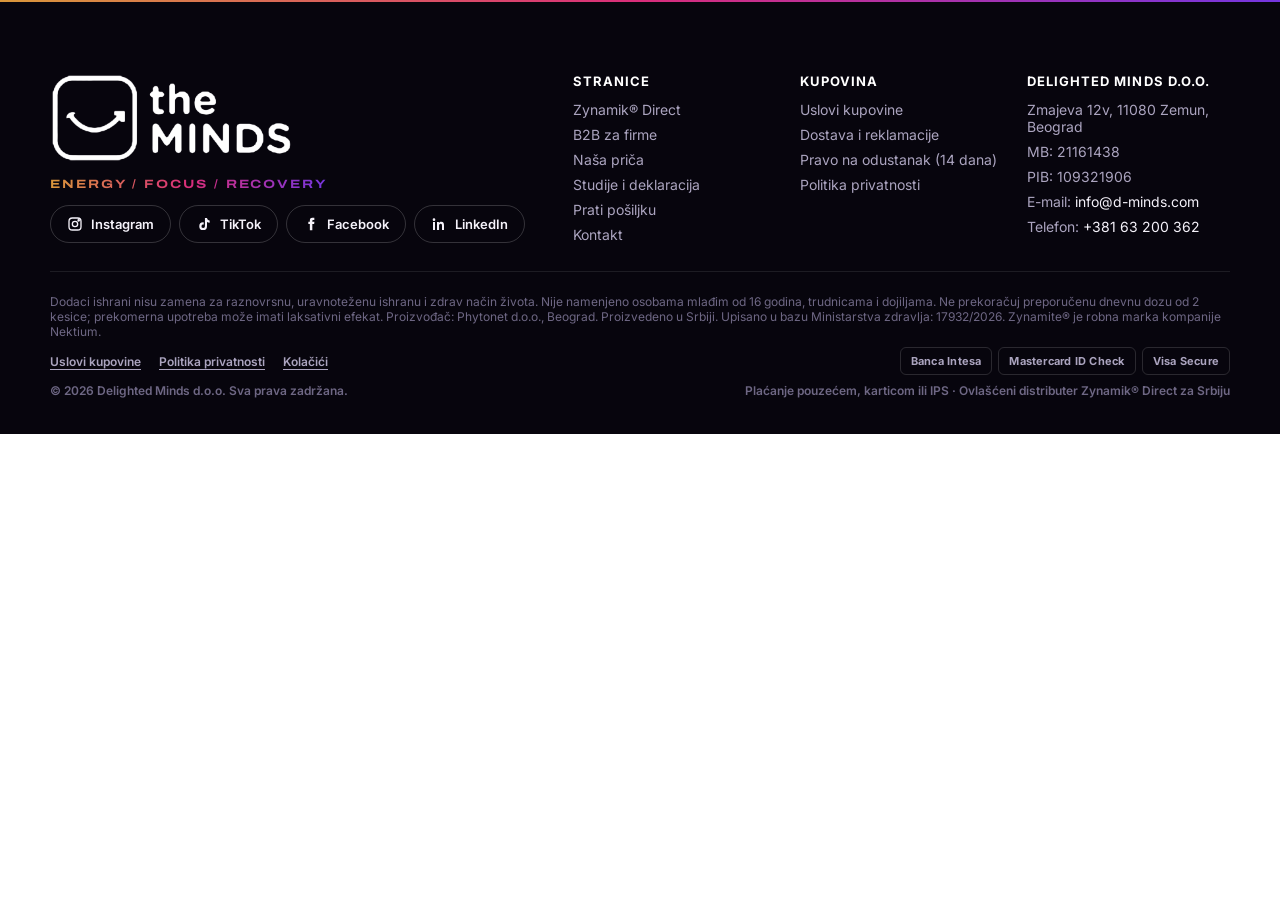
<file: Footer.dc.html>
<!doctype html>
<html lang="sr">
<head>
<meta charset="utf-8">
<title>Footer</title>
<script src="./vendor/react.js"></script>
<script src="./vendor/react-dom.js"></script>
<script src="./support.js"></script>
</head>
<body>
<x-dc>
<helmet>
<link rel="preconnect" href="https://fonts.googleapis.com">
<link href="https://fonts.googleapis.com/css2?family=Inter:wght@400;500;600;700;800&amp;family=Archivo:wdth,wght@62..125,300..900&amp;display=swap" rel="stylesheet">
<link rel="stylesheet" href="./responsive.css">
<style>
body{margin:0}
</style>
</helmet>
<footer style="background: #07050D; color: #ABA4BF; font-family: Inter, system-ui, sans-serif; padding: 72px 24px 36px; border-top: 1px solid rgba(255,255,255,0.09); position: relative">
<div aria-hidden="true" style="position: absolute; top: -1px; left: 0; right: 0; height: 2px; background: linear-gradient(100deg,#D9973A,#D92D7A 50%,#7436E0)"></div>
<div style="max-width: 1180px; margin: 0 auto; display: flex; flex-direction: column; gap: 28px">
<div class="ftr-top">
<div class="ftr-brand">
<a href="Main.dc.html" aria-label="TheMinds, početna"><img class="ftr-logo-img" src="assets/theminds-logo.png" alt="TheMinds" width="1476" height="544"></a>
<div style="font-family: Archivo, sans-serif; font-stretch: 125%; font-size: 12px; font-weight: 700; letter-spacing: 0.16em; text-transform: uppercase; background: linear-gradient(100deg,#D9973A,#D92D7A 50%,#7436E0); -webkit-background-clip: text; background-clip: text; color: transparent; max-width: max-content">Energy / Focus / Recovery</div>
<div style="display: flex; gap: 8px; flex-wrap: wrap">
<a href="https://www.instagram.com/zynamik_global/" target="_blank" rel="noopener noreferrer" aria-label="Zynamik na Instagramu (otvara se u novom tabu)" class="soc" style="display: inline-flex; align-items: center; gap: 8px; color: #F5F2FA; font-size: 13px; font-weight: 600; padding: 10px 16px; border: 1px solid rgba(255,255,255,0.18); border-radius: 999px; text-decoration: none"><svg width="16" height="16" viewBox="0 0 24 24" fill="none" stroke="currentColor" stroke-width="2"><rect x="3" y="3" width="18" height="18" rx="5"></rect><circle cx="12" cy="12" r="4"></circle><circle cx="17.5" cy="6.5" r="1" fill="currentColor"></circle></svg>Instagram</a>
<a href="https://www.tiktok.com/@zynamik" target="_blank" rel="noopener noreferrer" aria-label="Zynamik na TikToku (otvara se u novom tabu)" class="soc" style="display: inline-flex; align-items: center; gap: 8px; color: #F5F2FA; font-size: 13px; font-weight: 600; padding: 10px 16px; border: 1px solid rgba(255,255,255,0.18); border-radius: 999px; text-decoration: none"><svg width="16" height="16" viewBox="0 0 24 24" fill="currentColor"><path d="M16.5 3c.4 2.2 1.8 3.6 4 3.9v3.2c-1.5 0-2.9-.4-4-1.1v6.3a5.8 5.8 0 1 1-5.8-5.8c.3 0 .6 0 .9.1v3.3a2.6 2.6 0 1 0 1.8 2.4V3h3.1z"></path></svg>TikTok</a>
<a href="https://www.facebook.com/profile.php?id=61592592637707" target="_blank" rel="noopener noreferrer" aria-label="Zynamik na Facebooku (otvara se u novom tabu)" class="soc" style="display: inline-flex; align-items: center; gap: 8px; color: #F5F2FA; font-size: 13px; font-weight: 600; padding: 10px 16px; border: 1px solid rgba(255,255,255,0.18); border-radius: 999px; text-decoration: none"><svg width="16" height="16" viewBox="0 0 24 24" fill="currentColor"><path d="M14 8.5V7c0-.8.5-1 .9-1H17V2.5h-3c-3 0-3.7 2.2-3.7 3.7v2.3H8V12h2.3v9.5H14V12h2.7l.4-3.5H14z"></path></svg>Facebook</a>
<a href="https://www.linkedin.com/company/zynamik-by-dminds/" target="_blank" rel="noopener noreferrer" aria-label="Zynamik na LinkedInu (otvara se u novom tabu)" class="soc" style="display: inline-flex; align-items: center; gap: 8px; color: #F5F2FA; font-size: 13px; font-weight: 600; padding: 10px 16px; border: 1px solid rgba(255,255,255,0.18); border-radius: 999px; text-decoration: none"><svg width="16" height="16" viewBox="0 0 24 24" fill="currentColor"><path d="M4.5 3.5a2 2 0 1 1 0 4 2 2 0 0 1 0-4zM3 9h3v12H3zM9 9h2.9v1.7c.5-.9 1.7-1.9 3.4-1.9 3.6 0 4.2 2.3 4.2 5.4V21h-3v-6c0-1.4 0-3.3-2-3.3s-2.4 1.6-2.4 3.2V21H9z"></path></svg>LinkedIn</a>
</div>
</div>
<div class="ftr-cols">
<div style="display: flex; flex-direction: column; gap: 8px"><strong style="font-size: 13px; color: #FFFFFF; letter-spacing: 0.08em; text-transform: uppercase; margin-bottom: 4px">Stranice</strong><a href="Main.dc.html" style="color: #ABA4BF; text-decoration: none">Zynamik® Direct</a><a href="B2B.dc.html" style="color: #ABA4BF; text-decoration: none">B2B za firme</a><a href="NasaPrica.dc.html" style="color: #ABA4BF; text-decoration: none">Naša priča</a><a href="Studije.dc.html" style="color: #ABA4BF; text-decoration: none">Studije i deklaracija</a><a href="PratiPosiljku.dc.html" style="color: #ABA4BF; text-decoration: none">Prati pošiljku</a><a href="Kontakt.dc.html" style="color: #ABA4BF; text-decoration: none">Kontakt</a></div>
<div style="display: flex; flex-direction: column; gap: 8px"><strong style="font-size: 13px; color: #FFFFFF; letter-spacing: 0.08em; text-transform: uppercase; margin-bottom: 4px">Kupovina</strong><a href="Uslovi.dc.html" style="color: #ABA4BF; text-decoration: none">Uslovi kupovine</a><a href="Uslovi.dc.html#isporuka-proizvoda" style="color: #ABA4BF; text-decoration: none">Dostava i reklamacije</a><a href="Uslovi.dc.html#pravo-potrosaca-na-odustanak-od-ugovora" style="color: #ABA4BF; text-decoration: none">Pravo na odustanak (14 dana)</a><a href="Privatnost.dc.html" style="color: #ABA4BF; text-decoration: none">Politika privatnosti</a></div>
<div style="display: flex; flex-direction: column; gap: 8px"><strong style="font-size: 13px; color: #FFFFFF; letter-spacing: 0.08em; text-transform: uppercase; margin-bottom: 4px">Delighted Minds d.o.o.</strong><span>Zmajeva 12v, 11080 Zemun, Beograd</span><span>MB: 21161438</span><span>PIB: 109321906</span><span>E-mail: <a href="mailto:info@d-minds.com" style="color: #F5F2FA; text-decoration: none">info@d-minds.com</a></span><span>Telefon: <a href="tel:+38163200362" style="color: #F5F2FA; text-decoration: none">+381 63 200 362</a></span></div>
</div>
</div>
<div style="border-top: 1px solid rgba(255,255,255,0.09); padding-top: 22px; color: #6E6784; display: flex; flex-direction: column; gap: 8px; font-size: 12px">
<p style="margin: 0">Dodaci ishrani nisu zamena za raznovrsnu, uravnoteženu ishranu i zdrav način života. Nije namenjeno osobama mlađim od 16 godina, trudnicama i dojiljama. Ne prekoračuj preporučenu dnevnu dozu od 2 kesice; prekomerna upotreba može imati laksativni efekat. Proizvođač: Phytonet d.o.o., Beograd. Proizvedeno u Srbiji. Upisano u bazu Ministarstva zdravlja: 17932/2026. Zynamite® je robna marka kompanije Nektium.</p>
<div class="ftr-legal" style="display: flex; justify-content: space-between; align-items: center; gap: 12px 20px; flex-wrap: wrap; font-weight: 600"><nav aria-label="Pravne informacije" style="display: flex; gap: 6px 18px; flex-wrap: wrap"><a href="Uslovi.dc.html" style="color: #ABA4BF; text-decoration: underline; text-underline-offset: 3px">Uslovi kupovine</a><a href="Privatnost.dc.html" style="color: #ABA4BF; text-decoration: underline; text-underline-offset: 3px">Politika privatnosti</a><a href="Privatnost.dc.html#kolacici-cookies" style="color: #ABA4BF; text-decoration: underline; text-underline-offset: 3px">Kolačići</a></nav><div style="display: flex; gap: 6px; flex-wrap: wrap"><a href="https://www.bancaintesa.rs/" target="_blank" rel="noopener noreferrer" style="display: inline-flex; align-items: center; height: 26px; padding: 0 10px; border: 1px solid rgba(255,255,255,0.14); border-radius: 6px; color: #ABA4BF; text-decoration: none; font-size: 11px; font-weight: 700; letter-spacing: 0.02em">Banca Intesa</a><a href="https://www.mastercard.rs/sr-rs/korisnici/pronadite-karticu.html" target="_blank" rel="noopener noreferrer" style="display: inline-flex; align-items: center; height: 26px; padding: 0 10px; border: 1px solid rgba(255,255,255,0.14); border-radius: 6px; color: #ABA4BF; text-decoration: none; font-size: 11px; font-weight: 700; letter-spacing: 0.02em">Mastercard ID Check</a><a href="https://rs.visa.com/pay-with-visa/security-and-assistance/protected-everywhere.html" target="_blank" rel="noopener noreferrer" style="display: inline-flex; align-items: center; height: 26px; padding: 0 10px; border: 1px solid rgba(255,255,255,0.14); border-radius: 6px; color: #ABA4BF; text-decoration: none; font-size: 11px; font-weight: 700; letter-spacing: 0.02em">Visa Secure</a></div></div>
<div style="display: flex; justify-content: space-between; gap: 8px 20px; flex-wrap: wrap; font-weight: 600"><span>© 2026 Delighted Minds d.o.o. Sva prava zadržana.</span><span>Plaćanje pouzećem, karticom ili IPS · Ovlašćeni distributer Zynamik® Direct za Srbiju</span></div>
</div>
</div>
</footer>
</x-dc>
<script type="text/x-dc" data-dc-script data-props='{"$preview":{"width":1440,"height":480}}'>
class Component extends DCLogic {
  renderVals() { return {}; }
}
</script>
</body>
</html>
</file>
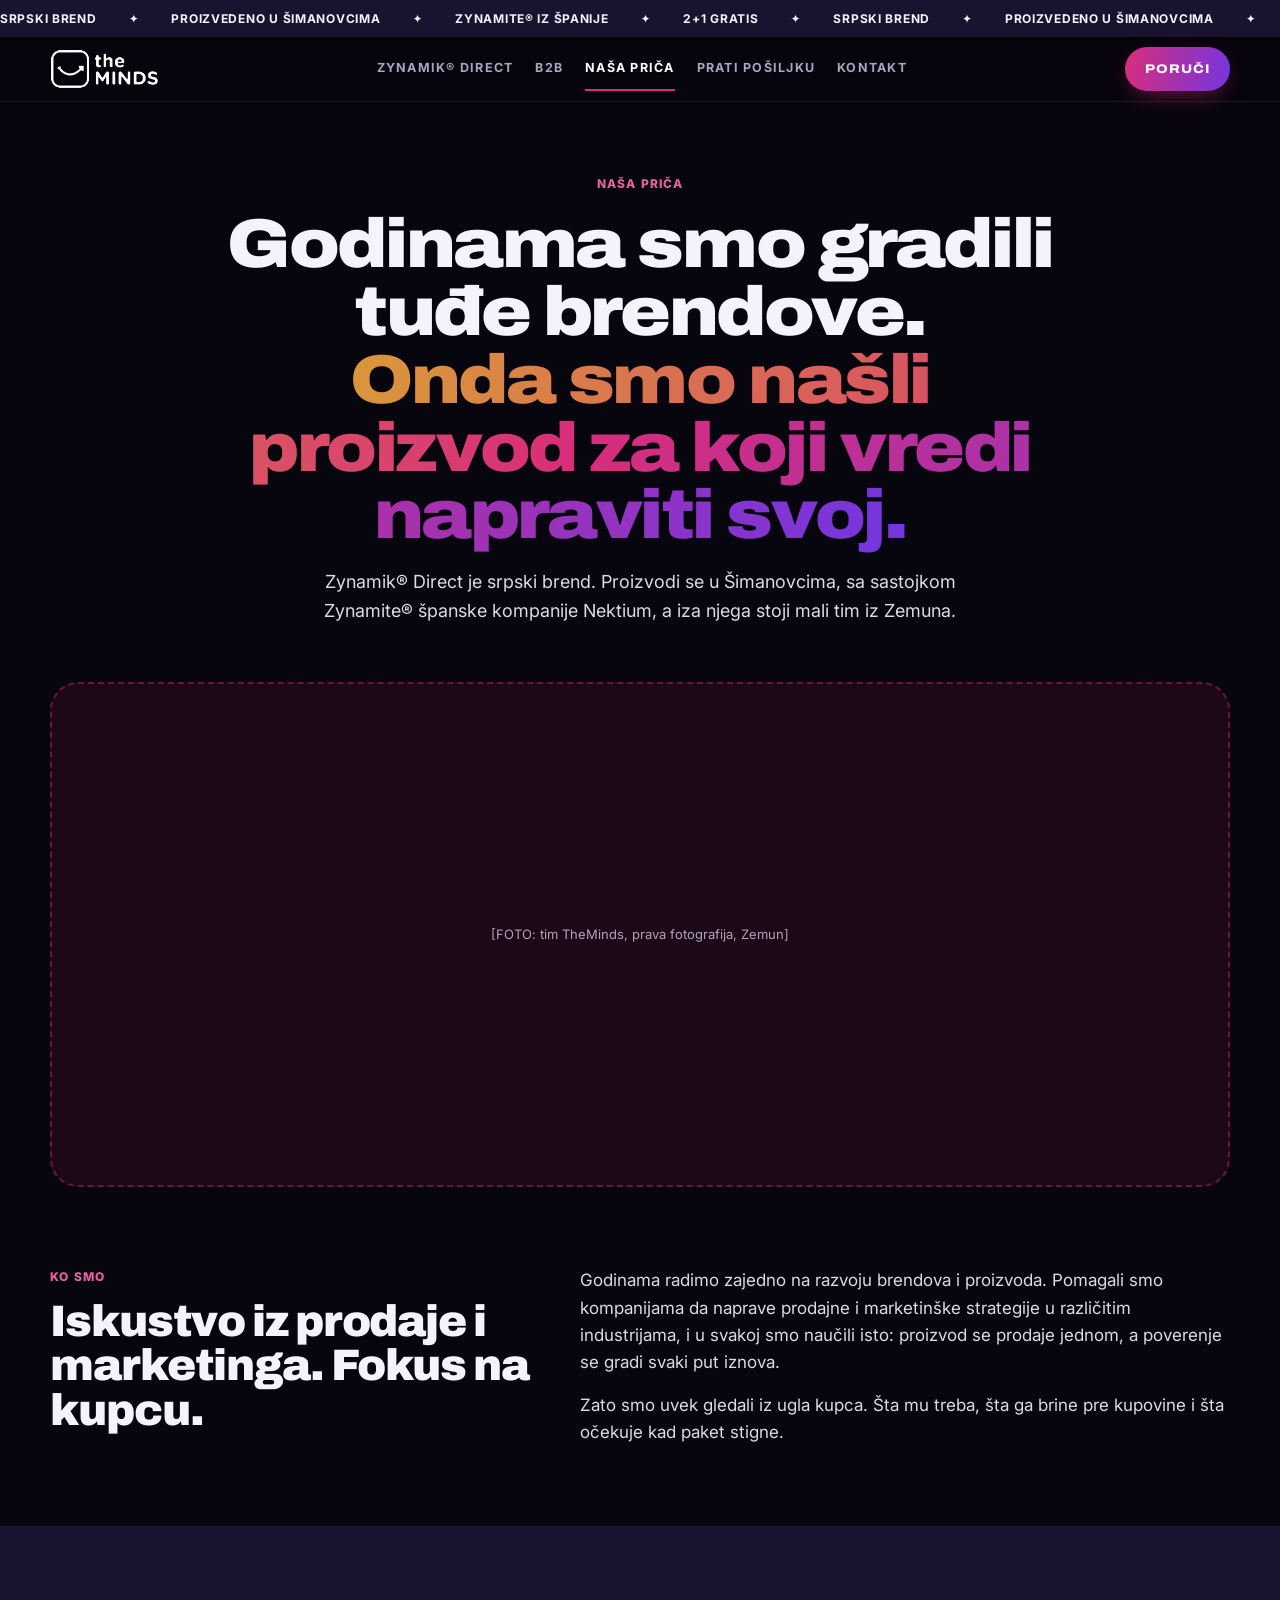
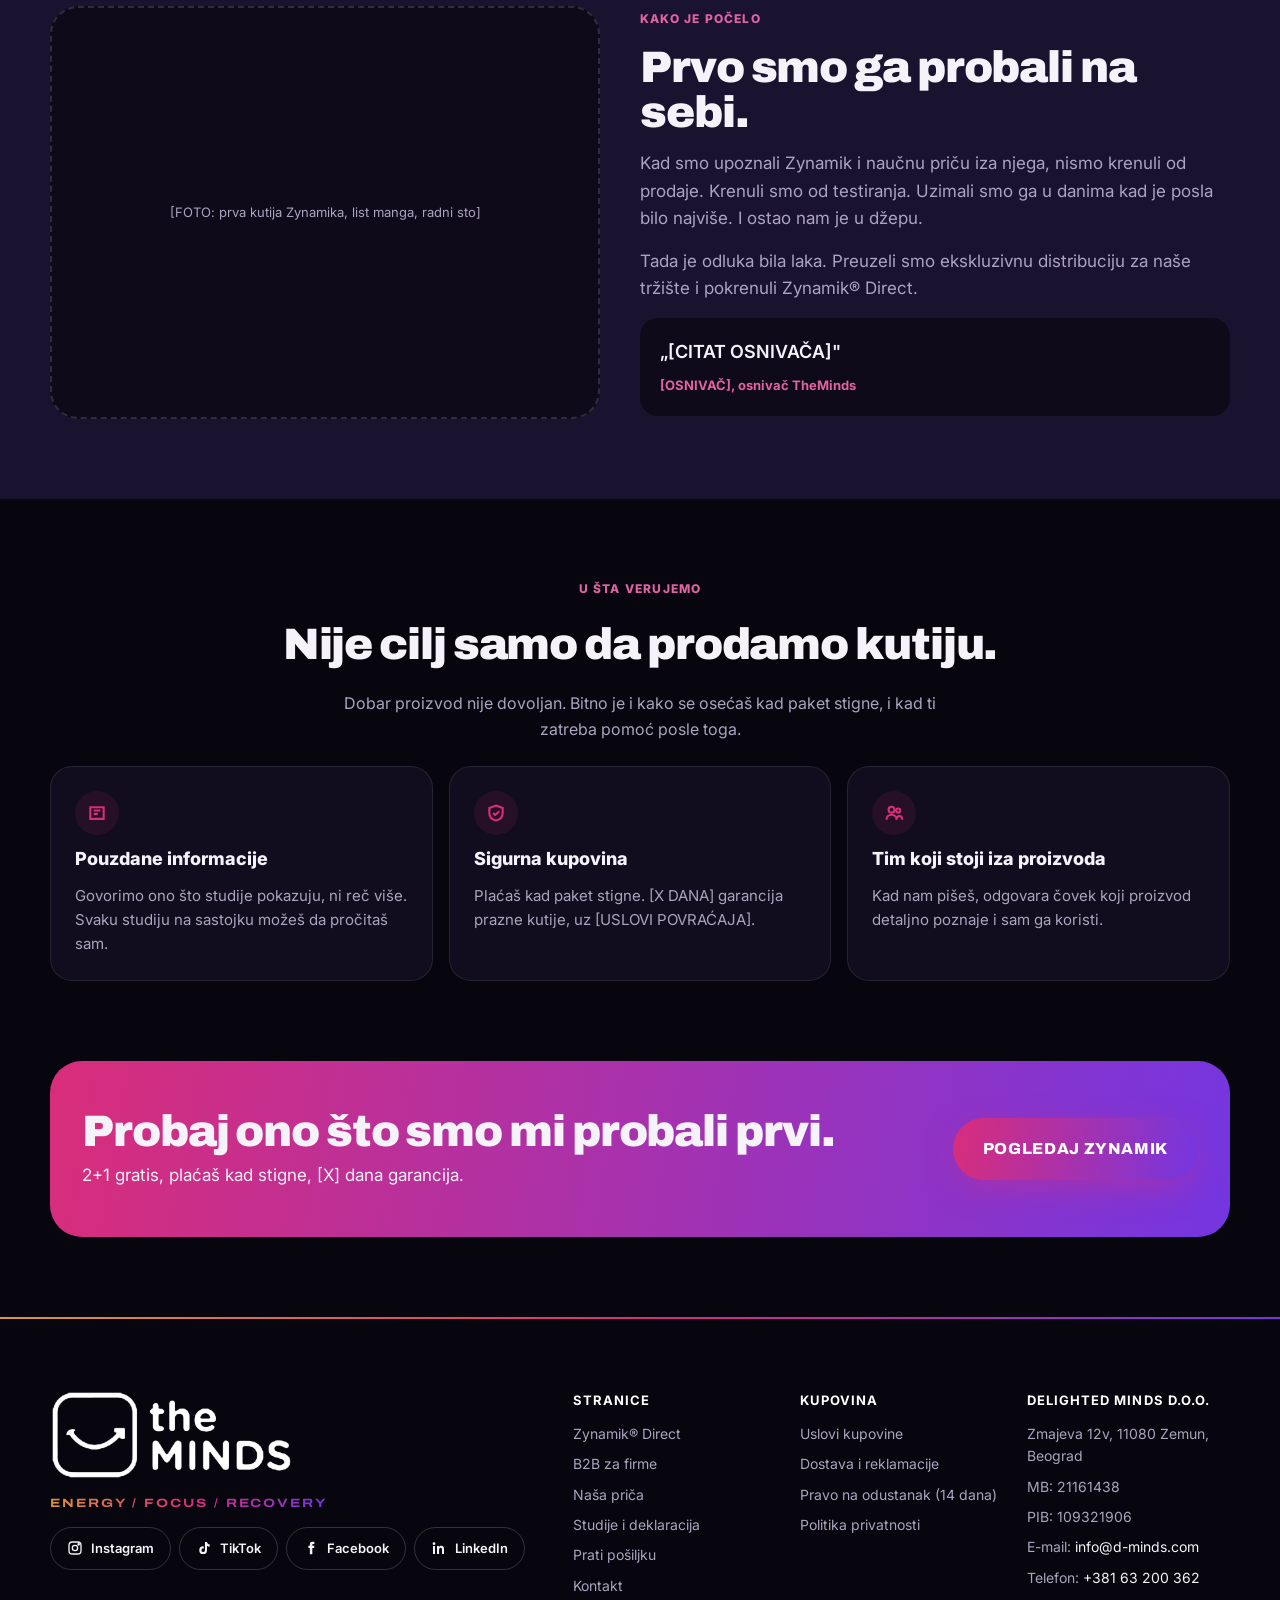
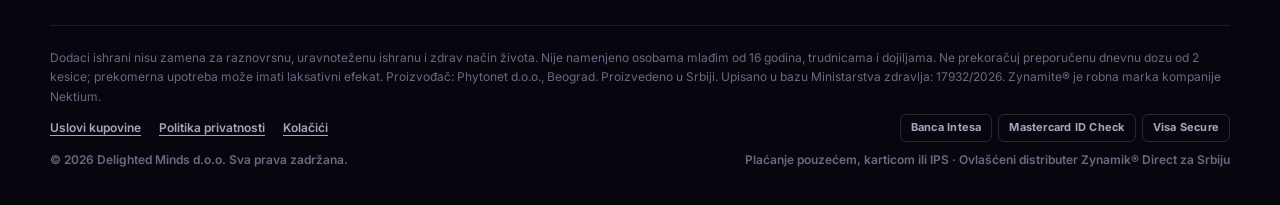
<file: NasaPrica.dc.html>
<!doctype html>
<html lang="sr">
<head>
<meta charset="utf-8">
<meta name="viewport" content="width=device-width, initial-scale=1">
<meta name="description" content="Ko stoji iza Zynamik® Direct: tim TheMinds iz Zemuna i zašto smo preuzeli ekskluzivnu distribuciju za naše tržište.">
<title>Zynamik Direct — naša priča</title>
<script src="./vendor/react.js"></script>
<script src="./vendor/react-dom.js"></script>
<script src="./support.js"></script>
<script src="./zd-track.js" defer></script>
</head>
<body>
<x-dc>
<helmet>
<link rel="preconnect" href="https://fonts.googleapis.com">
<link href="https://fonts.googleapis.com/css2?family=Inter:wght@400;500;600;700;800&amp;family=Archivo:wdth,wght@62..125,300..900&amp;display=swap" rel="stylesheet">
<style>
body{margin:0;background:#07050D}
a{color:#F5F2FA}a:hover{color:#ABA4BF}
.cta{display:inline-flex;align-items:center;justify-content:center;gap:10px;background:#1A1330;color:#F5F2FA;text-decoration:none;font-family:Archivo,sans-serif;font-weight:800;font-size:16px;letter-spacing:0.04em;text-transform:uppercase;padding:18px 30px;border-radius:999px;min-height:52px;box-sizing:border-box}
.cta:hover{background:#241A40;color:#F5F2FA}
.cta.alt{background:linear-gradient(100deg,#D92D7A,#7436E0);color:#F5F2FA}
.cta.alt:hover{background:linear-gradient(100deg,#E64A8E,#8650EA);color:#F5F2FA}
.cta:focus-visible{outline:3px solid #D92D7A;outline-offset:3px}
.eyebrow{font-size:12px;font-weight:800;letter-spacing:0.1em;text-transform:uppercase;color:#E063A3}
.h2{margin:0;font-family:Archivo,sans-serif;font-weight:900;font-size:clamp(30px,3.6vw,44px);line-height:1.02;letter-spacing:-0.025em}
.ph{border:2px dashed rgba(255,255,255,0.22);border-radius:24px;display:flex;align-items:center;justify-content:center;text-align:center;color:#ABA4BF;font-size:13px;padding:16px;box-sizing:border-box;background:#100B1B}
.ph.dark{background:#0F0A19;border-color:rgba(255,255,255,0.14);color:#ABA4BF}
@keyframes tick{from{transform:translateX(0)}to{transform:translateX(-50%)}}
.track{display:flex;width:max-content;animation:tick 60s linear infinite}
.track > span{display:flex;gap:32px;padding-right:32px;flex:none}

/* tema: paleta sa pakovanja */
body{background:#07050D;color:#F5F2FA;-webkit-font-smoothing:antialiased}
::selection{background:#D92D7A;color:#fff}
.cta{background:linear-gradient(100deg,#D92D7A,#7436E0);color:#FFFFFF;box-shadow:0 10px 36px -10px rgba(217,45,122,0.6)}
.cta:hover{background:linear-gradient(100deg,#E64A8E,#8650EA);color:#FFFFFF}
[style*="Archivo"]{font-stretch:112%}
input::placeholder,textarea::placeholder{color:#6E6784}
</style>
</helmet>
<div style="background: #07050D; color: #F5F2FA; font-family: Inter, system-ui, sans-serif; font-size: 16px; line-height: 1.6; min-height: 100vh">

<div style="background: #1A1330; color: #F5F2FA; overflow: hidden; font-size: 12px; font-weight: 700; letter-spacing: 0.06em; padding: 9px 0; text-transform: uppercase; white-space: nowrap">
<div class="track"><span><span>Srpski brend</span><span>✦</span><span>Proizvedeno u Šimanovcima</span><span>✦</span><span>Zynamite® iz Španije</span><span>✦</span><span>2+1 gratis</span><span>✦</span><span>Srpski brend</span><span>✦</span><span>Proizvedeno u Šimanovcima</span><span>✦</span><span>Zynamite® iz Španije</span><span>✦</span><span>2+1 gratis</span><span>✦</span><span>Srpski brend</span><span>✦</span><span>Proizvedeno u Šimanovcima</span><span>✦</span><span>Zynamite® iz Španije</span><span>✦</span><span>2+1 gratis</span><span>✦</span><span>Srpski brend</span><span>✦</span><span>Proizvedeno u Šimanovcima</span><span>✦</span><span>Zynamite® iz Španije</span><span>✦</span><span>2+1 gratis</span><span>✦</span></span><span aria-hidden="true"><span>Srpski brend</span><span>✦</span><span>Proizvedeno u Šimanovcima</span><span>✦</span><span>Zynamite® iz Španije</span><span>✦</span><span>2+1 gratis</span><span>✦</span><span>Srpski brend</span><span>✦</span><span>Proizvedeno u Šimanovcima</span><span>✦</span><span>Zynamite® iz Španije</span><span>✦</span><span>2+1 gratis</span><span>✦</span><span>Srpski brend</span><span>✦</span><span>Proizvedeno u Šimanovcima</span><span>✦</span><span>Zynamite® iz Španije</span><span>✦</span><span>2+1 gratis</span><span>✦</span><span>Srpski brend</span><span>✦</span><span>Proizvedeno u Šimanovcima</span><span>✦</span><span>Zynamite® iz Španije</span><span>✦</span><span>2+1 gratis</span><span>✦</span></span></div>
</div>
<dc-import name="Header" active="prica" hint-size="100%,66px"></dc-import>

<!-- HERO -->
<section style="max-width: 1180px; margin: 0 auto; padding: 72px 24px 56px; display: flex; flex-direction: column; gap: 18px; align-items: center; text-align: center">
<span class="eyebrow">Naša priča</span>
<h1 style="margin: 0; font-family: Archivo, sans-serif; font-weight: 900; font-size: clamp(38px, 5.4vw, 72px); line-height: 0.98; letter-spacing: -0.035em; max-width: 900px">Godinama smo gradili tuđe brendove.<br><span style="background: linear-gradient(100deg,#D9973A 0%,#D92D7A 48%,#7436E0 100%); -webkit-background-clip: text; background-clip: text; color: transparent">Onda smo našli proizvod za koji vredi napraviti svoj.</span></h1>
<p style="margin: 0; font-size: 18px; color: #DED8EA; max-width: 640px">Zynamik® Direct je srpski brend. Proizvodi se u Šimanovcima, sa sastojkom Zynamite® španske kompanije Nektium, a iza njega stoji mali tim iz Zemuna.</p>
</section>
<div style="max-width: 1180px; margin: 0 auto; padding: 0 24px">
<div class="ph" style="aspect-ratio: 21 / 9; border-radius: 28px; background: rgba(217,45,122,0.10); border-color: rgba(217,45,122,0.4)">[FOTO: tim TheMinds, prava fotografija, Zemun]</div>
</div>

<!-- KO SMO -->
<section style="max-width: 1180px; margin: 0 auto; padding: 80px 24px; display: flex; flex-wrap: wrap; gap: 40px; align-items: flex-start">
<div style="flex: 1 1 360px; min-width: 0; display: flex; flex-direction: column; gap: 12px">
<span class="eyebrow">Ko smo</span>
<h2 class="h2">Iskustvo iz prodaje i marketinga. Fokus na kupcu.</h2>
</div>
<div style="flex: 1 1 520px; min-width: 0; display: flex; flex-direction: column; gap: 16px; font-size: 17px; color: #DED8EA">
<p style="margin: 0">Godinama radimo zajedno na razvoju brendova i proizvoda. Pomagali smo kompanijama da naprave prodajne i marketinške strategije u različitim industrijama, i u svakoj smo naučili isto: proizvod se prodaje jednom, a poverenje se gradi svaki put iznova.</p>
<p style="margin: 0">Zato smo uvek gledali iz ugla kupca. Šta mu treba, šta ga brine pre kupovine i šta očekuje kad paket stigne.</p>
</div>
</section>

<!-- KAKO SMO NAŠLI ZYNAMIK -->
<section style="background: #1A1330; color: #F5F2FA; padding: 80px 24px">
<div style="max-width: 1180px; margin: 0 auto; display: flex; flex-wrap: wrap; gap: 40px; align-items: center">
<div class="ph dark" style="flex: 1 1 420px; aspect-ratio: 4 / 3; border-radius: 28px">[FOTO: prva kutija Zynamika, list manga, radni sto]</div>
<div style="flex: 1 1 460px; min-width: 0; display: flex; flex-direction: column; gap: 16px">
<span class="eyebrow" style="color: #E063A3">Kako je počelo</span>
<h2 class="h2">Prvo smo ga probali na sebi.</h2>
<p style="margin: 0; color: #ABA4BF; font-size: 17px">Kad smo upoznali Zynamik i naučnu priču iza njega, nismo krenuli od prodaje. Krenuli smo od testiranja. Uzimali smo ga u danima kad je posla bilo najviše. I ostao nam je u džepu.</p>
<p style="margin: 0; color: #ABA4BF; font-size: 17px">Tada je odluka bila laka. Preuzeli smo ekskluzivnu distribuciju za naše tržište i pokrenuli Zynamik® Direct.</p>
<div style="border-left: 0; background: #0F0A19; border-radius: 18px; padding: 20px; display: flex; flex-direction: column; gap: 8px">
<p style="margin: 0; font-size: 18px; font-weight: 600; color: #F5F2FA">„[CITAT OSNIVAČA]"</p>
<span style="font-size: 13px; font-weight: 700; color: #E063A3">[OSNIVAČ], osnivač TheMinds</span>
</div>
</div>
</div>
</section>

<!-- U ŠTA VERUJEMO -->
<section style="max-width: 1180px; margin: 0 auto; padding: 80px 24px; display: flex; flex-direction: column; gap: 24px; align-items: center; text-align: center">
<span class="eyebrow">U šta verujemo</span>
<h2 class="h2">Nije cilj samo da prodamo kutiju.</h2>
<p style="margin: 0; color: #ABA4BF; max-width: 640px">Dobar proizvod nije dovoljan. Bitno je i kako se osećaš kad paket stigne, i kad ti zatreba pomoć posle toga.</p>
<div style="width: 100%; display: grid; grid-template-columns: repeat(auto-fit, minmax(260px, 1fr)); gap: 16px; text-align: left">
<div style="background: #120D1E; border: 1px solid rgba(255,255,255,0.09); border-radius: 22px; padding: 24px; display: flex; flex-direction: column; gap: 10px"><span aria-hidden="true" style="width: 44px; height: 44px; border-radius: 999px; background: rgba(217,45,122,0.10); display: flex; align-items: center; justify-content: center"><svg width="20" height="20" viewBox="0 0 24 24" fill="none" stroke="#D92D7A" stroke-width="2.5"><path d="M4 5h16v14H4z"></path><path d="M8 9h8M8 13h5"></path></svg></span><h3 style="margin: 0; font-size: 18px; font-weight: 800">Pouzdane informacije</h3><p style="margin: 0; font-size: 15px; color: #ABA4BF">Govorimo ono što studije pokazuju, ni reč više. Svaku studiju na sastojku možeš da pročitaš sam.</p></div>
<div style="background: #120D1E; border: 1px solid rgba(255,255,255,0.09); border-radius: 22px; padding: 24px; display: flex; flex-direction: column; gap: 10px"><span aria-hidden="true" style="width: 44px; height: 44px; border-radius: 999px; background: rgba(217,45,122,0.10); display: flex; align-items: center; justify-content: center"><svg width="20" height="20" viewBox="0 0 24 24" fill="none" stroke="#D92D7A" stroke-width="2.5"><path d="M12 3l8 3v6c0 5-3.5 8-8 9-4.5-1-8-4-8-9V6z"></path><path d="M8.5 12l2.5 2.5L16 10"></path></svg></span><h3 style="margin: 0; font-size: 18px; font-weight: 800">Sigurna kupovina</h3><p style="margin: 0; font-size: 15px; color: #ABA4BF">Plaćaš kad paket stigne. [X DANA] garancija prazne kutije, uz [USLOVI POVRAĆAJA].</p></div>
<div style="background: #120D1E; border: 1px solid rgba(255,255,255,0.09); border-radius: 22px; padding: 24px; display: flex; flex-direction: column; gap: 10px"><span aria-hidden="true" style="width: 44px; height: 44px; border-radius: 999px; background: rgba(217,45,122,0.10); display: flex; align-items: center; justify-content: center"><svg width="20" height="20" viewBox="0 0 24 24" fill="none" stroke="#D92D7A" stroke-width="2.5"><circle cx="9" cy="8" r="3.5"></circle><circle cx="17" cy="9" r="2.5"></circle><path d="M3 20c0-3.5 2.7-6 6-6s6 2.5 6 6M15 20c0-2.5 1.3-4.5 3.5-4.5S22 17 22 20"></path></svg></span><h3 style="margin: 0; font-size: 18px; font-weight: 800">Tim koji stoji iza proizvoda</h3><p style="margin: 0; font-size: 15px; color: #ABA4BF">Kad nam pišeš, odgovara čovek koji proizvod detaljno poznaje i sam ga koristi.</p></div>
</div>
</section>

<!-- CTA -->
<section style="padding: 0 24px 80px">
<div style="max-width: 1180px; margin: 0 auto; background: linear-gradient(100deg,#D92D7A,#7436E0); border-radius: 32px; padding: 48px 32px; display: flex; flex-wrap: wrap; gap: 24px; align-items: center; justify-content: space-between; box-sizing: border-box">
<div style="flex: 1 1 420px; min-width: 0; display: flex; flex-direction: column; gap: 8px">
<h2 class="h2">Probaj ono što smo mi probali prvi.</h2>
<p style="margin: 0; font-size: 17px">2+1 gratis, plaćaš kad stigne, [X] dana garancija.</p>
</div>
<a href="Main.dc.html" class="cta">Pogledaj Zynamik</a>
</div>
</section>

<dc-import name="Footer" hint-size="100%,480px"></dc-import>
</div>
</x-dc>
<script type="text/x-dc" data-dc-script data-props='{"$preview":{"width":1440,"height":3300}}'>
class Component extends DCLogic {
  renderVals() { return {}; }
}
</script>
</body>
</html>
</file>
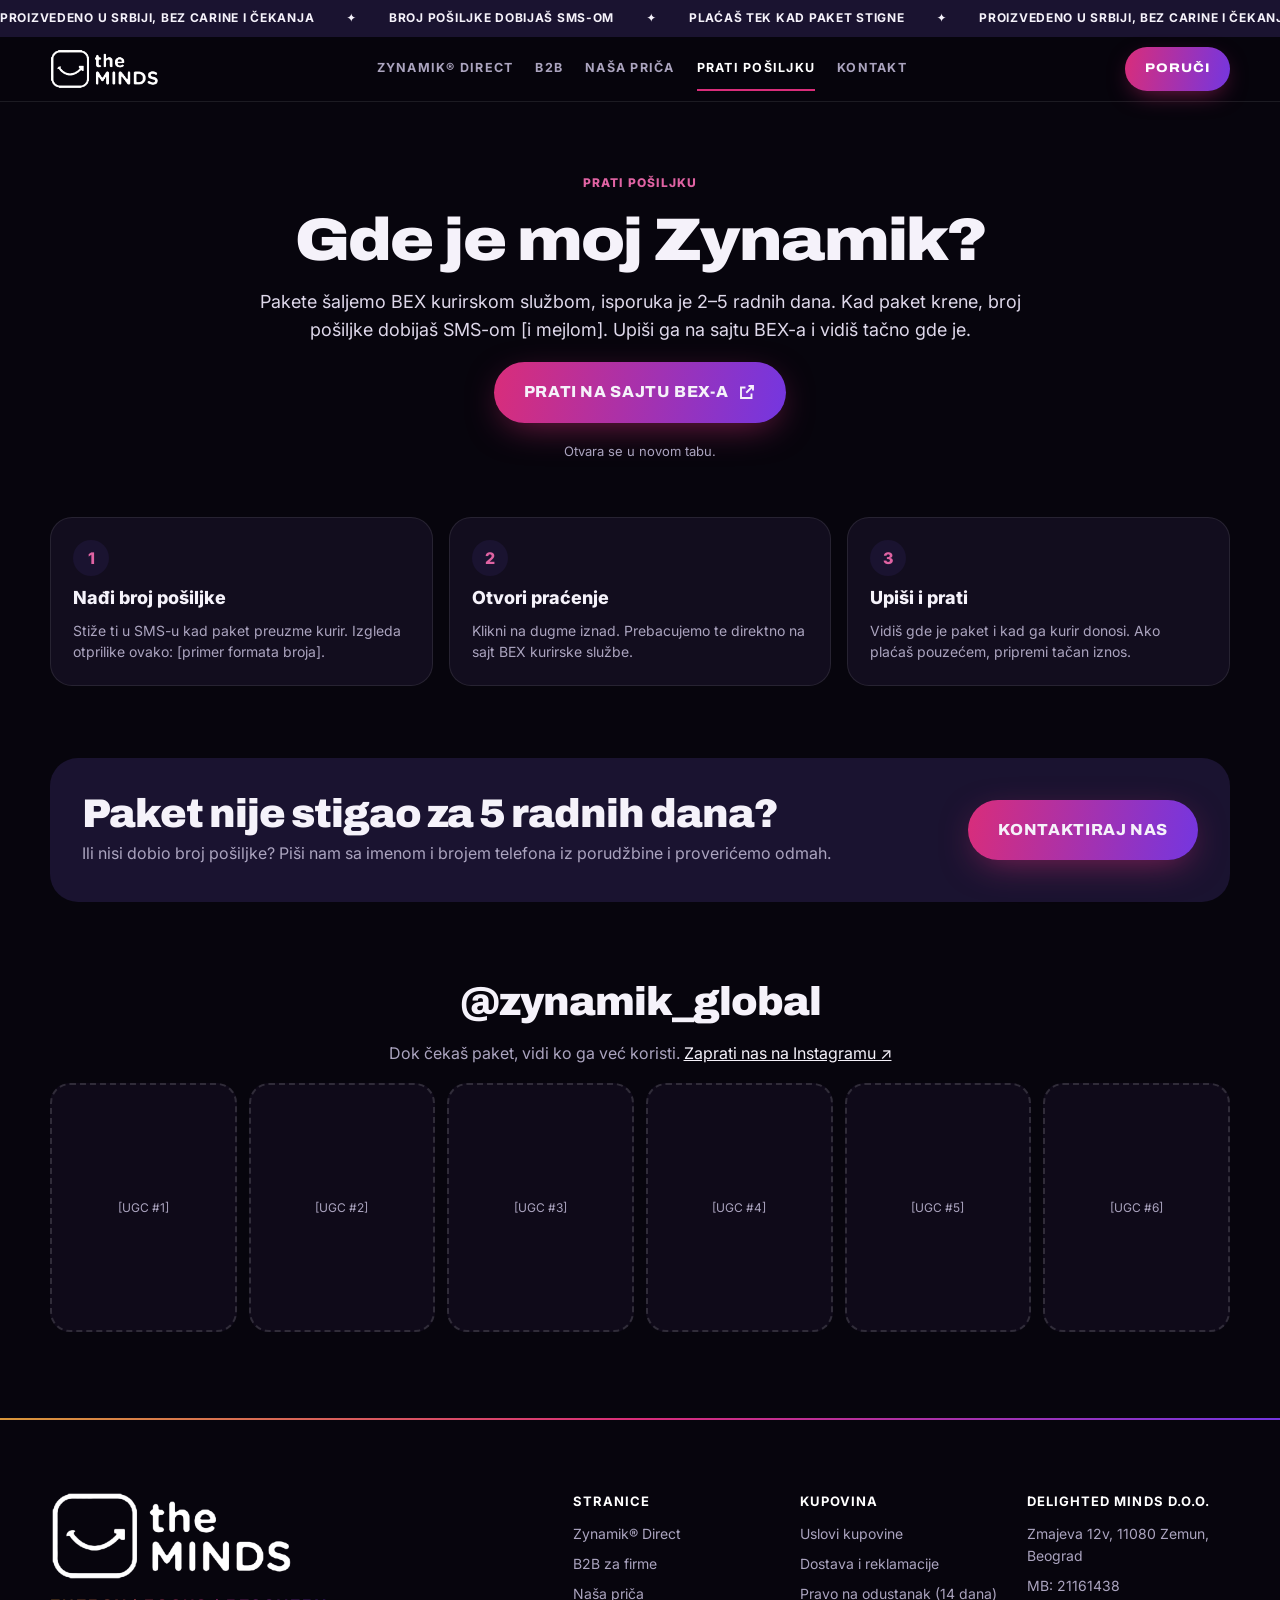
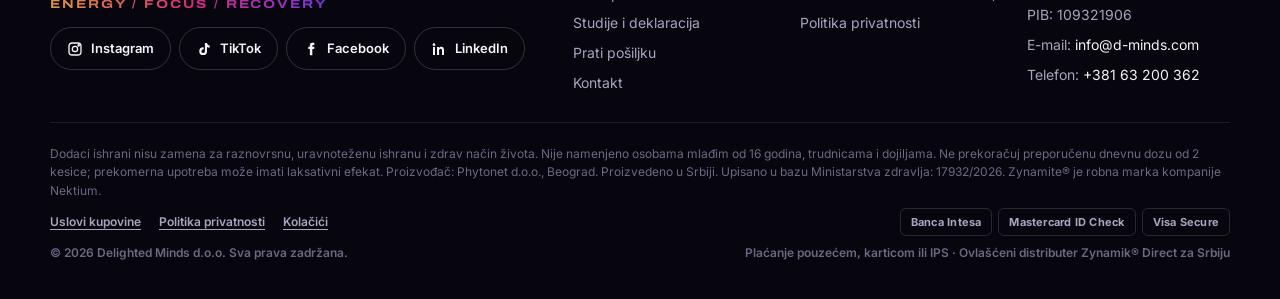
<file: PratiPosiljku.dc.html>
<!doctype html>
<html lang="sr">
<head>
<meta charset="utf-8">
<meta name="viewport" content="width=device-width, initial-scale=1">
<meta name="description" content="Prati svoju Zynamik® Direct pošiljku preko BEX kurirske službe.">
<title>Zynamik Direct — prati pošiljku</title>
<script src="./vendor/react.js"></script>
<script src="./vendor/react-dom.js"></script>
<script src="./support.js"></script>
<script src="./zd-track.js" defer></script>
</head>
<body>
<x-dc>
<helmet>
<link rel="preconnect" href="https://fonts.googleapis.com">
<link href="https://fonts.googleapis.com/css2?family=Inter:wght@400;500;600;700;800&amp;family=Archivo:wdth,wght@62..125,300..900&amp;display=swap" rel="stylesheet">
<style>
body{margin:0;background:#07050D}
a{color:#F5F2FA}a:hover{color:#ABA4BF}
.cta{display:inline-flex;align-items:center;justify-content:center;gap:10px;background:#1A1330;color:#F5F2FA;text-decoration:none;font-family:Archivo,sans-serif;font-weight:800;font-size:16px;letter-spacing:0.04em;text-transform:uppercase;padding:18px 30px;border-radius:999px;min-height:52px;box-sizing:border-box}
.cta:hover{background:#241A40;color:#F5F2FA}
.cta.alt{background:linear-gradient(100deg,#D92D7A,#7436E0);color:#F5F2FA}
.cta.alt:hover{background:linear-gradient(100deg,#E64A8E,#8650EA);color:#F5F2FA}
.cta:focus-visible{outline:3px solid #D92D7A;outline-offset:3px}
.eyebrow{font-size:12px;font-weight:800;letter-spacing:0.1em;text-transform:uppercase;color:#E063A3}
.h2{margin:0;font-family:Archivo,sans-serif;font-weight:900;font-size:clamp(28px,3.2vw,40px);line-height:1.02;letter-spacing:-0.025em}
.ph{border:2px dashed rgba(255,255,255,0.22);border-radius:20px;display:flex;align-items:center;justify-content:center;text-align:center;color:#ABA4BF;font-size:12px;padding:12px;box-sizing:border-box;background:#100B1B}
.ph.dark{background:#0F0A19;border-color:rgba(255,255,255,0.14);color:#ABA4BF}
@keyframes tick{from{transform:translateX(0)}to{transform:translateX(-50%)}}
.track{display:flex;width:max-content;animation:tick 60s linear infinite}
.track > span{display:flex;gap:32px;padding-right:32px;flex:none}
.strip{display:grid;grid-auto-flow:column;grid-auto-columns:minmax(170px,1fr);gap:12px;overflow-x:auto;padding-bottom:6px}

/* tema: paleta sa pakovanja */
body{background:#07050D;color:#F5F2FA;-webkit-font-smoothing:antialiased}
::selection{background:#D92D7A;color:#fff}
.cta{background:linear-gradient(100deg,#D92D7A,#7436E0);color:#FFFFFF;box-shadow:0 10px 36px -10px rgba(217,45,122,0.6)}
.cta:hover{background:linear-gradient(100deg,#E64A8E,#8650EA);color:#FFFFFF}
[style*="Archivo"]{font-stretch:112%}
input::placeholder,textarea::placeholder{color:#6E6784}
</style>
</helmet>
<div style="background: #07050D; color: #F5F2FA; font-family: Inter, system-ui, sans-serif; font-size: 16px; line-height: 1.55; min-height: 100vh">

<div style="background: #1A1330; color: #F5F2FA; overflow: hidden; font-size: 12px; font-weight: 700; letter-spacing: 0.06em; padding: 9px 0; text-transform: uppercase; white-space: nowrap">
<div class="track"><span><span>Proizvedeno u Srbiji, bez carine i čekanja</span><span>✦</span><span>Broj pošiljke dobijaš SMS-om</span><span>✦</span><span>Plaćaš tek kad paket stigne</span><span>✦</span><span>Proizvedeno u Srbiji, bez carine i čekanja</span><span>✦</span><span>Broj pošiljke dobijaš SMS-om</span><span>✦</span><span>Plaćaš tek kad paket stigne</span><span>✦</span><span>Proizvedeno u Srbiji, bez carine i čekanja</span><span>✦</span><span>Broj pošiljke dobijaš SMS-om</span><span>✦</span><span>Plaćaš tek kad paket stigne</span><span>✦</span><span>Proizvedeno u Srbiji, bez carine i čekanja</span><span>✦</span><span>Broj pošiljke dobijaš SMS-om</span><span>✦</span><span>Plaćaš tek kad paket stigne</span><span>✦</span></span><span aria-hidden="true"><span>Proizvedeno u Srbiji, bez carine i čekanja</span><span>✦</span><span>Broj pošiljke dobijaš SMS-om</span><span>✦</span><span>Plaćaš tek kad paket stigne</span><span>✦</span><span>Proizvedeno u Srbiji, bez carine i čekanja</span><span>✦</span><span>Broj pošiljke dobijaš SMS-om</span><span>✦</span><span>Plaćaš tek kad paket stigne</span><span>✦</span><span>Proizvedeno u Srbiji, bez carine i čekanja</span><span>✦</span><span>Broj pošiljke dobijaš SMS-om</span><span>✦</span><span>Plaćaš tek kad paket stigne</span><span>✦</span><span>Proizvedeno u Srbiji, bez carine i čekanja</span><span>✦</span><span>Broj pošiljke dobijaš SMS-om</span><span>✦</span><span>Plaćaš tek kad paket stigne</span><span>✦</span></span></div>
</div>
<dc-import name="Header" active="posiljka" hint-size="100%,66px"></dc-import>

<section style="max-width: 820px; margin: 0 auto; padding: 72px 24px 56px; display: flex; flex-direction: column; gap: 18px; align-items: center; text-align: center">
<span class="eyebrow">Prati pošiljku</span>
<h1 style="margin: 0; font-family: Archivo, sans-serif; font-weight: 900; font-size: clamp(36px, 5vw, 60px); line-height: 1; letter-spacing: -0.03em">Gde je moj Zynamik?</h1>
<p style="margin: 0; font-size: 18px; color: #DED8EA">Pakete šaljemo BEX kurirskom službom, isporuka je 2–5 radnih dana. Kad paket krene, broj pošiljke dobijaš SMS-om [i mejlom]. Upiši ga na sajtu BEX-a i vidiš tačno gde je.</p>
<a href="https://www.bex.rs/" target="_blank" rel="noopener noreferrer" class="cta alt">Prati na sajtu BEX-a
<svg width="18" height="18" viewBox="0 0 24 24" fill="none" stroke="#F5F2FA" stroke-width="2.5" aria-hidden="true"><path d="M14 4h6v6M20 4l-9 9M18 14v6H4V6h6"></path></svg></a>
<span style="font-size: 13px; color: #ABA4BF">Otvara se u novom tabu.</span>
</section>

<section style="max-width: 1180px; margin: 0 auto; padding: 0 24px 72px">
<div style="display: grid; grid-template-columns: repeat(auto-fit, minmax(240px, 1fr)); gap: 16px">
<div style="background: #120D1E; border: 1px solid rgba(255,255,255,0.09); border-radius: 22px; padding: 22px; display: flex; flex-direction: column; gap: 8px"><span style="width: 36px; height: 36px; border-radius: 999px; background: #1A1330; color: #E063A3; font-weight: 800; display: flex; align-items: center; justify-content: center">1</span><h2 style="margin: 0; font-size: 18px; font-weight: 800">Nađi broj pošiljke</h2><p style="margin: 0; font-size: 14px; color: #ABA4BF">Stiže ti u SMS-u kad paket preuzme kurir. Izgleda otprilike ovako: [primer formata broja].</p></div>
<div style="background: #120D1E; border: 1px solid rgba(255,255,255,0.09); border-radius: 22px; padding: 22px; display: flex; flex-direction: column; gap: 8px"><span style="width: 36px; height: 36px; border-radius: 999px; background: #1A1330; color: #E063A3; font-weight: 800; display: flex; align-items: center; justify-content: center">2</span><h2 style="margin: 0; font-size: 18px; font-weight: 800">Otvori praćenje</h2><p style="margin: 0; font-size: 14px; color: #ABA4BF">Klikni na dugme iznad. Prebacujemo te direktno na sajt BEX kurirske službe.</p></div>
<div style="background: #120D1E; border: 1px solid rgba(255,255,255,0.09); border-radius: 22px; padding: 22px; display: flex; flex-direction: column; gap: 8px"><span style="width: 36px; height: 36px; border-radius: 999px; background: #1A1330; color: #E063A3; font-weight: 800; display: flex; align-items: center; justify-content: center">3</span><h2 style="margin: 0; font-size: 18px; font-weight: 800">Upiši i prati</h2><p style="margin: 0; font-size: 14px; color: #ABA4BF">Vidiš gde je paket i kad ga kurir donosi. Ako plaćaš pouzećem, pripremi tačan iznos.</p></div>
</div>
</section>

<section style="padding: 0 24px 80px">
<div style="max-width: 1180px; margin: 0 auto; background: #1A1330; color: #F5F2FA; border-radius: 28px; padding: 36px 32px; display: flex; flex-wrap: wrap; gap: 20px; align-items: center; justify-content: space-between; box-sizing: border-box">
<div style="flex: 1 1 420px; min-width: 0; display: flex; flex-direction: column; gap: 6px">
<h2 class="h2">Paket nije stigao za 5 radnih dana?</h2>
<p style="margin: 0; color: #ABA4BF">Ili nisi dobio broj pošiljke? Piši nam sa imenom i brojem telefona iz porudžbine i proverićemo odmah.</p>
</div>
<a href="Kontakt.dc.html" class="cta alt">Kontaktiraj nas</a>
</div>
</section>

<section style="max-width: 1180px; margin: 0 auto; padding: 0 24px 80px; display: flex; flex-direction: column; gap: 18px; align-items: center; text-align: center">
<h2 class="h2"><a href="https://www.instagram.com/zynamik_global/" target="_blank" rel="noopener noreferrer" style="color: inherit; text-decoration: none">@zynamik_global</a></h2>
<p style="margin: 0; color: #ABA4BF">Dok čekaš paket, vidi ko ga već koristi. <a href="https://www.instagram.com/zynamik_global/" target="_blank" rel="noopener noreferrer">Zaprati nas na Instagramu ↗</a></p>
<div class="strip" style="width: 100%">
<div class="ph dark" style="aspect-ratio: 3 / 4">[UGC #1]</div>
<div class="ph dark" style="aspect-ratio: 3 / 4">[UGC #2]</div>
<div class="ph dark" style="aspect-ratio: 3 / 4">[UGC #3]</div>
<div class="ph dark" style="aspect-ratio: 3 / 4">[UGC #4]</div>
<div class="ph dark" style="aspect-ratio: 3 / 4">[UGC #5]</div>
<div class="ph dark" style="aspect-ratio: 3 / 4">[UGC #6]</div>
</div>
</section>

<dc-import name="Footer" hint-size="100%,480px"></dc-import>
</div>
</x-dc>
<script type="text/x-dc" data-dc-script data-props='{"$preview":{"width":1440,"height":2200}}'>
class Component extends DCLogic {
  renderVals() { return {}; }
}
</script>
</body>
</html>
</file>
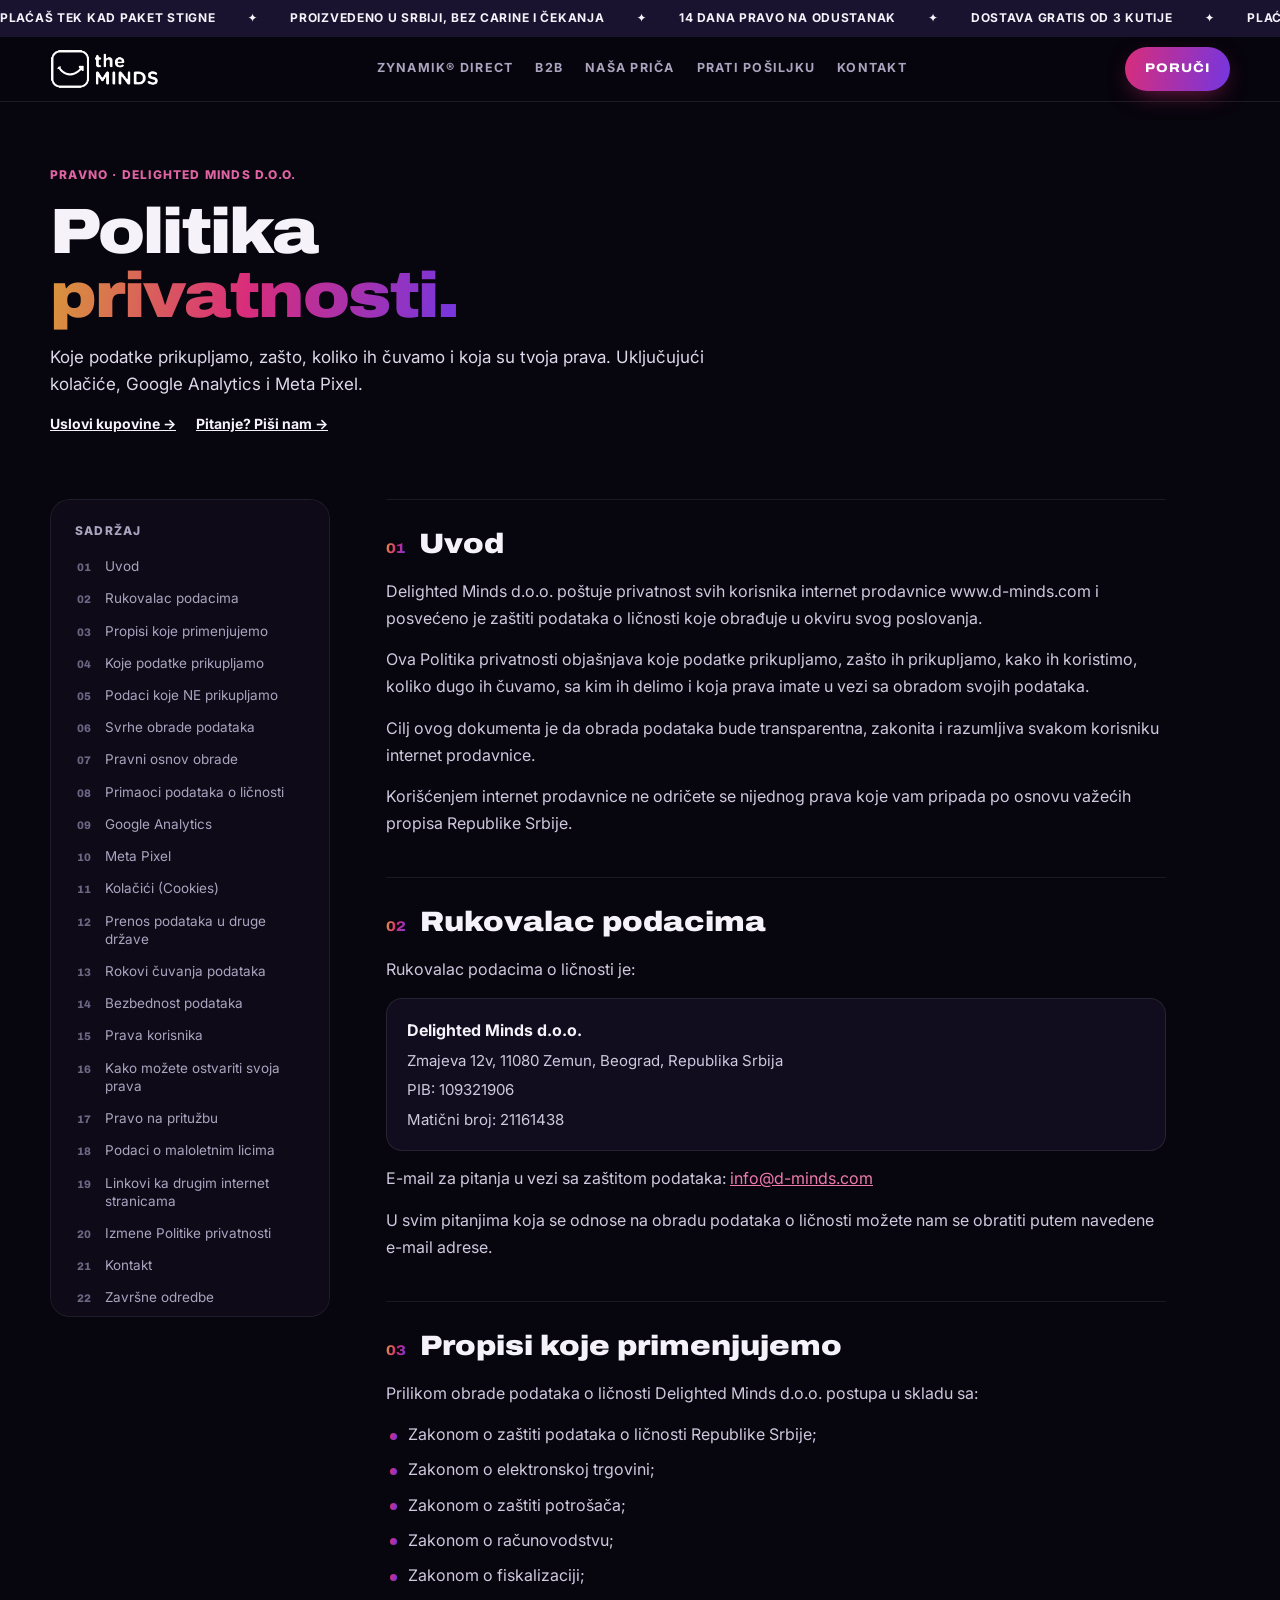
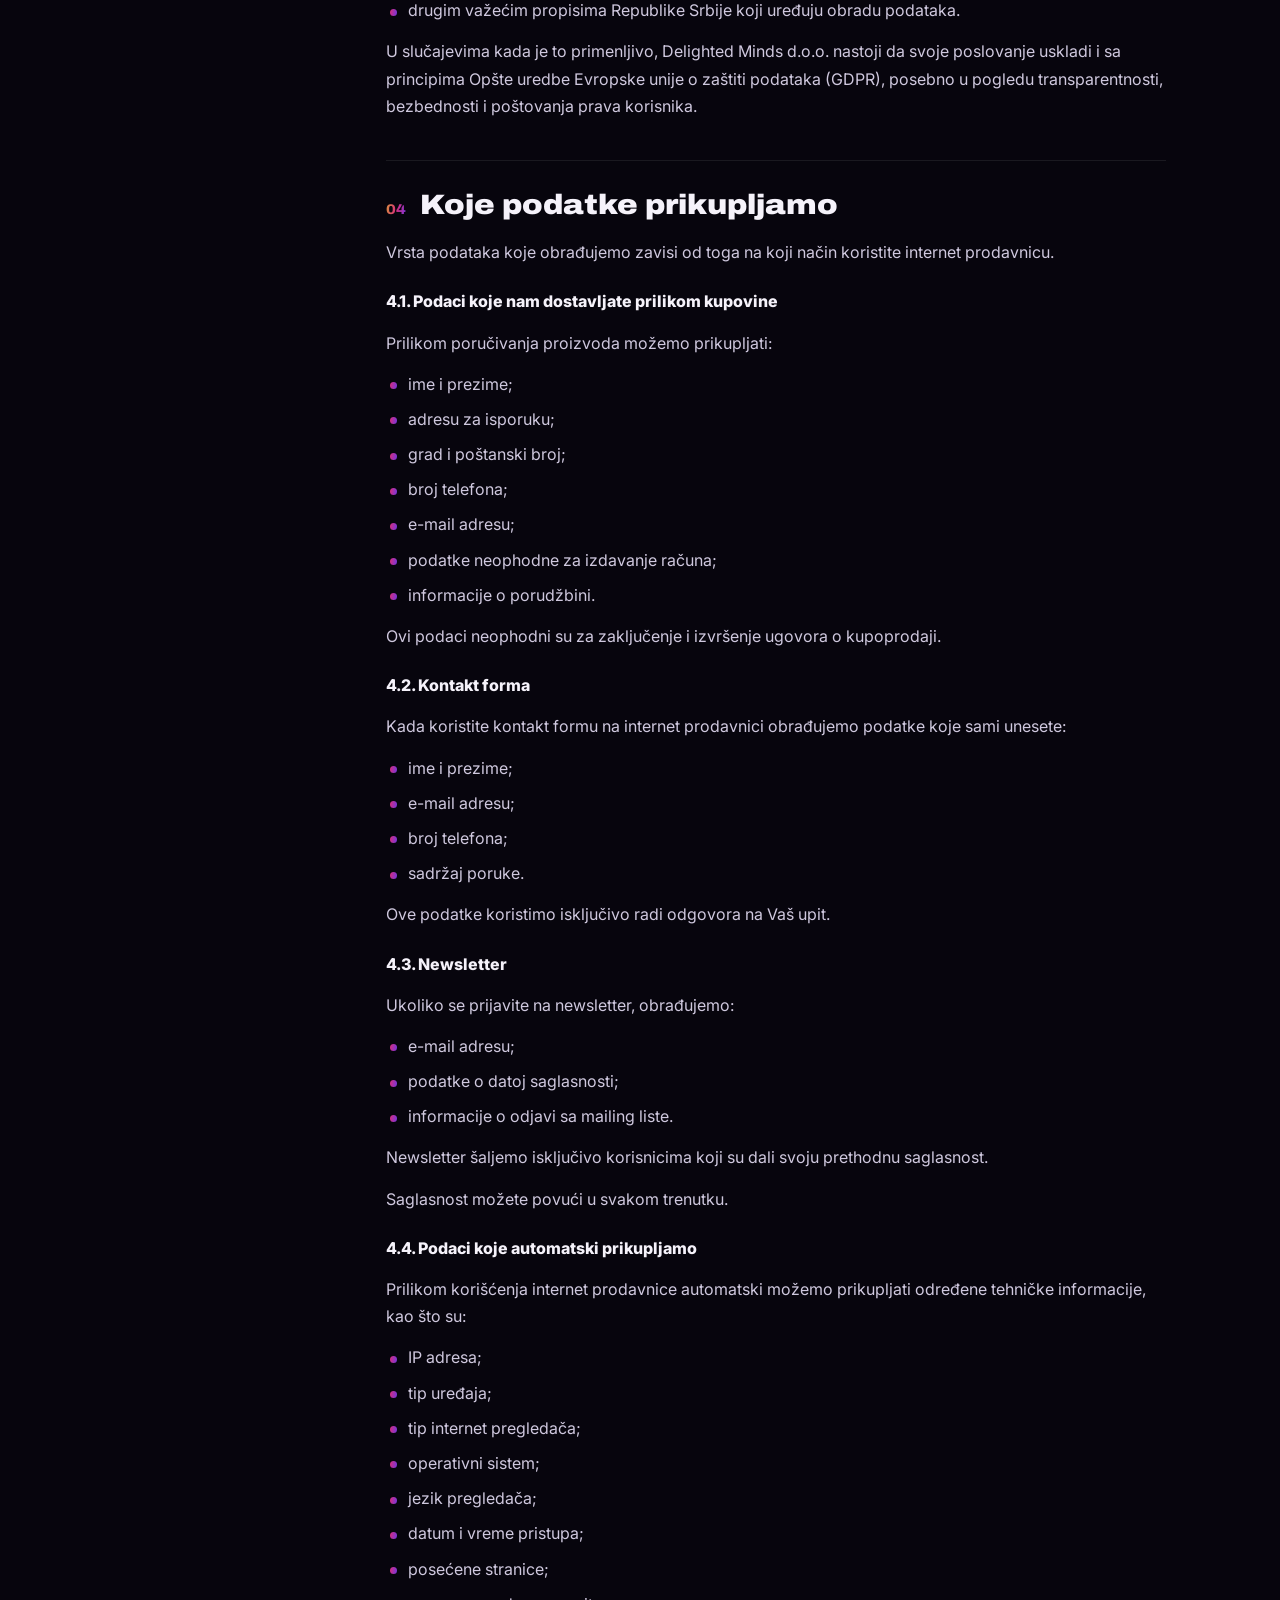
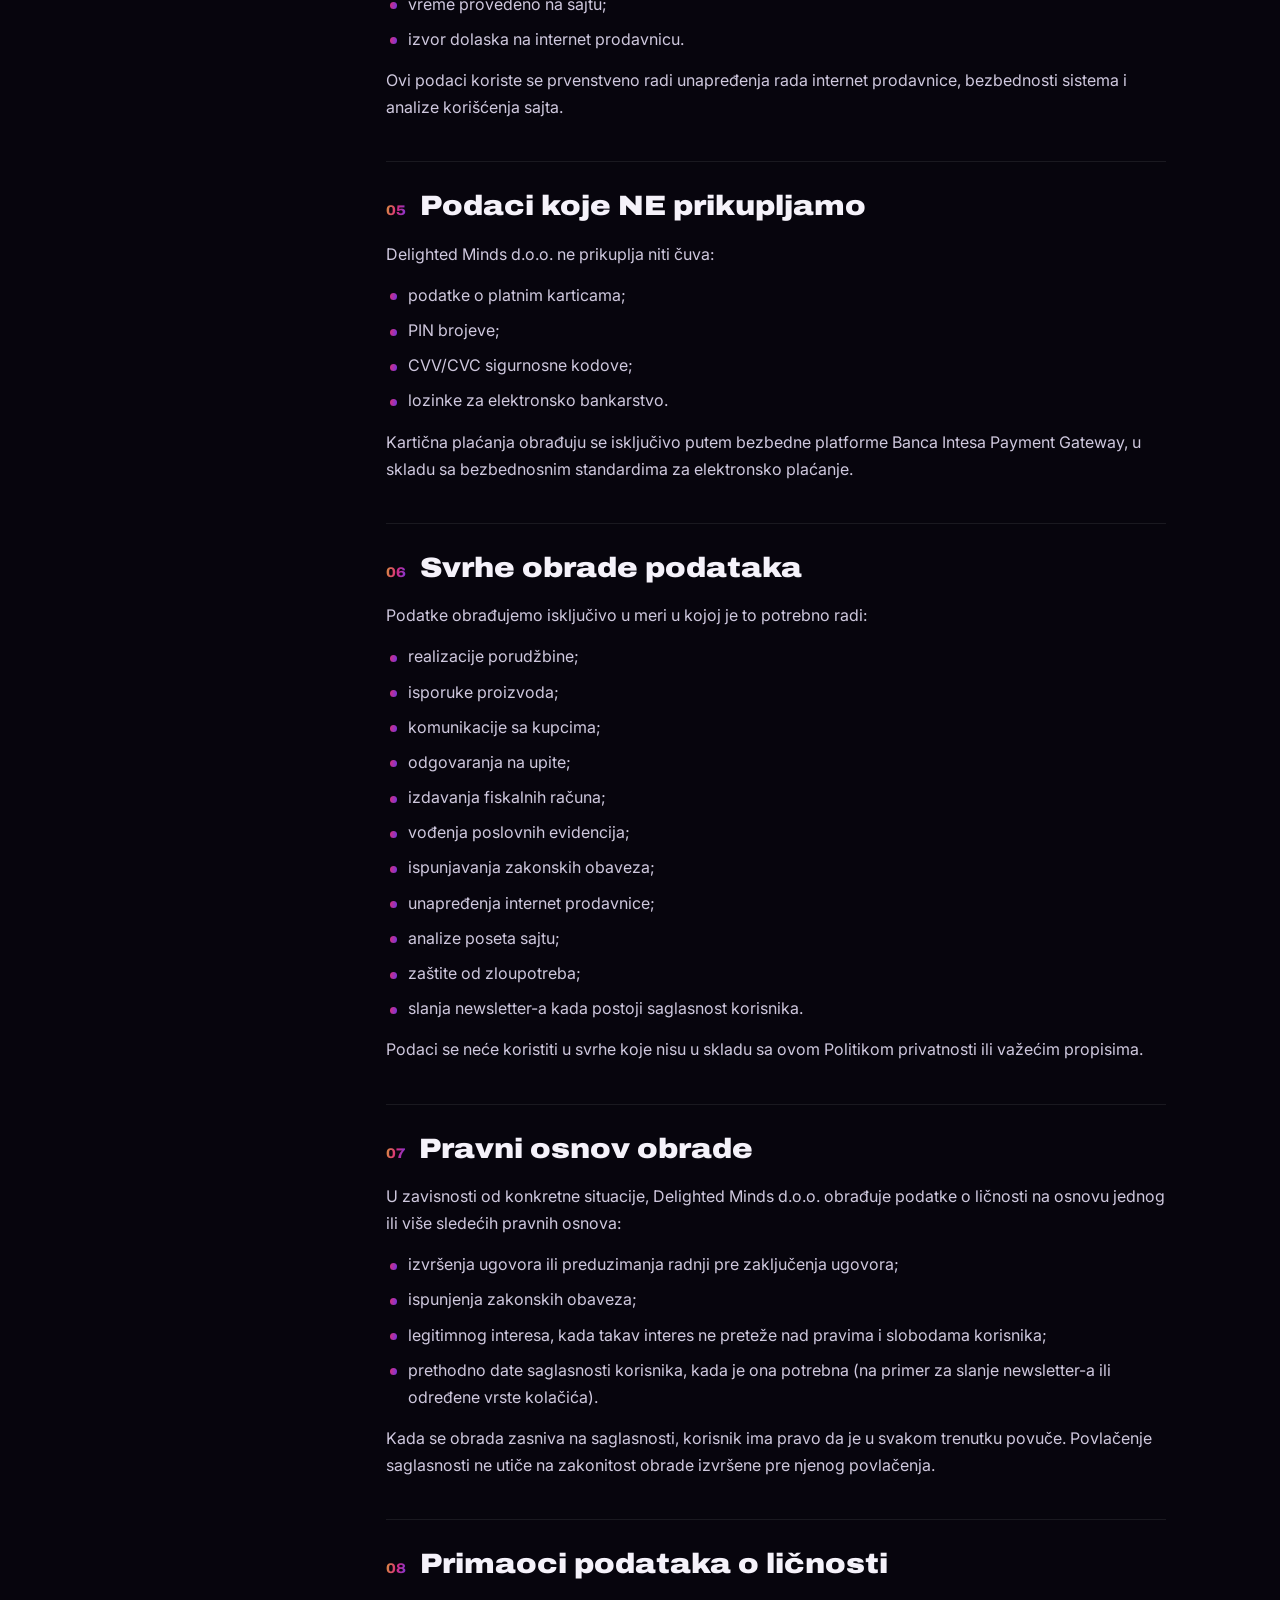
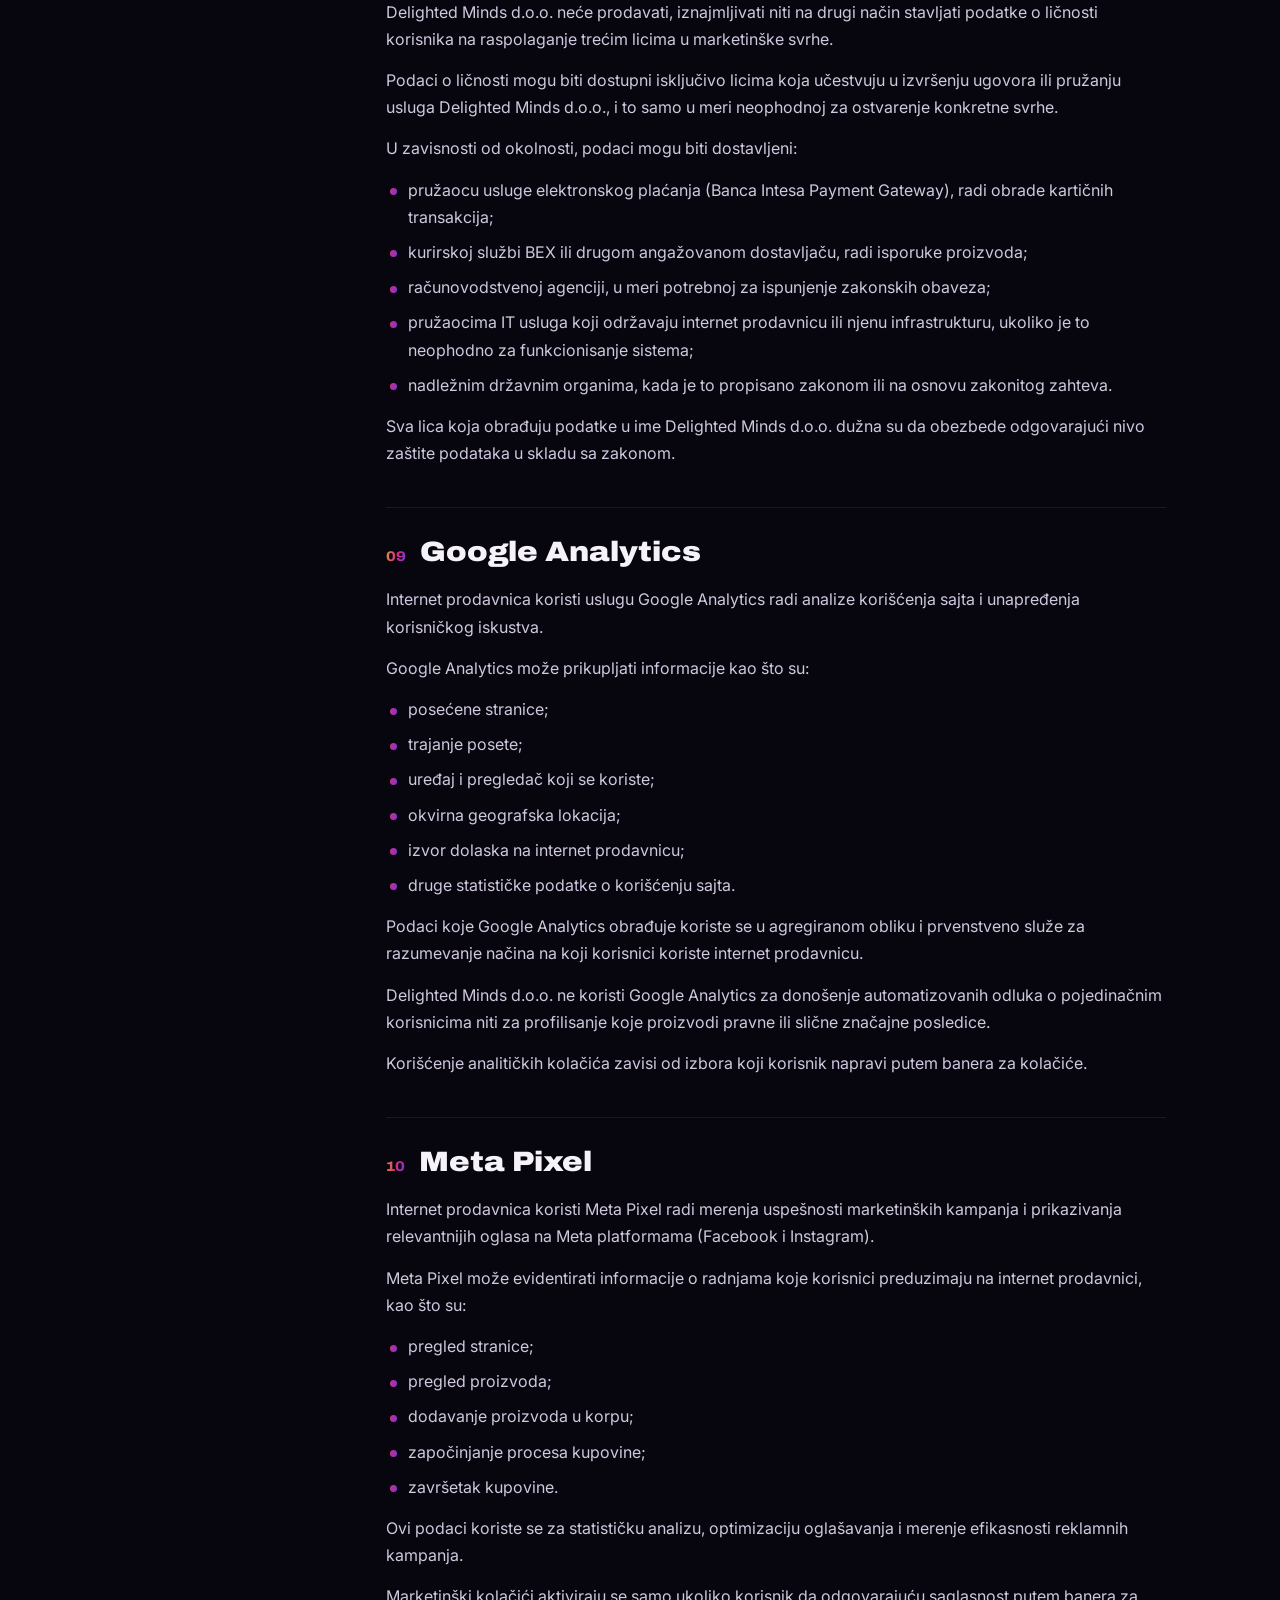
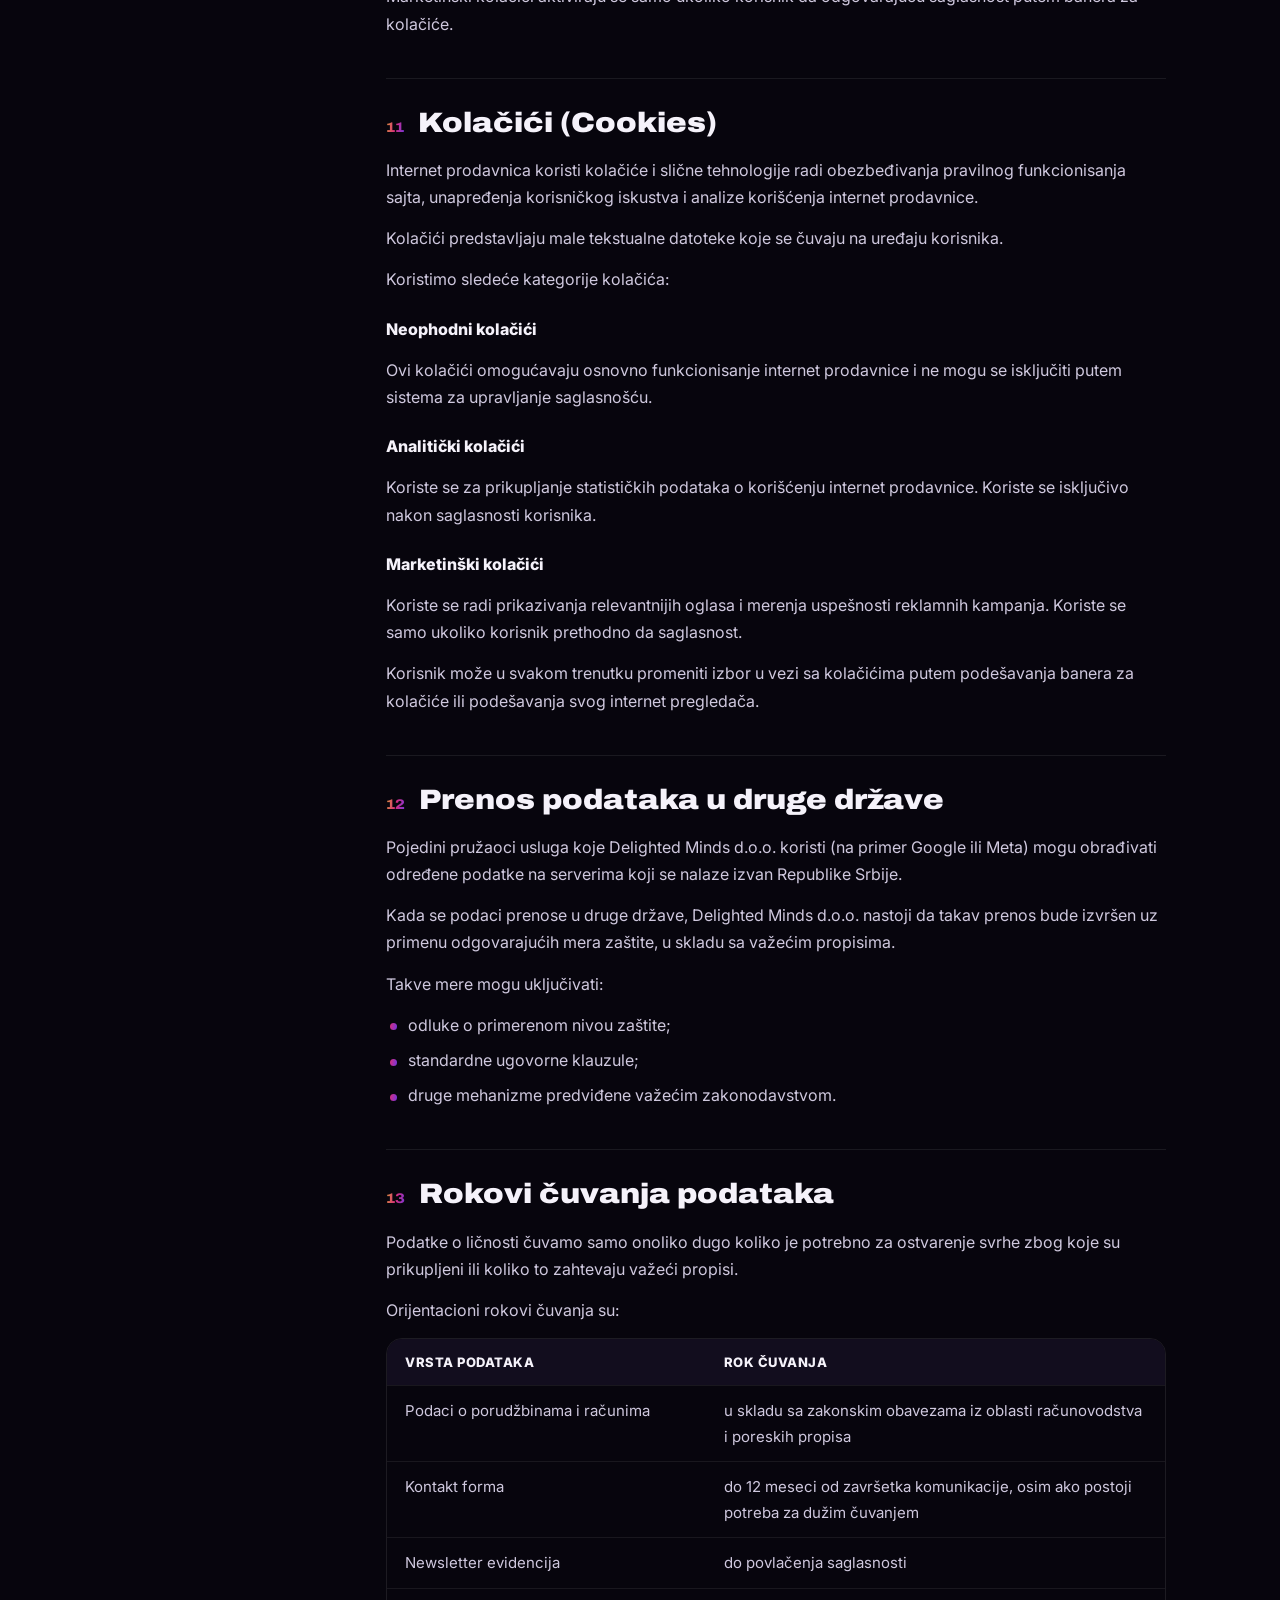
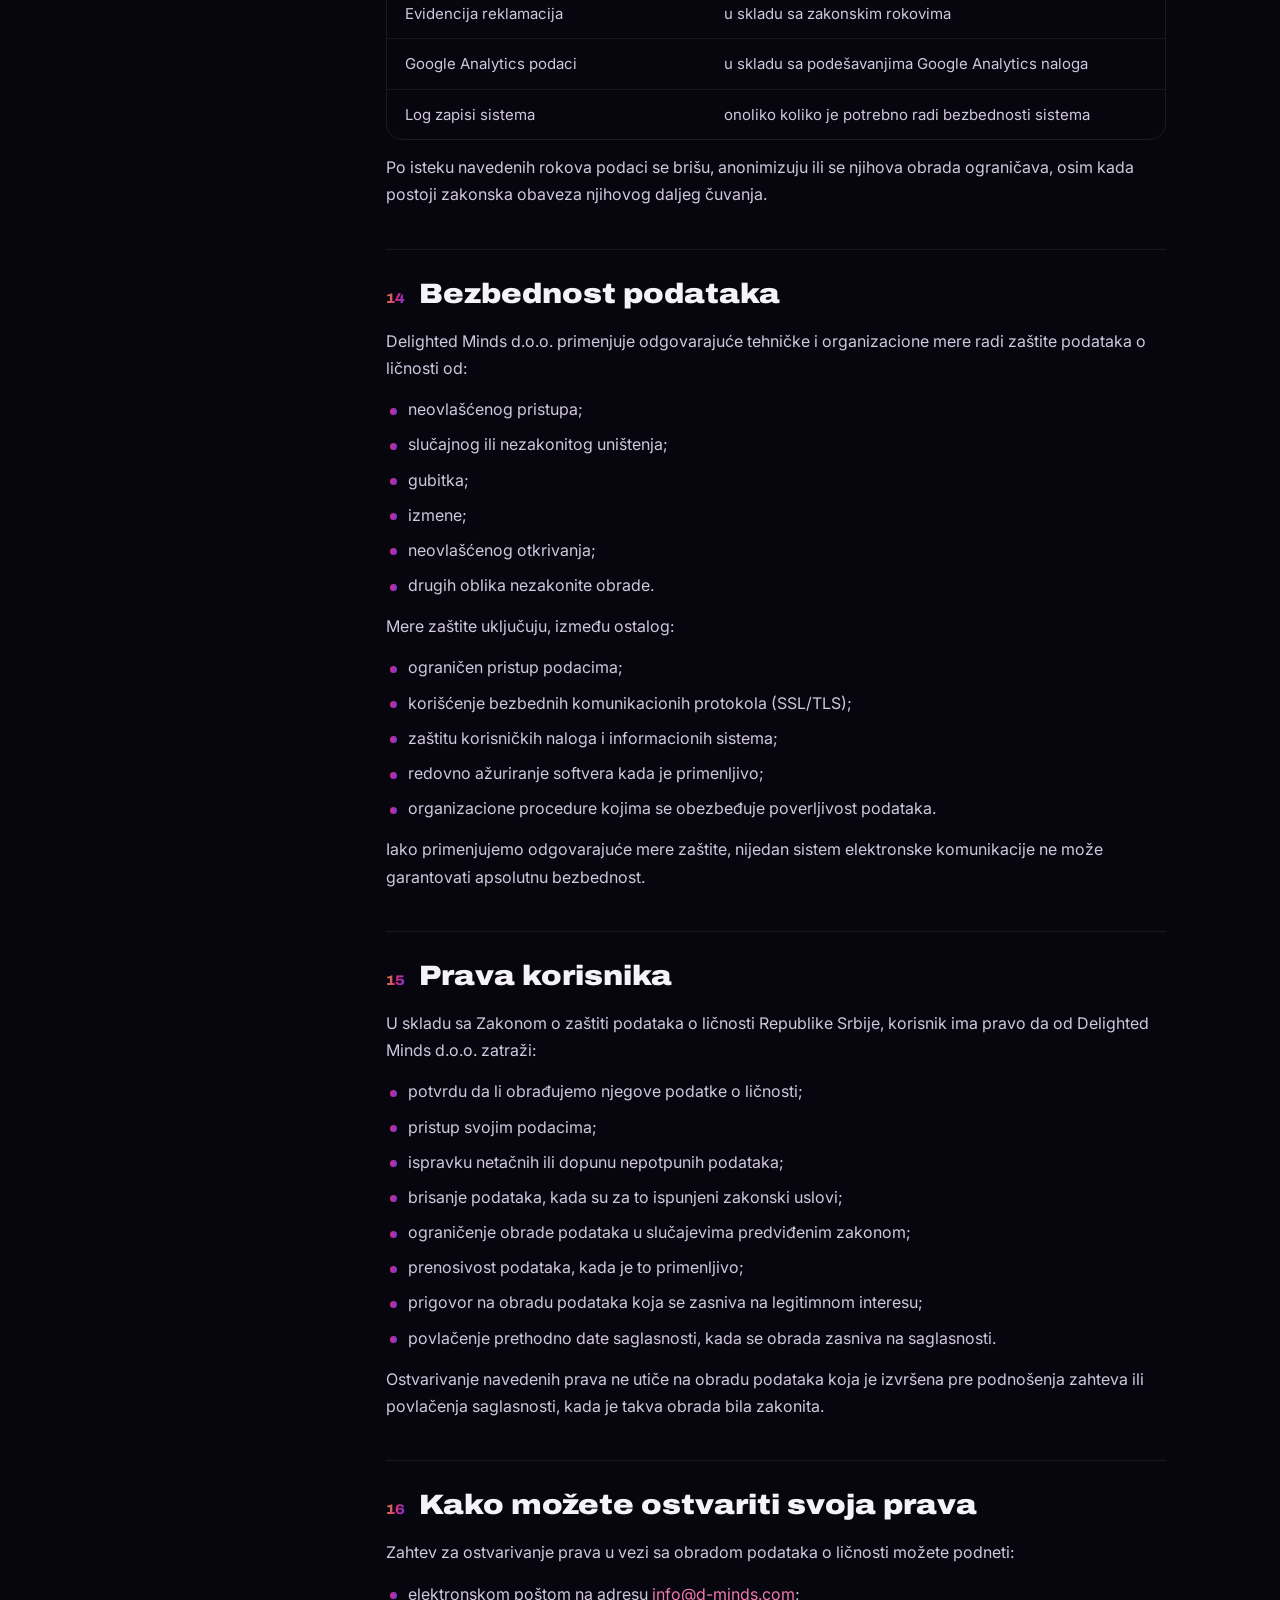
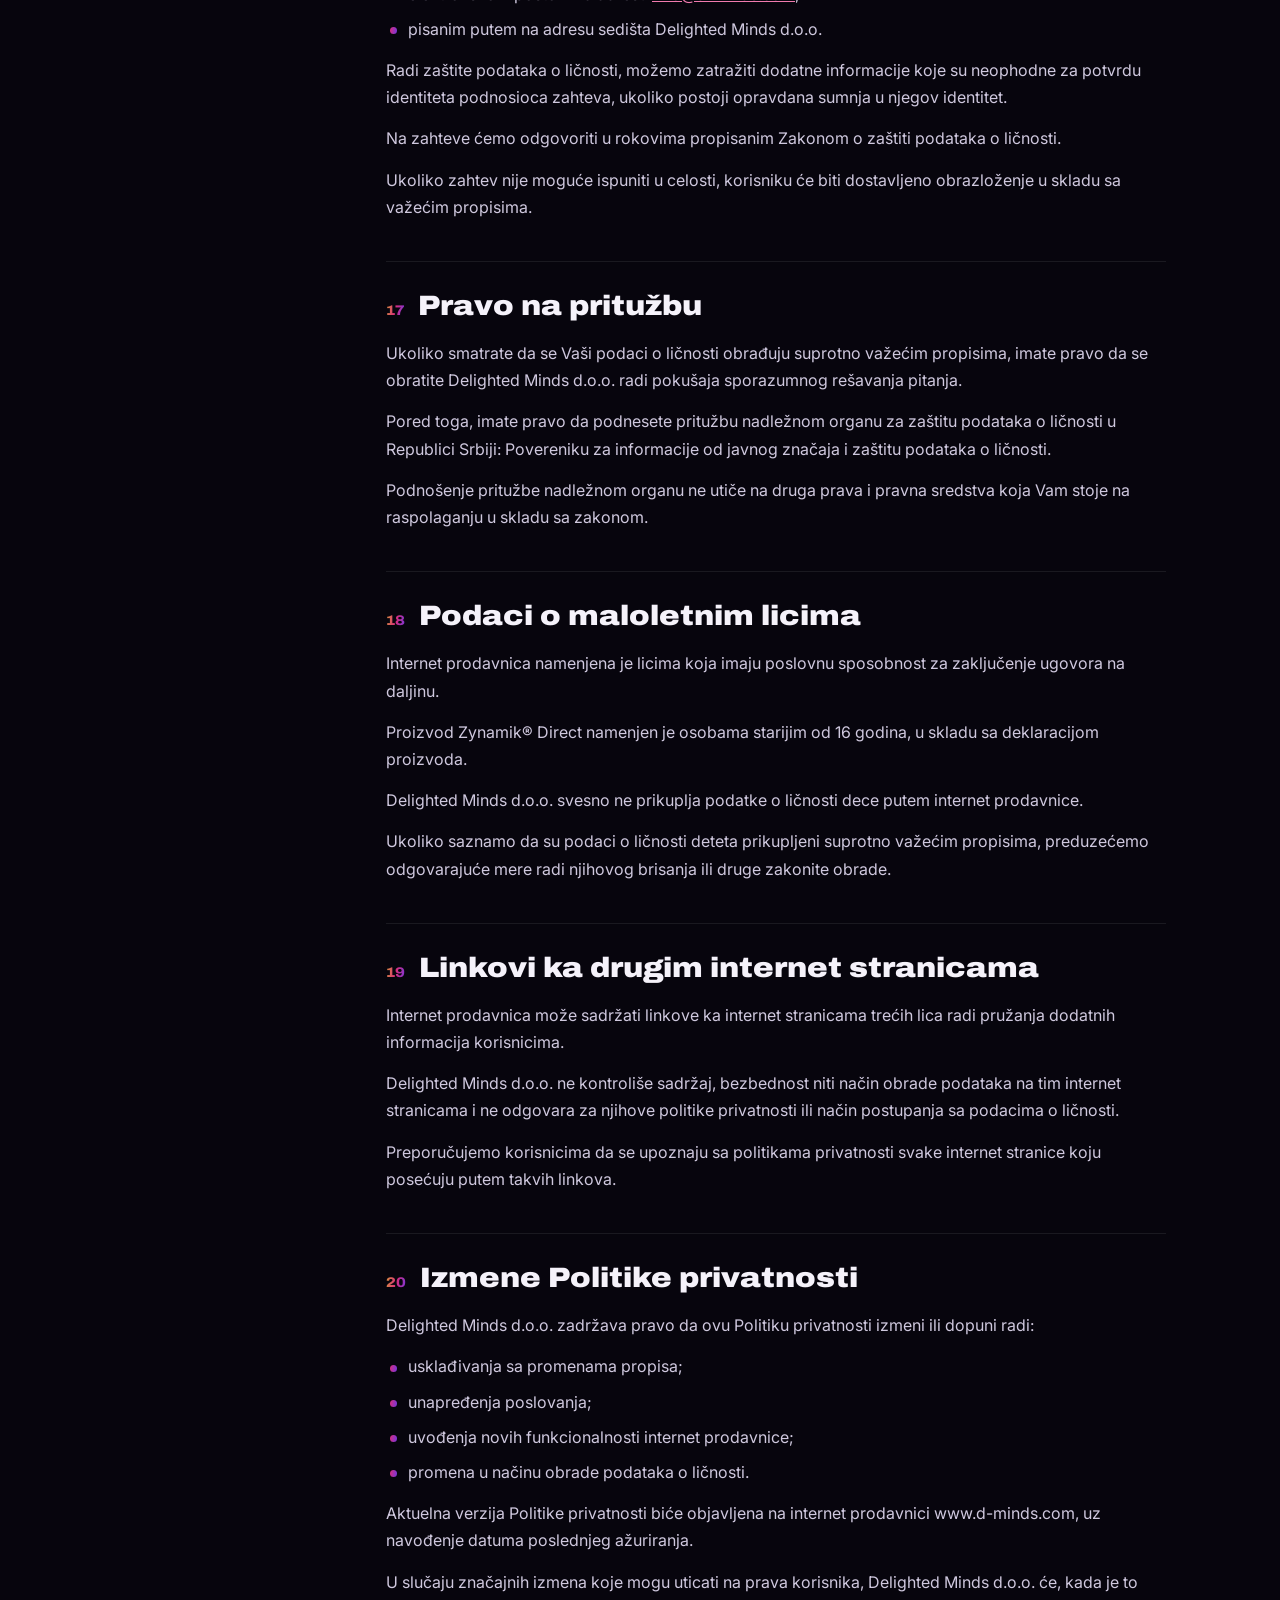
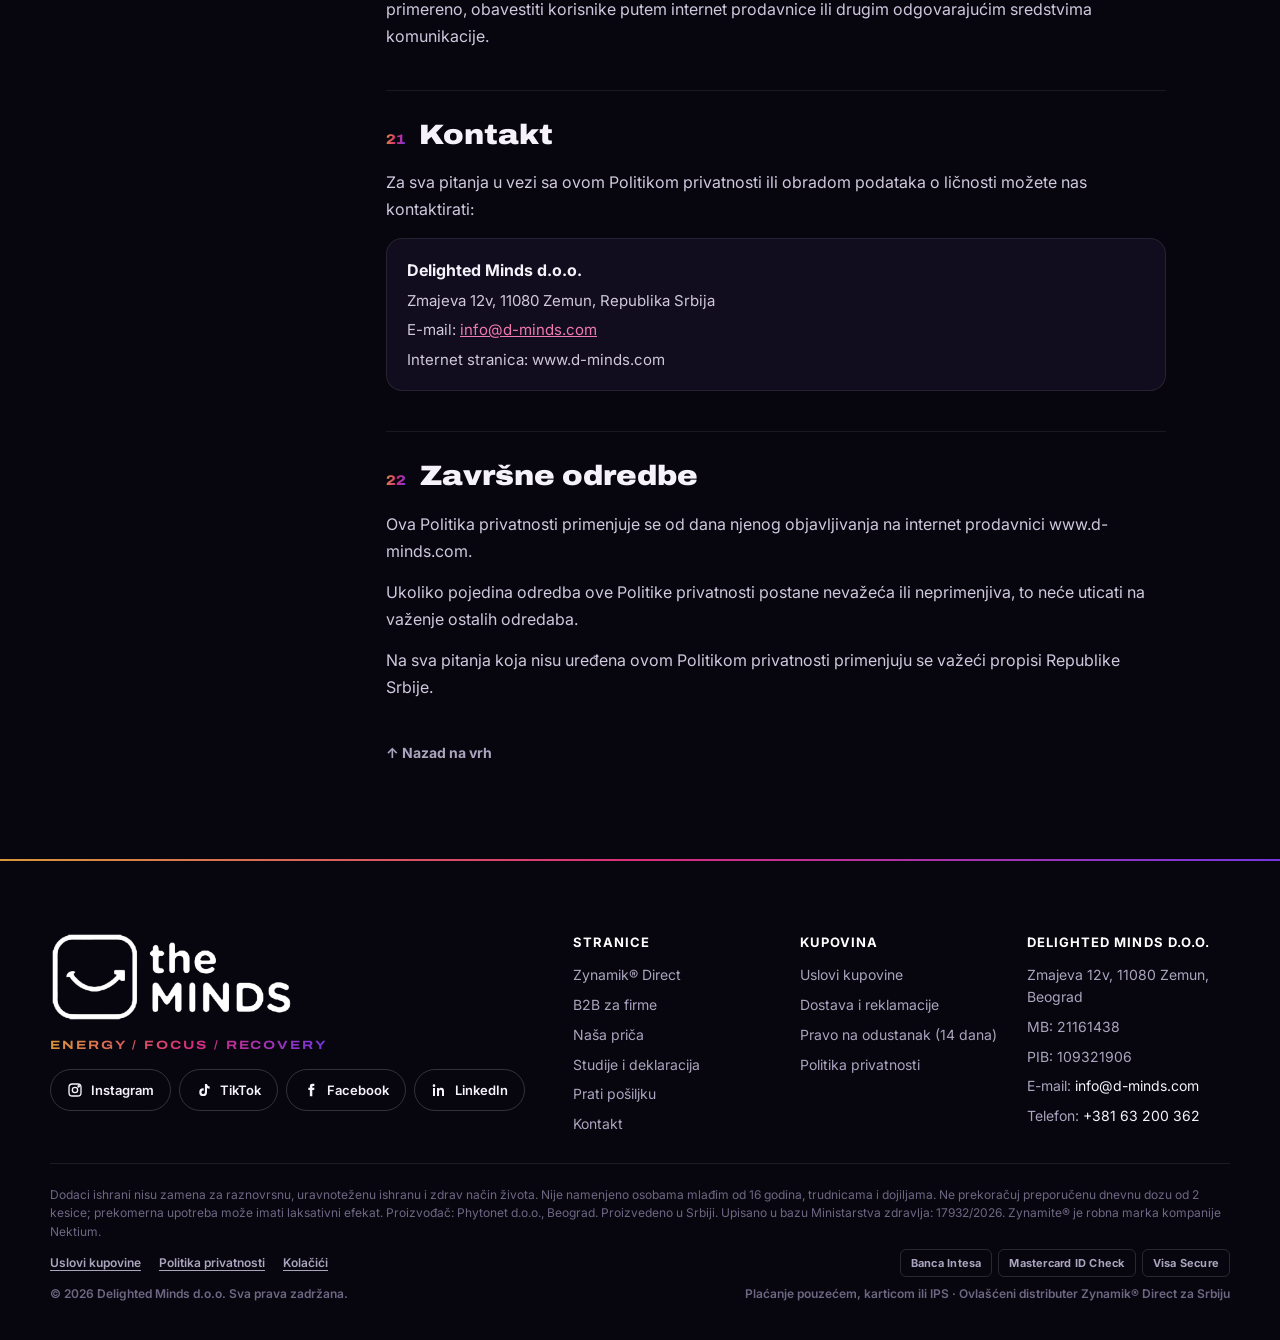
<file: Privatnost.dc.html>
<!doctype html>
<html lang="sr">
<head>
<meta charset="utf-8">
<meta name="viewport" content="width=device-width, initial-scale=1">
<meta name="description" content="Politika privatnosti Zynamik® Direct: podaci o ličnosti, kolačići, analitika i prava korisnika. Delighted Minds d.o.o.">
<title>Zynamik Direct — politika privatnosti</title>
<script src="./vendor/react.js"></script>
<script src="./vendor/react-dom.js"></script>
<script src="./support.js"></script>
<script src="./zd-track.js" defer></script>
</head>
<body>
<x-dc>
<helmet>
<link rel="preconnect" href="https://fonts.googleapis.com">
<link href="https://fonts.googleapis.com/css2?family=Inter:wght@400;500;600;700;800&amp;family=Archivo:wdth,wght@62..125,300..900&amp;display=swap" rel="stylesheet">
<style>
body{margin:0;background:#07050D}
a{color:#F5F2FA}a:hover{color:#ABA4BF}
.cta{display:inline-flex;align-items:center;justify-content:center;gap:10px;background:#1A1330;color:#F5F2FA;text-decoration:none;font-family:Archivo,sans-serif;font-weight:800;font-size:16px;letter-spacing:0.04em;text-transform:uppercase;padding:18px 30px;border-radius:999px;min-height:52px;box-sizing:border-box;border:0;cursor:pointer}
.cta:hover{background:#241A40;color:#F5F2FA}
.cta.alt{background:linear-gradient(100deg,#D92D7A,#7436E0);color:#F5F2FA}
.cta.alt:hover{background:linear-gradient(100deg,#E64A8E,#8650EA);color:#F5F2FA}
.cta:focus-visible,.chipbtn:focus-visible{outline:3px solid #D92D7A;outline-offset:3px}
.eyebrow{font-size:12px;font-weight:800;letter-spacing:0.1em;text-transform:uppercase;color:#E063A3}
.fld{display:flex;flex-direction:column;gap:6px;font-size:13px;font-weight:700}
.fld input,.fld textarea{font:inherit;font-weight:500;font-size:16px;padding:13px 14px;border:1.5px solid rgba(255,255,255,0.09);border-radius:12px;background:#07050D;color:#F5F2FA;min-height:48px;box-sizing:border-box;width:100%}
.fld input:focus,.fld textarea:focus{outline:3px solid #D92D7A;outline-offset:1px;border-color:#D92D7A;background:#120D1E}
.chipbtn{all:unset;box-sizing:border-box;cursor:pointer;display:inline-flex;align-items:center;min-height:44px;padding:0 16px;border-radius:999px;font-size:14px;font-weight:700}
@keyframes tick{from{transform:translateX(0)}to{transform:translateX(-50%)}}
.track{display:flex;width:max-content;animation:tick 60s linear infinite}
.track > span{display:flex;gap:32px;padding-right:32px;flex:none}
.info{background:#120D1E;border:1px solid rgba(255,255,255,0.09);border-radius:20px;padding:18px;display:flex;gap:14px;align-items:flex-start}
.ico{width:40px;height:40px;border-radius:999px;background:rgba(217,45,122,0.10);display:flex;align-items:center;justify-content:center;flex:none}

/* tema: paleta sa pakovanja */
body{background:#07050D;color:#F5F2FA;-webkit-font-smoothing:antialiased}
::selection{background:#D92D7A;color:#fff}
.cta{background:linear-gradient(100deg,#D92D7A,#7436E0);color:#FFFFFF;box-shadow:0 10px 36px -10px rgba(217,45,122,0.6)}
.cta:hover{background:linear-gradient(100deg,#E64A8E,#8650EA);color:#FFFFFF}
[style*="Archivo"]{font-stretch:112%}
input::placeholder,textarea::placeholder{color:#6E6784}

.lg-wrap{max-width:1180px;margin:0 auto;padding:56px 24px 96px;display:grid;grid-template-columns:280px minmax(0,1fr);gap:56px;align-items:start}
.lg-toc{position:sticky;top:96px;max-height:calc(100vh - 120px);overflow:auto;display:flex;flex-direction:column;gap:2px;padding:18px;background:#0E0A18;border:1px solid rgba(255,255,255,0.08);border-radius:20px;scrollbar-width:thin}
.lg-toc summary{list-style:none;cursor:pointer;font-size:12px;font-weight:800;letter-spacing:0.1em;text-transform:uppercase;color:#ABA4BF;padding:4px 6px 10px}
.lg-toc summary::-webkit-details-marker{display:none}
.toc-a{display:flex;gap:10px;align-items:baseline;padding:7px 8px;border-radius:10px;color:#ABA4BF !important;text-decoration:none;font-size:13.5px;line-height:1.35}
.toc-a:hover{background:rgba(217,45,122,0.08);color:#F5F2FA !important}
.toc-n{font-family:Archivo,sans-serif;font-weight:800;font-size:11px;color:#6E6784;flex:none;width:18px}
.lg-main{min-width:0;max-width:780px;display:flex;flex-direction:column;gap:12px}
.lg-sec{scroll-margin-top:96px;padding:28px 0;border-top:1px solid rgba(255,255,255,0.08);display:flex;flex-direction:column;gap:14px;color:#CFC8DE;font-size:16px;line-height:1.7}
.lg-sec p{margin:0}
.lg-sec a{color:#F07AAE}
.lg-h2{margin:0 0 4px;font-family:Archivo,sans-serif;font-stretch:112%;font-weight:900;font-size:clamp(22px,2.6vw,28px);line-height:1.15;color:#F5F2FA;display:flex;gap:14px;align-items:baseline}
.lg-n{font-size:14px;font-weight:800;background:linear-gradient(100deg,#D9973A,#D92D7A 50%,#7436E0);-webkit-background-clip:text;background-clip:text;color:transparent;flex:none}
.lg-h3{margin:8px 0 0;font-size:16px;font-weight:800;color:#F5F2FA}
.lg-ul{margin:0;padding:0;list-style:none;display:flex;flex-direction:column;gap:8px}
.lg-ul li{position:relative;padding-left:22px}
.lg-ul li::before{content:"";position:absolute;left:4px;top:.72em;width:7px;height:7px;border-radius:999px;background:linear-gradient(100deg,#D92D7A,#7436E0)}
.lg-card{display:flex;flex-direction:column;gap:4px;padding:18px 20px;background:#120D1E;border:1px solid rgba(255,255,255,0.09);border-radius:16px;font-size:15px}
.lg-tbl{border:1px solid rgba(255,255,255,0.09);border-radius:16px;overflow:hidden;font-size:15px}
.lg-tr{display:grid;grid-template-columns:minmax(0,1fr) minmax(0,1.4fr);gap:16px;padding:12px 18px;border-top:1px solid rgba(255,255,255,0.07)}
.lg-tr:first-child{border-top:0}
.lg-th{background:#120D1E;font-weight:800;color:#F5F2FA;font-size:13px;letter-spacing:0.04em;text-transform:uppercase}
.lg-top{display:inline-flex;align-items:center;gap:8px;font-size:14px;font-weight:700;color:#ABA4BF !important;text-decoration:none}
@media (max-width: 899px){
 .lg-wrap{grid-template-columns:1fr;gap:28px;padding:36px 20px 72px}
 .lg-toc{position:static;max-height:none}
 .lg-toc:not([open]) .toc-a{display:none}
 .lg-toc summary{display:flex;justify-content:space-between;align-items:center;padding:4px 6px}
 .lg-toc[open] summary{padding-bottom:10px}
 .lg-toc summary::after{content:"+";font-size:20px;color:#F5F2FA}
 .lg-toc[open] summary::after{content:"−"}
 .lg-tr{grid-template-columns:1fr;gap:4px}
}
</style>
</helmet>
<div style="background: #07050D; color: #F5F2FA; font-family: Inter, system-ui, sans-serif; font-size: 16px; line-height: 1.55; min-height: 100vh">
<div style="background: #1A1330; color: #F5F2FA; overflow: hidden; font-size: 12px; font-weight: 700; letter-spacing: 0.06em; padding: 9px 0; text-transform: uppercase; white-space: nowrap">
<div class="track"><span><span>Plaćaš tek kad paket stigne</span><span>✦</span><span>Proizvedeno u Srbiji, bez carine i čekanja</span><span>✦</span><span>14 dana pravo na odustanak</span><span>✦</span><span>Dostava gratis od 3 kutije</span><span>✦</span><span>Plaćaš tek kad paket stigne</span><span>✦</span><span>Proizvedeno u Srbiji, bez carine i čekanja</span><span>✦</span><span>14 dana pravo na odustanak</span><span>✦</span><span>Dostava gratis od 3 kutije</span><span>✦</span><span>Plaćaš tek kad paket stigne</span><span>✦</span><span>Proizvedeno u Srbiji, bez carine i čekanja</span><span>✦</span><span>14 dana pravo na odustanak</span><span>✦</span><span>Dostava gratis od 3 kutije</span><span>✦</span><span>Plaćaš tek kad paket stigne</span><span>✦</span><span>Proizvedeno u Srbiji, bez carine i čekanja</span><span>✦</span><span>14 dana pravo na odustanak</span><span>✦</span><span>Dostava gratis od 3 kutije</span><span>✦</span></span><span aria-hidden="true"><span>Plaćaš tek kad paket stigne</span><span>✦</span><span>Proizvedeno u Srbiji, bez carine i čekanja</span><span>✦</span><span>14 dana pravo na odustanak</span><span>✦</span><span>Dostava gratis od 3 kutije</span><span>✦</span><span>Plaćaš tek kad paket stigne</span><span>✦</span><span>Proizvedeno u Srbiji, bez carine i čekanja</span><span>✦</span><span>14 dana pravo na odustanak</span><span>✦</span><span>Dostava gratis od 3 kutije</span><span>✦</span><span>Plaćaš tek kad paket stigne</span><span>✦</span><span>Proizvedeno u Srbiji, bez carine i čekanja</span><span>✦</span><span>14 dana pravo na odustanak</span><span>✦</span><span>Dostava gratis od 3 kutije</span><span>✦</span><span>Plaćaš tek kad paket stigne</span><span>✦</span><span>Proizvedeno u Srbiji, bez carine i čekanja</span><span>✦</span><span>14 dana pravo na odustanak</span><span>✦</span><span>Dostava gratis od 3 kutije</span><span>✦</span></span></div>
</div>
<dc-import name="Header" active="pravno" hint-size="100%,66px"></dc-import>
<header style="max-width: 1180px; margin: 0 auto; padding: 64px 24px 8px; display: flex; flex-direction: column; gap: 16px">
<span class="eyebrow">Pravno · Delighted Minds d.o.o.</span>
<h1 style="margin: 0; font-family: Archivo, sans-serif; font-weight: 900; font-size: clamp(36px, 5.4vw, 64px); line-height: 1; letter-spacing: -0.03em">Politika<br><span style="background: linear-gradient(100deg,#D9973A 0%,#D92D7A 48%,#7436E0 100%); -webkit-background-clip: text; background-clip: text; color: transparent">privatnosti.</span></h1>
<p style="margin: 0; font-size: 17px; color: #DED8EA; max-width: 680px">Koje podatke prikupljamo, zašto, koliko ih čuvamo i koja su tvoja prava. Uključujući kolačiće, Google Analytics i Meta Pixel.</p>
<div style="display: flex; flex-wrap: wrap; gap: 8px 20px; font-size: 14px; font-weight: 700"><a href="Uslovi.dc.html">Uslovi kupovine →</a><a href="Kontakt.dc.html">Pitanje? Piši nam →</a></div>
</header>
<div class="lg-wrap">
<details class="lg-toc" open><summary>Sadržaj</summary><a href="#uvod" class="toc-a"><span class="toc-n">01</span>Uvod</a><a href="#rukovalac-podacima" class="toc-a"><span class="toc-n">02</span>Rukovalac podacima</a><a href="#propisi-koje-primenjujemo" class="toc-a"><span class="toc-n">03</span>Propisi koje primenjujemo</a><a href="#koje-podatke-prikupljamo" class="toc-a"><span class="toc-n">04</span>Koje podatke prikupljamo</a><a href="#podaci-koje-ne-prikupljamo" class="toc-a"><span class="toc-n">05</span>Podaci koje NE prikupljamo</a><a href="#svrhe-obrade-podataka" class="toc-a"><span class="toc-n">06</span>Svrhe obrade podataka</a><a href="#pravni-osnov-obrade" class="toc-a"><span class="toc-n">07</span>Pravni osnov obrade</a><a href="#primaoci-podataka-o-licnosti" class="toc-a"><span class="toc-n">08</span>Primaoci podataka o ličnosti</a><a href="#google-analytics" class="toc-a"><span class="toc-n">09</span>Google Analytics</a><a href="#meta-pixel" class="toc-a"><span class="toc-n">10</span>Meta Pixel</a><a href="#kolacici-cookies" class="toc-a"><span class="toc-n">11</span>Kolačići (Cookies)</a><a href="#prenos-podataka-u-druge-drzave" class="toc-a"><span class="toc-n">12</span>Prenos podataka u druge države</a><a href="#rokovi-cuvanja-podataka" class="toc-a"><span class="toc-n">13</span>Rokovi čuvanja podataka</a><a href="#bezbednost-podataka" class="toc-a"><span class="toc-n">14</span>Bezbednost podataka</a><a href="#prava-korisnika" class="toc-a"><span class="toc-n">15</span>Prava korisnika</a><a href="#kako-mozete-ostvariti-svoja-prava" class="toc-a"><span class="toc-n">16</span>Kako možete ostvariti svoja prava</a><a href="#pravo-na-prituzbu" class="toc-a"><span class="toc-n">17</span>Pravo na pritužbu</a><a href="#podaci-o-maloletnim-licima" class="toc-a"><span class="toc-n">18</span>Podaci o maloletnim licima</a><a href="#linkovi-ka-drugim-internet-stranicama" class="toc-a"><span class="toc-n">19</span>Linkovi ka drugim internet stranicama</a><a href="#izmene-politike-privatnosti" class="toc-a"><span class="toc-n">20</span>Izmene Politike privatnosti</a><a href="#kontakt" class="toc-a"><span class="toc-n">21</span>Kontakt</a><a href="#zavrsne-odredbe" class="toc-a"><span class="toc-n">22</span>Završne odredbe</a></details>
<div class="lg-main"><section id="uvod" class="lg-sec"><h2 class="lg-h2"><span class="lg-n">01</span>Uvod</h2><p>Delighted Minds d.o.o. poštuje privatnost svih korisnika internet prodavnice www.d-minds.com i posvećeno je zaštiti podataka o ličnosti koje obrađuje u okviru svog poslovanja.</p><p>Ova Politika privatnosti objašnjava koje podatke prikupljamo, zašto ih prikupljamo, kako ih koristimo, koliko dugo ih čuvamo, sa kim ih delimo i koja prava imate u vezi sa obradom svojih podataka.</p><p>Cilj ovog dokumenta je da obrada podataka bude transparentna, zakonita i razumljiva svakom korisniku internet prodavnice.</p><p>Korišćenjem internet prodavnice ne odričete se nijednog prava koje vam pripada po osnovu važećih propisa Republike Srbije.</p></section><section id="rukovalac-podacima" class="lg-sec"><h2 class="lg-h2"><span class="lg-n">02</span>Rukovalac podacima</h2><p>Rukovalac podacima o ličnosti je:</p><div class="lg-card"><strong style="color: #F5F2FA; font-size: 16px">Delighted Minds d.o.o.</strong><span>Zmajeva 12v, 11080 Zemun, Beograd, Republika Srbija</span><span>PIB: 109321906</span><span>Matični broj: 21161438</span></div><p>E-mail za pitanja u vezi sa zaštitom podataka: <a href="mailto:info@d-minds.com">info@d-minds.com</a></p><p>U svim pitanjima koja se odnose na obradu podataka o ličnosti možete nam se obratiti putem navedene e-mail adrese.</p></section><section id="propisi-koje-primenjujemo" class="lg-sec"><h2 class="lg-h2"><span class="lg-n">03</span>Propisi koje primenjujemo</h2><p>Prilikom obrade podataka o ličnosti Delighted Minds d.o.o. postupa u skladu sa:</p><ul class="lg-ul"><li>Zakonom o zaštiti podataka o ličnosti Republike Srbije;</li><li>Zakonom o elektronskoj trgovini;</li><li>Zakonom o zaštiti potrošača;</li><li>Zakonom o računovodstvu;</li><li>Zakonom o fiskalizaciji;</li><li>drugim važećim propisima Republike Srbije koji uređuju obradu podataka.</li></ul><p>U slučajevima kada je to primenljivo, Delighted Minds d.o.o. nastoji da svoje poslovanje uskladi i sa principima Opšte uredbe Evropske unije o zaštiti podataka (GDPR), posebno u pogledu transparentnosti, bezbednosti i poštovanja prava korisnika.</p></section><section id="koje-podatke-prikupljamo" class="lg-sec"><h2 class="lg-h2"><span class="lg-n">04</span>Koje podatke prikupljamo</h2><p>Vrsta podataka koje obrađujemo zavisi od toga na koji način koristite internet prodavnicu.</p><h3 class="lg-h3">4.1. Podaci koje nam dostavljate prilikom kupovine</h3><p>Prilikom poručivanja proizvoda možemo prikupljati:</p><ul class="lg-ul"><li>ime i prezime;</li><li>adresu za isporuku;</li><li>grad i poštanski broj;</li><li>broj telefona;</li><li>e-mail adresu;</li><li>podatke neophodne za izdavanje računa;</li><li>informacije o porudžbini.</li></ul><p>Ovi podaci neophodni su za zaključenje i izvršenje ugovora o kupoprodaji.</p><h3 class="lg-h3">4.2. Kontakt forma</h3><p>Kada koristite kontakt formu na internet prodavnici obrađujemo podatke koje sami unesete:</p><ul class="lg-ul"><li>ime i prezime;</li><li>e-mail adresu;</li><li>broj telefona;</li><li>sadržaj poruke.</li></ul><p>Ove podatke koristimo isključivo radi odgovora na Vaš upit.</p><h3 class="lg-h3">4.3. Newsletter</h3><p>Ukoliko se prijavite na newsletter, obrađujemo:</p><ul class="lg-ul"><li>e-mail adresu;</li><li>podatke o datoj saglasnosti;</li><li>informacije o odjavi sa mailing liste.</li></ul><p>Newsletter šaljemo isključivo korisnicima koji su dali svoju prethodnu saglasnost.</p><p>Saglasnost možete povući u svakom trenutku.</p><h3 class="lg-h3">4.4. Podaci koje automatski prikupljamo</h3><p>Prilikom korišćenja internet prodavnice automatski možemo prikupljati određene tehničke informacije, kao što su:</p><ul class="lg-ul"><li>IP adresa;</li><li>tip uređaja;</li><li>tip internet pregledača;</li><li>operativni sistem;</li><li>jezik pregledača;</li><li>datum i vreme pristupa;</li><li>posećene stranice;</li><li>vreme provedeno na sajtu;</li><li>izvor dolaska na internet prodavnicu.</li></ul><p>Ovi podaci koriste se prvenstveno radi unapređenja rada internet prodavnice, bezbednosti sistema i analize korišćenja sajta.</p></section><section id="podaci-koje-ne-prikupljamo" class="lg-sec"><h2 class="lg-h2"><span class="lg-n">05</span>Podaci koje NE prikupljamo</h2><p>Delighted Minds d.o.o. ne prikuplja niti čuva:</p><ul class="lg-ul"><li>podatke o platnim karticama;</li><li>PIN brojeve;</li><li>CVV/CVC sigurnosne kodove;</li><li>lozinke za elektronsko bankarstvo.</li></ul><p>Kartična plaćanja obrađuju se isključivo putem bezbedne platforme Banca Intesa Payment Gateway, u skladu sa bezbednosnim standardima za elektronsko plaćanje.</p></section><section id="svrhe-obrade-podataka" class="lg-sec"><h2 class="lg-h2"><span class="lg-n">06</span>Svrhe obrade podataka</h2><p>Podatke obrađujemo isključivo u meri u kojoj je to potrebno radi:</p><ul class="lg-ul"><li>realizacije porudžbine;</li><li>isporuke proizvoda;</li><li>komunikacije sa kupcima;</li><li>odgovaranja na upite;</li><li>izdavanja fiskalnih računa;</li><li>vođenja poslovnih evidencija;</li><li>ispunjavanja zakonskih obaveza;</li><li>unapređenja internet prodavnice;</li><li>analize poseta sajtu;</li><li>zaštite od zloupotreba;</li><li>slanja newsletter-a kada postoji saglasnost korisnika.</li></ul><p>Podaci se neće koristiti u svrhe koje nisu u skladu sa ovom Politikom privatnosti ili važećim propisima.</p></section><section id="pravni-osnov-obrade" class="lg-sec"><h2 class="lg-h2"><span class="lg-n">07</span>Pravni osnov obrade</h2><p>U zavisnosti od konkretne situacije, Delighted Minds d.o.o. obrađuje podatke o ličnosti na osnovu jednog ili više sledećih pravnih osnova:</p><ul class="lg-ul"><li>izvršenja ugovora ili preduzimanja radnji pre zaključenja ugovora;</li><li>ispunjenja zakonskih obaveza;</li><li>legitimnog interesa, kada takav interes ne preteže nad pravima i slobodama korisnika;</li><li>prethodno date saglasnosti korisnika, kada je ona potrebna (na primer za slanje newsletter-a ili određene vrste kolačića).</li></ul><p>Kada se obrada zasniva na saglasnosti, korisnik ima pravo da je u svakom trenutku povuče. Povlačenje saglasnosti ne utiče na zakonitost obrade izvršene pre njenog povlačenja.</p></section><section id="primaoci-podataka-o-licnosti" class="lg-sec"><h2 class="lg-h2"><span class="lg-n">08</span>Primaoci podataka o ličnosti</h2><p>Delighted Minds d.o.o. neće prodavati, iznajmljivati niti na drugi način stavljati podatke o ličnosti korisnika na raspolaganje trećim licima u marketinške svrhe.</p><p>Podaci o ličnosti mogu biti dostupni isključivo licima koja učestvuju u izvršenju ugovora ili pružanju usluga Delighted Minds d.o.o., i to samo u meri neophodnoj za ostvarenje konkretne svrhe.</p><p>U zavisnosti od okolnosti, podaci mogu biti dostavljeni:</p><ul class="lg-ul"><li>pružaocu usluge elektronskog plaćanja (Banca Intesa Payment Gateway), radi obrade kartičnih transakcija;</li><li>kurirskoj službi BEX ili drugom angažovanom dostavljaču, radi isporuke proizvoda;</li><li>računovodstvenoj agenciji, u meri potrebnoj za ispunjenje zakonskih obaveza;</li><li>pružaocima IT usluga koji održavaju internet prodavnicu ili njenu infrastrukturu, ukoliko je to neophodno za funkcionisanje sistema;</li><li>nadležnim državnim organima, kada je to propisano zakonom ili na osnovu zakonitog zahteva.</li></ul><p>Sva lica koja obrađuju podatke u ime Delighted Minds d.o.o. dužna su da obezbede odgovarajući nivo zaštite podataka u skladu sa zakonom.</p></section><section id="google-analytics" class="lg-sec"><h2 class="lg-h2"><span class="lg-n">09</span>Google Analytics</h2><p>Internet prodavnica koristi uslugu Google Analytics radi analize korišćenja sajta i unapređenja korisničkog iskustva.</p><p>Google Analytics može prikupljati informacije kao što su:</p><ul class="lg-ul"><li>posećene stranice;</li><li>trajanje posete;</li><li>uređaj i pregledač koji se koriste;</li><li>okvirna geografska lokacija;</li><li>izvor dolaska na internet prodavnicu;</li><li>druge statističke podatke o korišćenju sajta.</li></ul><p>Podaci koje Google Analytics obrađuje koriste se u agregiranom obliku i prvenstveno služe za razumevanje načina na koji korisnici koriste internet prodavnicu.</p><p>Delighted Minds d.o.o. ne koristi Google Analytics za donošenje automatizovanih odluka o pojedinačnim korisnicima niti za profilisanje koje proizvodi pravne ili slične značajne posledice.</p><p>Korišćenje analitičkih kolačića zavisi od izbora koji korisnik napravi putem banera za kolačiće.</p></section><section id="meta-pixel" class="lg-sec"><h2 class="lg-h2"><span class="lg-n">10</span>Meta Pixel</h2><p>Internet prodavnica koristi Meta Pixel radi merenja uspešnosti marketinških kampanja i prikazivanja relevantnijih oglasa na Meta platformama (Facebook i Instagram).</p><p>Meta Pixel može evidentirati informacije o radnjama koje korisnici preduzimaju na internet prodavnici, kao što su:</p><ul class="lg-ul"><li>pregled stranice;</li><li>pregled proizvoda;</li><li>dodavanje proizvoda u korpu;</li><li>započinjanje procesa kupovine;</li><li>završetak kupovine.</li></ul><p>Ovi podaci koriste se za statističku analizu, optimizaciju oglašavanja i merenje efikasnosti reklamnih kampanja.</p><p>Marketinški kolačići aktiviraju se samo ukoliko korisnik da odgovarajuću saglasnost putem banera za kolačiće.</p></section><section id="kolacici-cookies" class="lg-sec"><h2 class="lg-h2"><span class="lg-n">11</span>Kolačići (Cookies)</h2><p>Internet prodavnica koristi kolačiće i slične tehnologije radi obezbeđivanja pravilnog funkcionisanja sajta, unapređenja korisničkog iskustva i analize korišćenja internet prodavnice.</p><p>Kolačići predstavljaju male tekstualne datoteke koje se čuvaju na uređaju korisnika.</p><p>Koristimo sledeće kategorije kolačića:</p><h3 class="lg-h3">Neophodni kolačići</h3><p>Ovi kolačići omogućavaju osnovno funkcionisanje internet prodavnice i ne mogu se isključiti putem sistema za upravljanje saglasnošću.</p><h3 class="lg-h3">Analitički kolačići</h3><p>Koriste se za prikupljanje statističkih podataka o korišćenju internet prodavnice. Koriste se isključivo nakon saglasnosti korisnika.</p><h3 class="lg-h3">Marketinški kolačići</h3><p>Koriste se radi prikazivanja relevantnijih oglasa i merenja uspešnosti reklamnih kampanja. Koriste se samo ukoliko korisnik prethodno da saglasnost.</p><p>Korisnik može u svakom trenutku promeniti izbor u vezi sa kolačićima putem podešavanja banera za kolačiće ili podešavanja svog internet pregledača.</p></section><section id="prenos-podataka-u-druge-drzave" class="lg-sec"><h2 class="lg-h2"><span class="lg-n">12</span>Prenos podataka u druge države</h2><p>Pojedini pružaoci usluga koje Delighted Minds d.o.o. koristi (na primer Google ili Meta) mogu obrađivati određene podatke na serverima koji se nalaze izvan Republike Srbije.</p><p>Kada se podaci prenose u druge države, Delighted Minds d.o.o. nastoji da takav prenos bude izvršen uz primenu odgovarajućih mera zaštite, u skladu sa važećim propisima.</p><p>Takve mere mogu uključivati:</p><ul class="lg-ul"><li>odluke o primerenom nivou zaštite;</li><li>standardne ugovorne klauzule;</li><li>druge mehanizme predviđene važećim zakonodavstvom.</li></ul></section><section id="rokovi-cuvanja-podataka" class="lg-sec"><h2 class="lg-h2"><span class="lg-n">13</span>Rokovi čuvanja podataka</h2><p>Podatke o ličnosti čuvamo samo onoliko dugo koliko je potrebno za ostvarenje svrhe zbog koje su prikupljeni ili koliko to zahtevaju važeći propisi.</p><p>Orijentacioni rokovi čuvanja su:</p><div class="lg-tbl"><div class="lg-tr lg-th"><span>Vrsta podataka</span><span>Rok čuvanja</span></div><div class="lg-tr"><span>Podaci o porudžbinama i računima</span><span>u skladu sa zakonskim obavezama iz oblasti računovodstva i poreskih propisa</span></div><div class="lg-tr"><span>Kontakt forma</span><span>do 12 meseci od završetka komunikacije, osim ako postoji potreba za dužim čuvanjem</span></div><div class="lg-tr"><span>Newsletter evidencija</span><span>do povlačenja saglasnosti</span></div><div class="lg-tr"><span>Evidencija reklamacija</span><span>u skladu sa zakonskim rokovima</span></div><div class="lg-tr"><span>Google Analytics podaci</span><span>u skladu sa podešavanjima Google Analytics naloga</span></div><div class="lg-tr"><span>Log zapisi sistema</span><span>onoliko koliko je potrebno radi bezbednosti sistema</span></div></div><p>Po isteku navedenih rokova podaci se brišu, anonimizuju ili se njihova obrada ograničava, osim kada postoji zakonska obaveza njihovog daljeg čuvanja.</p></section><section id="bezbednost-podataka" class="lg-sec"><h2 class="lg-h2"><span class="lg-n">14</span>Bezbednost podataka</h2><p>Delighted Minds d.o.o. primenjuje odgovarajuće tehničke i organizacione mere radi zaštite podataka o ličnosti od:</p><ul class="lg-ul"><li>neovlašćenog pristupa;</li><li>slučajnog ili nezakonitog uništenja;</li><li>gubitka;</li><li>izmene;</li><li>neovlašćenog otkrivanja;</li><li>drugih oblika nezakonite obrade.</li></ul><p>Mere zaštite uključuju, između ostalog:</p><ul class="lg-ul"><li>ograničen pristup podacima;</li><li>korišćenje bezbednih komunikacionih protokola (SSL/TLS);</li><li>zaštitu korisničkih naloga i informacionih sistema;</li><li>redovno ažuriranje softvera kada je primenljivo;</li><li>organizacione procedure kojima se obezbeđuje poverljivost podataka.</li></ul><p>Iako primenjujemo odgovarajuće mere zaštite, nijedan sistem elektronske komunikacije ne može garantovati apsolutnu bezbednost.</p></section><section id="prava-korisnika" class="lg-sec"><h2 class="lg-h2"><span class="lg-n">15</span>Prava korisnika</h2><p>U skladu sa Zakonom o zaštiti podataka o ličnosti Republike Srbije, korisnik ima pravo da od Delighted Minds d.o.o. zatraži:</p><ul class="lg-ul"><li>potvrdu da li obrađujemo njegove podatke o ličnosti;</li><li>pristup svojim podacima;</li><li>ispravku netačnih ili dopunu nepotpunih podataka;</li><li>brisanje podataka, kada su za to ispunjeni zakonski uslovi;</li><li>ograničenje obrade podataka u slučajevima predviđenim zakonom;</li><li>prenosivost podataka, kada je to primenljivo;</li><li>prigovor na obradu podataka koja se zasniva na legitimnom interesu;</li><li>povlačenje prethodno date saglasnosti, kada se obrada zasniva na saglasnosti.</li></ul><p>Ostvarivanje navedenih prava ne utiče na obradu podataka koja je izvršena pre podnošenja zahteva ili povlačenja saglasnosti, kada je takva obrada bila zakonita.</p></section><section id="kako-mozete-ostvariti-svoja-prava" class="lg-sec"><h2 class="lg-h2"><span class="lg-n">16</span>Kako možete ostvariti svoja prava</h2><p>Zahtev za ostvarivanje prava u vezi sa obradom podataka o ličnosti možete podneti:</p><ul class="lg-ul"><li>elektronskom poštom na adresu <a href="mailto:info@d-minds.com">info@d-minds.com</a>;</li><li>pisanim putem na adresu sedišta Delighted Minds d.o.o.</li></ul><p>Radi zaštite podataka o ličnosti, možemo zatražiti dodatne informacije koje su neophodne za potvrdu identiteta podnosioca zahteva, ukoliko postoji opravdana sumnja u njegov identitet.</p><p>Na zahteve ćemo odgovoriti u rokovima propisanim Zakonom o zaštiti podataka o ličnosti.</p><p>Ukoliko zahtev nije moguće ispuniti u celosti, korisniku će biti dostavljeno obrazloženje u skladu sa važećim propisima.</p></section><section id="pravo-na-prituzbu" class="lg-sec"><h2 class="lg-h2"><span class="lg-n">17</span>Pravo na pritužbu</h2><p>Ukoliko smatrate da se Vaši podaci o ličnosti obrađuju suprotno važećim propisima, imate pravo da se obratite Delighted Minds d.o.o. radi pokušaja sporazumnog rešavanja pitanja.</p><p>Pored toga, imate pravo da podnesete pritužbu nadležnom organu za zaštitu podataka o ličnosti u Republici Srbiji: Povereniku za informacije od javnog značaja i zaštitu podataka o ličnosti.</p><p>Podnošenje pritužbe nadležnom organu ne utiče na druga prava i pravna sredstva koja Vam stoje na raspolaganju u skladu sa zakonom.</p></section><section id="podaci-o-maloletnim-licima" class="lg-sec"><h2 class="lg-h2"><span class="lg-n">18</span>Podaci o maloletnim licima</h2><p>Internet prodavnica namenjena je licima koja imaju poslovnu sposobnost za zaključenje ugovora na daljinu.</p><p>Proizvod Zynamik® Direct namenjen je osobama starijim od 16 godina, u skladu sa deklaracijom proizvoda.</p><p>Delighted Minds d.o.o. svesno ne prikuplja podatke o ličnosti dece putem internet prodavnice.</p><p>Ukoliko saznamo da su podaci o ličnosti deteta prikupljeni suprotno važećim propisima, preduzećemo odgovarajuće mere radi njihovog brisanja ili druge zakonite obrade.</p></section><section id="linkovi-ka-drugim-internet-stranicama" class="lg-sec"><h2 class="lg-h2"><span class="lg-n">19</span>Linkovi ka drugim internet stranicama</h2><p>Internet prodavnica može sadržati linkove ka internet stranicama trećih lica radi pružanja dodatnih informacija korisnicima.</p><p>Delighted Minds d.o.o. ne kontroliše sadržaj, bezbednost niti način obrade podataka na tim internet stranicama i ne odgovara za njihove politike privatnosti ili način postupanja sa podacima o ličnosti.</p><p>Preporučujemo korisnicima da se upoznaju sa politikama privatnosti svake internet stranice koju posećuju putem takvih linkova.</p></section><section id="izmene-politike-privatnosti" class="lg-sec"><h2 class="lg-h2"><span class="lg-n">20</span>Izmene Politike privatnosti</h2><p>Delighted Minds d.o.o. zadržava pravo da ovu Politiku privatnosti izmeni ili dopuni radi:</p><ul class="lg-ul"><li>usklađivanja sa promenama propisa;</li><li>unapređenja poslovanja;</li><li>uvođenja novih funkcionalnosti internet prodavnice;</li><li>promena u načinu obrade podataka o ličnosti.</li></ul><p>Aktuelna verzija Politike privatnosti biće objavljena na internet prodavnici www.d-minds.com, uz navođenje datuma poslednjeg ažuriranja.</p><p>U slučaju značajnih izmena koje mogu uticati na prava korisnika, Delighted Minds d.o.o. će, kada je to primereno, obavestiti korisnike putem internet prodavnice ili drugim odgovarajućim sredstvima komunikacije.</p></section><section id="kontakt" class="lg-sec"><h2 class="lg-h2"><span class="lg-n">21</span>Kontakt</h2><p>Za sva pitanja u vezi sa ovom Politikom privatnosti ili obradom podataka o ličnosti možete nas kontaktirati:</p><div class="lg-card"><strong style="color: #F5F2FA; font-size: 16px">Delighted Minds d.o.o.</strong><span>Zmajeva 12v, 11080 Zemun, Republika Srbija</span><span>E-mail: <a href="mailto:info@d-minds.com">info@d-minds.com</a></span><span>Internet stranica: www.d-minds.com</span></div></section><section id="zavrsne-odredbe" class="lg-sec"><h2 class="lg-h2"><span class="lg-n">22</span>Završne odredbe</h2><p>Ova Politika privatnosti primenjuje se od dana njenog objavljivanja na internet prodavnici www.d-minds.com.</p><p>Ukoliko pojedina odredba ove Politike privatnosti postane nevažeća ili neprimenjiva, to neće uticati na važenje ostalih odredaba.</p><p>Na sva pitanja koja nisu uređena ovom Politikom privatnosti primenjuju se važeći propisi Republike Srbije.</p></section><a href="#top" class="lg-top" onClick="{{toTop}}">↑ Nazad na vrh</a></div>
</div>
<dc-import name="Footer" hint-size="100%,480px"></dc-import>
</div>
</x-dc>
<script type="text/x-dc" data-dc-script data-props='{"$preview":{"width":1440,"height":2400}}'>
class Component extends DCLogic {
  componentDidMount() {
    var mob = window.matchMedia && window.matchMedia('(max-width: 899px)').matches;
    var t = document.querySelector('.lg-toc'); if (t && mob) t.removeAttribute('open');
    var h = location.hash ? decodeURIComponent(location.hash.slice(1)) : '';
    if (h) setTimeout(function () { var el = document.getElementById(h); if (el) el.scrollIntoView(); }, 120);
  }
  renderVals() {
    return { toTop: function (e) { if (e && e.preventDefault) e.preventDefault(); window.scrollTo({ top: 0, behavior: 'smooth' }); } };
  }
}
</script>
</body>
</html>
</file>
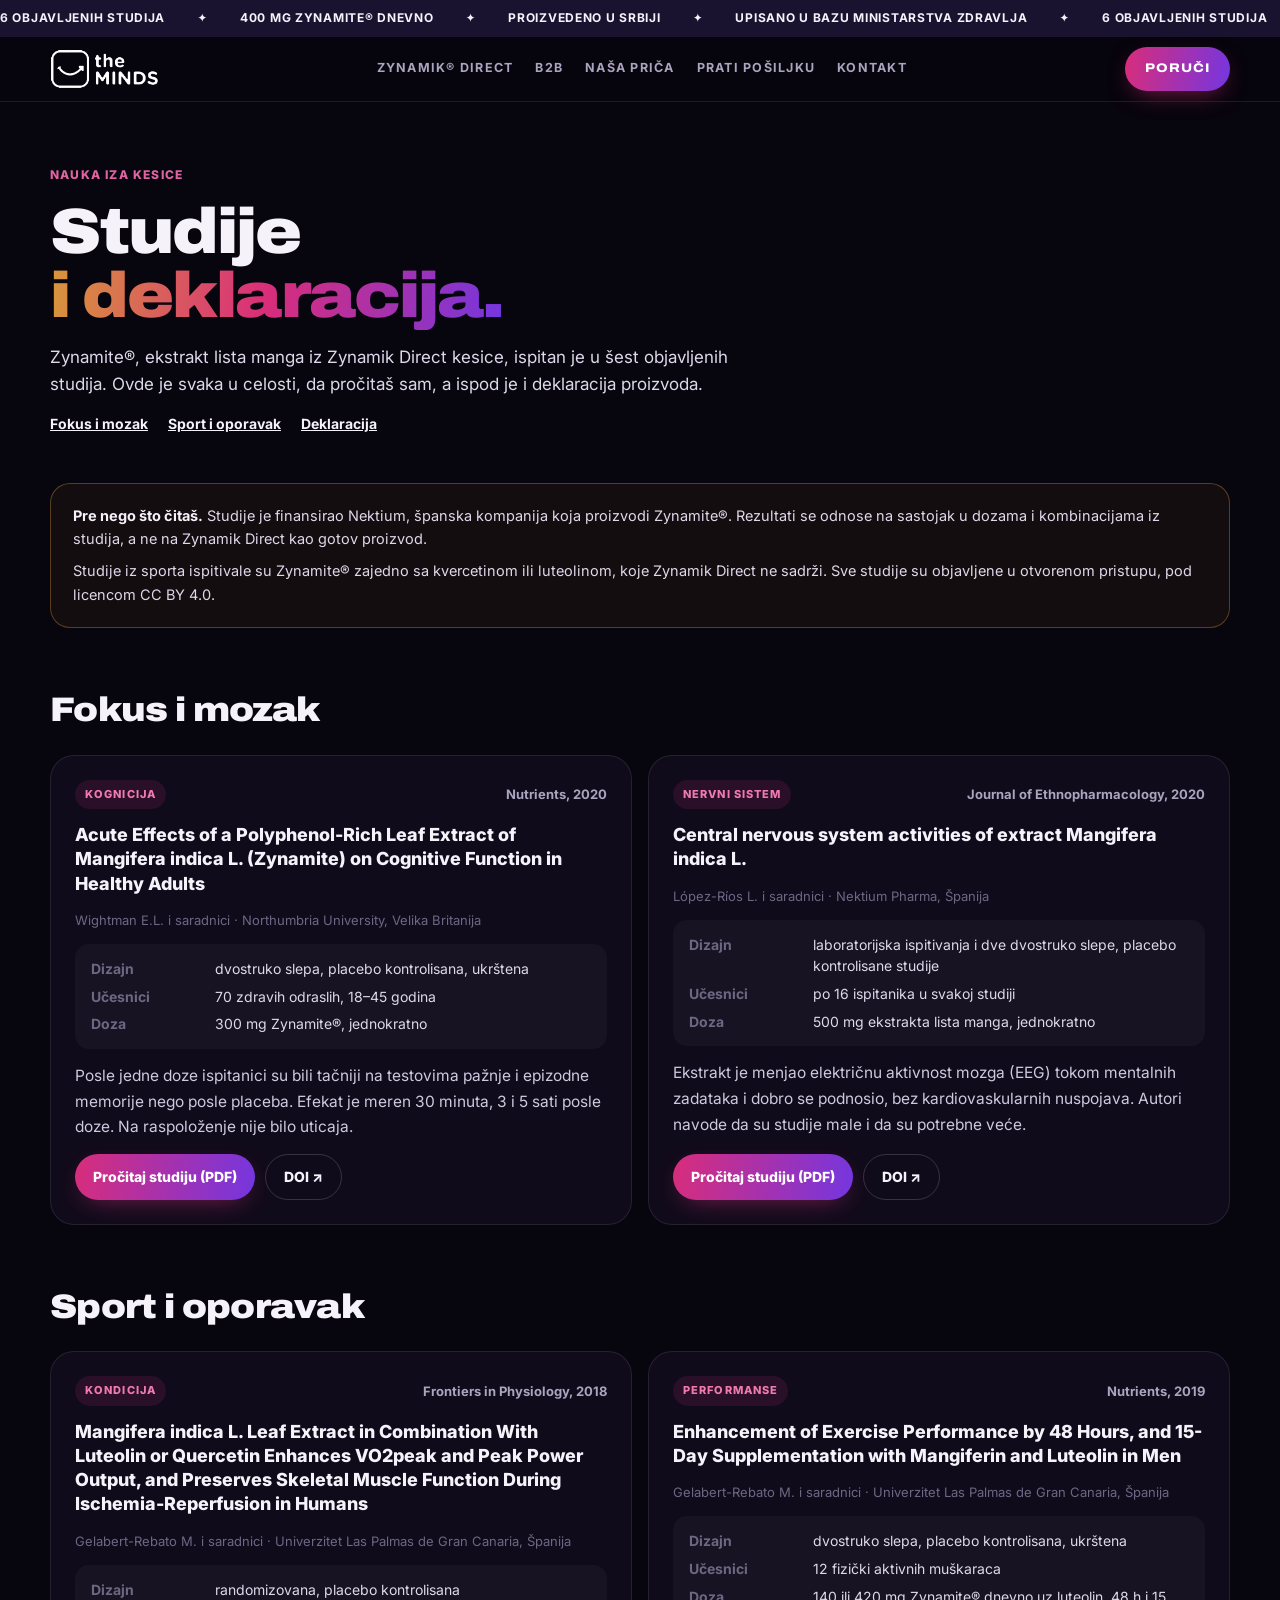
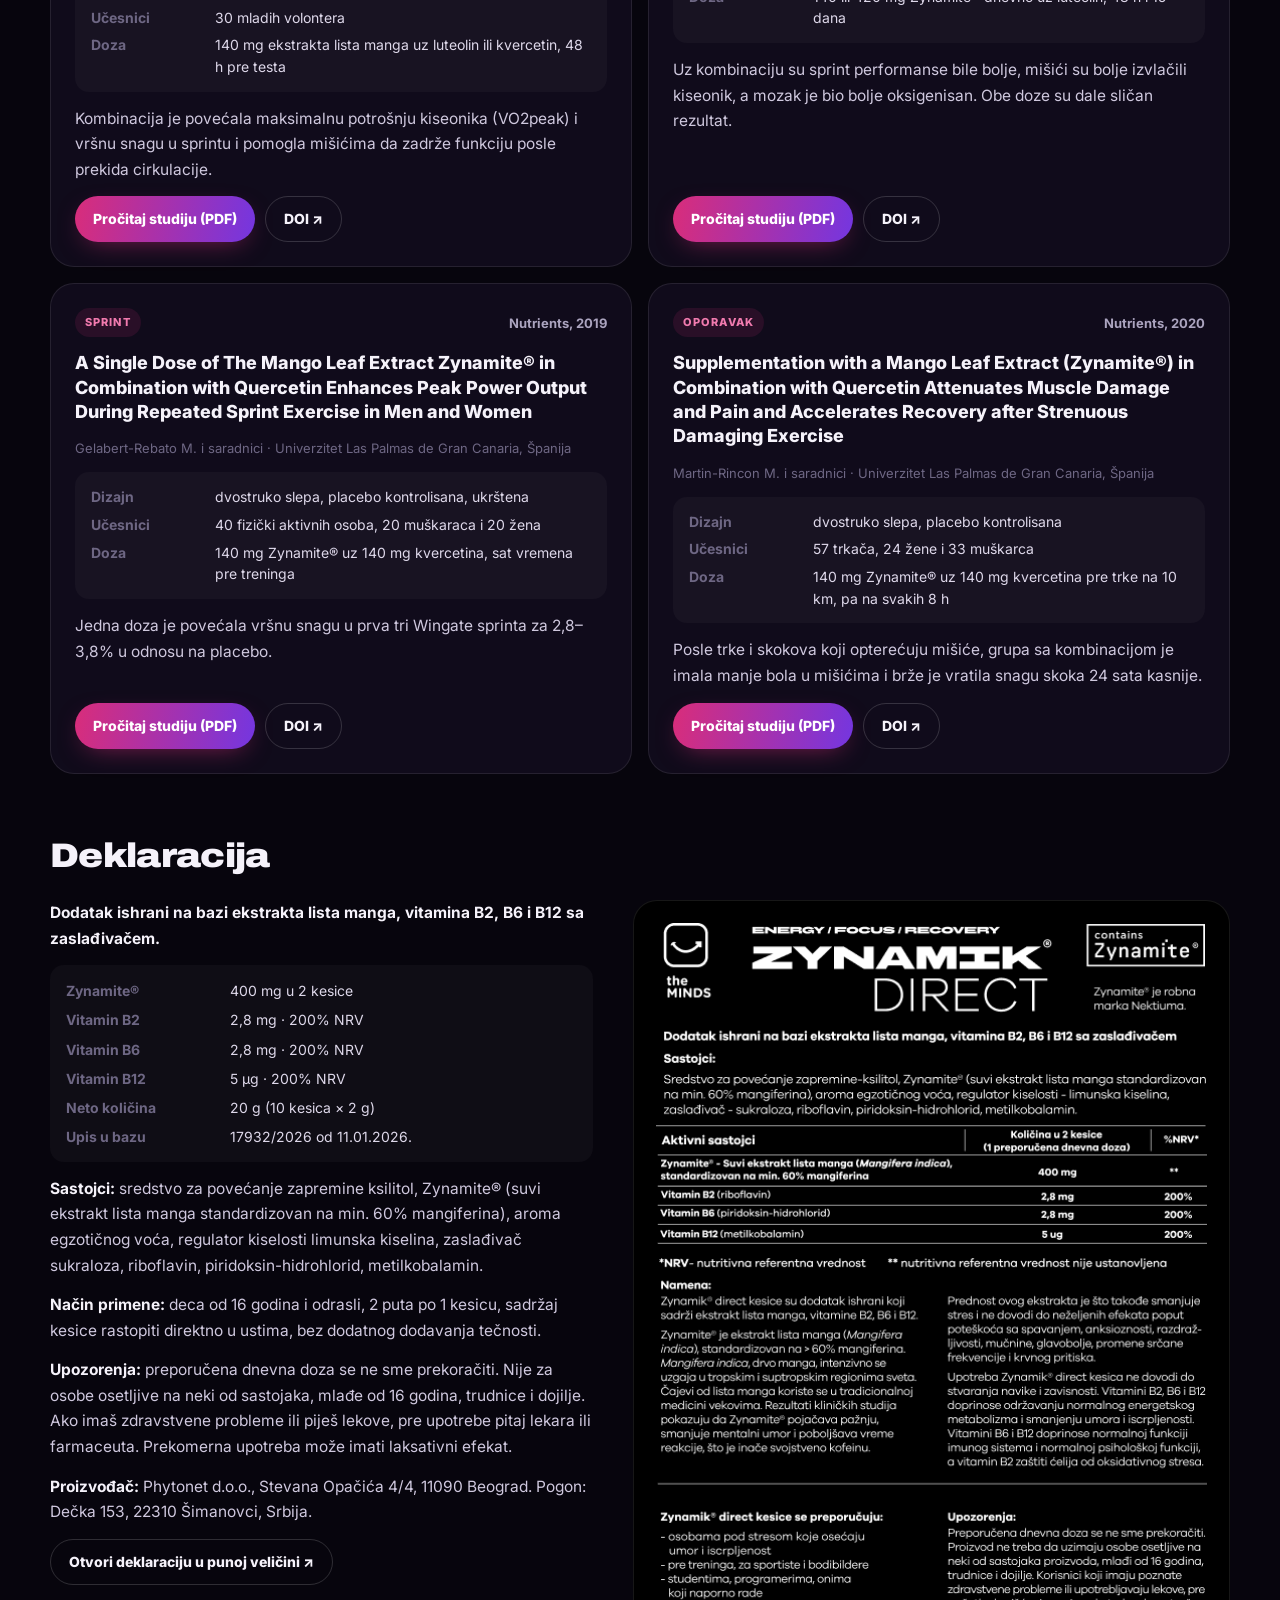
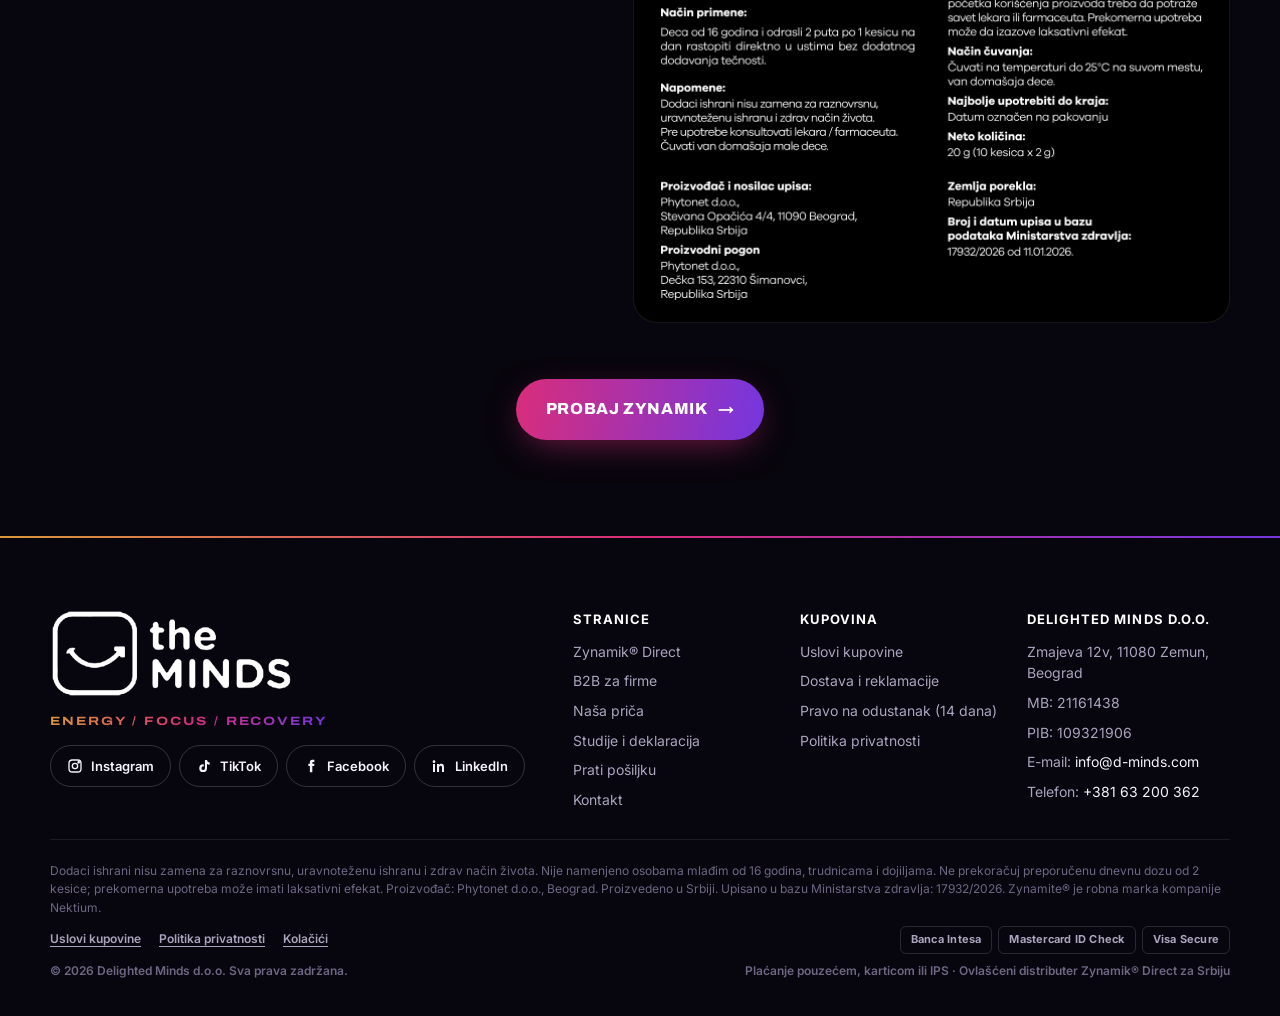
<file: Studije.dc.html>
<!doctype html>
<html lang="sr">
<head>
<meta charset="utf-8">
<meta name="viewport" content="width=device-width, initial-scale=1">
<meta name="description" content="Kliničke studije sastojka Zynamite® (ekstrakt lista manga) sa PDF-om svake studije i deklaracija proizvoda Zynamik® Direct.">
<title>Zynamik Direct — studije i deklaracija</title>
<script src="./vendor/react.js"></script>
<script src="./vendor/react-dom.js"></script>
<script src="./support.js"></script>
<script src="./zd-track.js" defer></script>
</head>
<body>
<x-dc>
<helmet>
<link rel="preconnect" href="https://fonts.googleapis.com">
<link href="https://fonts.googleapis.com/css2?family=Inter:wght@400;500;600;700;800&amp;family=Archivo:wdth,wght@62..125,300..900&amp;display=swap" rel="stylesheet">
<style>
body{margin:0;background:#07050D}
a{color:#F5F2FA}a:hover{color:#ABA4BF}
.cta{display:inline-flex;align-items:center;justify-content:center;gap:10px;background:#1A1330;color:#F5F2FA;text-decoration:none;font-family:Archivo,sans-serif;font-weight:800;font-size:16px;letter-spacing:0.04em;text-transform:uppercase;padding:18px 30px;border-radius:999px;min-height:52px;box-sizing:border-box;border:0;cursor:pointer}
.cta:hover{background:#241A40;color:#F5F2FA}
.cta.alt{background:linear-gradient(100deg,#D92D7A,#7436E0);color:#F5F2FA}
.cta.alt:hover{background:linear-gradient(100deg,#E64A8E,#8650EA);color:#F5F2FA}
.cta:focus-visible,.chipbtn:focus-visible{outline:3px solid #D92D7A;outline-offset:3px}
.eyebrow{font-size:12px;font-weight:800;letter-spacing:0.1em;text-transform:uppercase;color:#E063A3}
.fld{display:flex;flex-direction:column;gap:6px;font-size:13px;font-weight:700}
.fld input,.fld textarea{font:inherit;font-weight:500;font-size:16px;padding:13px 14px;border:1.5px solid rgba(255,255,255,0.09);border-radius:12px;background:#07050D;color:#F5F2FA;min-height:48px;box-sizing:border-box;width:100%}
.fld input:focus,.fld textarea:focus{outline:3px solid #D92D7A;outline-offset:1px;border-color:#D92D7A;background:#120D1E}
.chipbtn{all:unset;box-sizing:border-box;cursor:pointer;display:inline-flex;align-items:center;min-height:44px;padding:0 16px;border-radius:999px;font-size:14px;font-weight:700}
@keyframes tick{from{transform:translateX(0)}to{transform:translateX(-50%)}}
.track{display:flex;width:max-content;animation:tick 60s linear infinite}
.track > span{display:flex;gap:32px;padding-right:32px;flex:none}
.info{background:#120D1E;border:1px solid rgba(255,255,255,0.09);border-radius:20px;padding:18px;display:flex;gap:14px;align-items:flex-start}
.ico{width:40px;height:40px;border-radius:999px;background:rgba(217,45,122,0.10);display:flex;align-items:center;justify-content:center;flex:none}

/* tema: paleta sa pakovanja */
body{background:#07050D;color:#F5F2FA;-webkit-font-smoothing:antialiased}
::selection{background:#D92D7A;color:#fff}
.cta{background:linear-gradient(100deg,#D92D7A,#7436E0);color:#FFFFFF;box-shadow:0 10px 36px -10px rgba(217,45,122,0.6)}
.cta:hover{background:linear-gradient(100deg,#E64A8E,#8650EA);color:#FFFFFF}
[style*="Archivo"]{font-stretch:112%}
input::placeholder,textarea::placeholder{color:#6E6784}


.st-wrap{max-width:1180px;margin:0 auto;padding:40px 24px 96px;display:flex;flex-direction:column;gap:56px}
.st-g{display:flex;flex-direction:column;gap:18px}
.st-gh{margin:0;font-family:Archivo,sans-serif;font-stretch:112%;font-weight:900;font-size:clamp(24px,3vw,34px);letter-spacing:-0.02em}
.st-grid{display:grid;grid-template-columns:repeat(auto-fit,minmax(min(100%,520px),1fr));gap:16px}
.st-card{display:flex;flex-direction:column;gap:14px;padding:24px;border-radius:24px;background:#100B1B;border:1px solid rgba(255,255,255,0.09)}
.st-top{display:flex;justify-content:space-between;gap:12px;align-items:center;flex-wrap:wrap}
.st-tag{font-size:11px;font-weight:800;letter-spacing:0.1em;text-transform:uppercase;padding:6px 10px;border-radius:999px;background:rgba(217,45,122,0.12);color:#F07AAE}
.st-j{font-size:13px;font-weight:700;color:#ABA4BF}
.st-t{margin:0;font-size:18px;line-height:1.35;font-weight:800;color:#F5F2FA}
.st-a{margin:0;font-size:13px;color:#6E6784}
.st-f{display:grid;grid-template-columns:110px 1fr;gap:6px 14px;margin:0;font-size:14px;padding:14px 16px;border-radius:14px;background:rgba(255,255,255,0.03)}
.st-f dt{color:#6E6784;font-weight:700}.st-f dd{margin:0;color:#DED8EA}
.st-s{margin:0;font-size:15.5px;line-height:1.65;color:#CFC8DE}
.st-btns{display:flex;gap:10px;flex-wrap:wrap;margin-top:auto}
.st-btn{display:inline-flex;align-items:center;gap:8px;min-height:44px;padding:0 18px;border-radius:999px;font-size:14px;font-weight:800;text-decoration:none}
.st-pdf{background:linear-gradient(100deg,#D92D7A,#7436E0);color:#fff !important;box-shadow:0 8px 26px -10px rgba(217,45,122,0.6)}
.st-doi{border:1.5px solid rgba(255,255,255,0.16);color:#F5F2FA !important}
.st-note{padding:20px 22px;border-radius:20px;border:1px solid rgba(217,151,58,0.35);background:rgba(217,151,58,0.06);color:#DED8EA;font-size:14.5px;line-height:1.65;display:flex;flex-direction:column;gap:8px}
.st-note p{margin:0}
.st-dek{display:grid;grid-template-columns:minmax(0,1fr) minmax(0,1.1fr);gap:40px;align-items:start}
.st-dek-img{background:#000;border:1px solid rgba(255,255,255,0.09);border-radius:24px;padding:22px;display:flex;justify-content:center}
.st-dek-img img{width:100%;max-width:560px;height:auto;display:block}
@media (max-width: 899px){.st-dek{grid-template-columns:1fr}.st-f{grid-template-columns:1fr}.st-f dt{margin-top:6px}}
</style>
</helmet>
<div style="background: #07050D; color: #F5F2FA; font-family: Inter, system-ui, sans-serif; font-size: 16px; line-height: 1.55; min-height: 100vh">
<div style="background: #1A1330; color: #F5F2FA; overflow: hidden; font-size: 12px; font-weight: 700; letter-spacing: 0.06em; padding: 9px 0; text-transform: uppercase; white-space: nowrap">
<div class="track"><span><span>6 objavljenih studija</span><span>✦</span><span>400 mg Zynamite® dnevno</span><span>✦</span><span>Proizvedeno u Srbiji</span><span>✦</span><span>Upisano u bazu Ministarstva zdravlja</span><span>✦</span><span>6 objavljenih studija</span><span>✦</span><span>400 mg Zynamite® dnevno</span><span>✦</span><span>Proizvedeno u Srbiji</span><span>✦</span><span>Upisano u bazu Ministarstva zdravlja</span><span>✦</span><span>6 objavljenih studija</span><span>✦</span><span>400 mg Zynamite® dnevno</span><span>✦</span><span>Proizvedeno u Srbiji</span><span>✦</span><span>Upisano u bazu Ministarstva zdravlja</span><span>✦</span><span>6 objavljenih studija</span><span>✦</span><span>400 mg Zynamite® dnevno</span><span>✦</span><span>Proizvedeno u Srbiji</span><span>✦</span><span>Upisano u bazu Ministarstva zdravlja</span><span>✦</span></span><span aria-hidden="true"><span>6 objavljenih studija</span><span>✦</span><span>400 mg Zynamite® dnevno</span><span>✦</span><span>Proizvedeno u Srbiji</span><span>✦</span><span>Upisano u bazu Ministarstva zdravlja</span><span>✦</span><span>6 objavljenih studija</span><span>✦</span><span>400 mg Zynamite® dnevno</span><span>✦</span><span>Proizvedeno u Srbiji</span><span>✦</span><span>Upisano u bazu Ministarstva zdravlja</span><span>✦</span><span>6 objavljenih studija</span><span>✦</span><span>400 mg Zynamite® dnevno</span><span>✦</span><span>Proizvedeno u Srbiji</span><span>✦</span><span>Upisano u bazu Ministarstva zdravlja</span><span>✦</span><span>6 objavljenih studija</span><span>✦</span><span>400 mg Zynamite® dnevno</span><span>✦</span><span>Proizvedeno u Srbiji</span><span>✦</span><span>Upisano u bazu Ministarstva zdravlja</span><span>✦</span></span></div>
</div>
<dc-import name="Header" active="studije" hint-size="100%,66px"></dc-import>
<header style="max-width: 1180px; margin: 0 auto; padding: 64px 24px 8px; display: flex; flex-direction: column; gap: 16px">
<span class="eyebrow">Nauka iza kesice</span>
<h1 style="margin: 0; font-family: Archivo, sans-serif; font-weight: 900; font-size: clamp(36px, 5.4vw, 64px); line-height: 1; letter-spacing: -0.03em">Studije<br><span style="background: linear-gradient(100deg,#D9973A 0%,#D92D7A 48%,#7436E0 100%); -webkit-background-clip: text; background-clip: text; color: transparent">i deklaracija.</span></h1>
<p style="margin: 0; font-size: 17px; color: #DED8EA; max-width: 720px">Zynamite®, ekstrakt lista manga iz Zynamik Direct kesice, ispitan je u šest objavljenih studija. Ovde je svaka u celosti, da pročitaš sam, a ispod je i deklaracija proizvoda.</p>
<div style="display: flex; flex-wrap: wrap; gap: 8px 20px; font-size: 14px; font-weight: 700"><a href="#fokus">Fokus i mozak</a><a href="#sport">Sport i oporavak</a><a href="#deklaracija">Deklaracija</a></div>
</header>
<div class="st-wrap">
<div class="st-note"><p><strong style="color: #F5F2FA">Pre nego što čitaš.</strong> Studije je finansirao Nektium, španska kompanija koja proizvodi Zynamite®. Rezultati se odnose na sastojak u dozama i kombinacijama iz studija, a ne na Zynamik Direct kao gotov proizvod.</p><p>Studije iz sporta ispitivale su Zynamite® zajedno sa kvercetinom ili luteolinom, koje Zynamik Direct ne sadrži. Sve studije su objavljene u otvorenom pristupu, pod licencom CC BY 4.0.</p></div>
<section class="st-g" id="fokus"><h2 class="st-gh">Fokus i mozak</h2><div class="st-grid"><article class="st-card"><div class="st-top"><span class="st-tag">Kognicija</span><span class="st-j">Nutrients, 2020</span></div>
<h3 class="st-t" lang="en">Acute Effects of a Polyphenol-Rich Leaf Extract of Mangifera indica L. (Zynamite) on Cognitive Function in Healthy Adults</h3><p class="st-a">Wightman E.L. i saradnici · Northumbria University, Velika Britanija</p>
<dl class="st-f"><dt>Dizajn</dt><dd>dvostruko slepa, placebo kontrolisana, ukrštena</dd><dt>Učesnici</dt><dd>70 zdravih odraslih, 18–45 godina</dd><dt>Doza</dt><dd>300 mg Zynamite®, jednokratno</dd></dl><p class="st-s">Posle jedne doze ispitanici su bili tačniji na testovima pažnje i epizodne memorije nego posle placeba. Efekat je meren 30 minuta, 3 i 5 sati posle doze. Na raspoloženje nije bilo uticaja.</p>
<div class="st-btns"><a class="st-btn st-pdf" href="assets/studije/wightman-2020-kognicija.pdf" target="_blank" rel="noopener">Pročitaj studiju (PDF)</a><a class="st-btn st-doi" href="https://doi.org/10.3390/nu12082194" target="_blank" rel="noopener">DOI ↗</a></div></article><article class="st-card"><div class="st-top"><span class="st-tag">Nervni sistem</span><span class="st-j">Journal of Ethnopharmacology, 2020</span></div>
<h3 class="st-t" lang="en">Central nervous system activities of extract Mangifera indica L.</h3><p class="st-a">López-Ríos L. i saradnici · Nektium Pharma, Španija</p>
<dl class="st-f"><dt>Dizajn</dt><dd>laboratorijska ispitivanja i dve dvostruko slepe, placebo kontrolisane studije</dd><dt>Učesnici</dt><dd>po 16 ispitanika u svakoj studiji</dd><dt>Doza</dt><dd>500 mg ekstrakta lista manga, jednokratno</dd></dl><p class="st-s">Ekstrakt je menjao električnu aktivnost mozga (EEG) tokom mentalnih zadataka i dobro se podnosio, bez kardiovaskularnih nuspojava. Autori navode da su studije male i da su potrebne veće.</p>
<div class="st-btns"><a class="st-btn st-pdf" href="assets/studije/lopez-rios-2020-cns.pdf" target="_blank" rel="noopener">Pročitaj studiju (PDF)</a><a class="st-btn st-doi" href="https://doi.org/10.1016/j.jep.2020.112996" target="_blank" rel="noopener">DOI ↗</a></div></article></div></section><section class="st-g" id="sport"><h2 class="st-gh">Sport i oporavak</h2><div class="st-grid"><article class="st-card"><div class="st-top"><span class="st-tag">Kondicija</span><span class="st-j">Frontiers in Physiology, 2018</span></div>
<h3 class="st-t" lang="en">Mangifera indica L. Leaf Extract in Combination With Luteolin or Quercetin Enhances VO2peak and Peak Power Output, and Preserves Skeletal Muscle Function During Ischemia-Reperfusion in Humans</h3><p class="st-a">Gelabert-Rebato M. i saradnici · Univerzitet Las Palmas de Gran Canaria, Španija</p>
<dl class="st-f"><dt>Dizajn</dt><dd>randomizovana, placebo kontrolisana</dd><dt>Učesnici</dt><dd>30 mladih volontera</dd><dt>Doza</dt><dd>140 mg ekstrakta lista manga uz luteolin ili kvercetin, 48 h pre testa</dd></dl><p class="st-s">Kombinacija je povećala maksimalnu potrošnju kiseonika (VO2peak) i vršnu snagu u sprintu i pomogla mišićima da zadrže funkciju posle prekida cirkulacije.</p>
<div class="st-btns"><a class="st-btn st-pdf" href="assets/studije/gelabert-2018-vo2peak.pdf" target="_blank" rel="noopener">Pročitaj studiju (PDF)</a><a class="st-btn st-doi" href="https://doi.org/10.3389/fphys.2018.00740" target="_blank" rel="noopener">DOI ↗</a></div></article><article class="st-card"><div class="st-top"><span class="st-tag">Performanse</span><span class="st-j">Nutrients, 2019</span></div>
<h3 class="st-t" lang="en">Enhancement of Exercise Performance by 48 Hours, and 15-Day Supplementation with Mangiferin and Luteolin in Men</h3><p class="st-a">Gelabert-Rebato M. i saradnici · Univerzitet Las Palmas de Gran Canaria, Španija</p>
<dl class="st-f"><dt>Dizajn</dt><dd>dvostruko slepa, placebo kontrolisana, ukrštena</dd><dt>Učesnici</dt><dd>12 fizički aktivnih muškaraca</dd><dt>Doza</dt><dd>140 ili 420 mg Zynamite® dnevno uz luteolin, 48 h i 15 dana</dd></dl><p class="st-s">Uz kombinaciju su sprint performanse bile bolje, mišići su bolje izvlačili kiseonik, a mozak je bio bolje oksigenisan. Obe doze su dale sličan rezultat.</p>
<div class="st-btns"><a class="st-btn st-pdf" href="assets/studije/gelabert-2019-performanse.pdf" target="_blank" rel="noopener">Pročitaj studiju (PDF)</a><a class="st-btn st-doi" href="https://doi.org/10.3390/nu11020344" target="_blank" rel="noopener">DOI ↗</a></div></article><article class="st-card"><div class="st-top"><span class="st-tag">Sprint</span><span class="st-j">Nutrients, 2019</span></div>
<h3 class="st-t" lang="en">A Single Dose of The Mango Leaf Extract Zynamite® in Combination with Quercetin Enhances Peak Power Output During Repeated Sprint Exercise in Men and Women</h3><p class="st-a">Gelabert-Rebato M. i saradnici · Univerzitet Las Palmas de Gran Canaria, Španija</p>
<dl class="st-f"><dt>Dizajn</dt><dd>dvostruko slepa, placebo kontrolisana, ukrštena</dd><dt>Učesnici</dt><dd>40 fizički aktivnih osoba, 20 muškaraca i 20 žena</dd><dt>Doza</dt><dd>140 mg Zynamite® uz 140 mg kvercetina, sat vremena pre treninga</dd></dl><p class="st-s">Jedna doza je povećala vršnu snagu u prva tri Wingate sprinta za 2,8–3,8% u odnosu na placebo.</p>
<div class="st-btns"><a class="st-btn st-pdf" href="assets/studije/gelabert-2019-sprint.pdf" target="_blank" rel="noopener">Pročitaj studiju (PDF)</a><a class="st-btn st-doi" href="https://doi.org/10.3390/nu11112592" target="_blank" rel="noopener">DOI ↗</a></div></article><article class="st-card"><div class="st-top"><span class="st-tag">Oporavak</span><span class="st-j">Nutrients, 2020</span></div>
<h3 class="st-t" lang="en">Supplementation with a Mango Leaf Extract (Zynamite®) in Combination with Quercetin Attenuates Muscle Damage and Pain and Accelerates Recovery after Strenuous Damaging Exercise</h3><p class="st-a">Martin-Rincon M. i saradnici · Univerzitet Las Palmas de Gran Canaria, Španija</p>
<dl class="st-f"><dt>Dizajn</dt><dd>dvostruko slepa, placebo kontrolisana</dd><dt>Učesnici</dt><dd>57 trkača, 24 žene i 33 muškarca</dd><dt>Doza</dt><dd>140 mg Zynamite® uz 140 mg kvercetina pre trke na 10 km, pa na svakih 8 h</dd></dl><p class="st-s">Posle trke i skokova koji opterećuju mišiće, grupa sa kombinacijom je imala manje bola u mišićima i brže je vratila snagu skoka 24 sata kasnije.</p>
<div class="st-btns"><a class="st-btn st-pdf" href="assets/studije/martin-rincon-2020-oporavak.pdf" target="_blank" rel="noopener">Pročitaj studiju (PDF)</a><a class="st-btn st-doi" href="https://doi.org/10.3390/nu12030614" target="_blank" rel="noopener">DOI ↗</a></div></article></div></section>
<section class="st-g" id="deklaracija" style="scroll-margin-top: 96px">
<h2 class="st-gh">Deklaracija</h2>
<div class="st-dek">
<div style="display: flex; flex-direction: column; gap: 14px; color: #CFC8DE; font-size: 15.5px; line-height: 1.65">
<p style="margin: 0"><strong style="color: #F5F2FA">Dodatak ishrani na bazi ekstrakta lista manga, vitamina B2, B6 i B12 sa zaslađivačem.</strong></p>
<dl class="st-f" style="grid-template-columns: 150px 1fr"><dt>Zynamite®</dt><dd>400 mg u 2 kesice</dd><dt>Vitamin B2</dt><dd>2,8 mg · 200% NRV</dd><dt>Vitamin B6</dt><dd>2,8 mg · 200% NRV</dd><dt>Vitamin B12</dt><dd>5 µg · 200% NRV</dd><dt>Neto količina</dt><dd>20 g (10 kesica × 2 g)</dd><dt>Upis u bazu</dt><dd>17932/2026 od 11.01.2026.</dd></dl>
<p style="margin: 0"><strong style="color: #F5F2FA">Sastojci:</strong> sredstvo za povećanje zapremine ksilitol, Zynamite® (suvi ekstrakt lista manga standardizovan na min. 60% mangiferina), aroma egzotičnog voća, regulator kiselosti limunska kiselina, zaslađivač sukraloza, riboflavin, piridoksin-hidrohlorid, metilkobalamin.</p>
<p style="margin: 0"><strong style="color: #F5F2FA">Način primene:</strong> deca od 16 godina i odrasli, 2 puta po 1 kesicu, sadržaj kesice rastopiti direktno u ustima, bez dodatnog dodavanja tečnosti.</p>
<p style="margin: 0"><strong style="color: #F5F2FA">Upozorenja:</strong> preporučena dnevna doza se ne sme prekoračiti. Nije za osobe osetljive na neki od sastojaka, mlađe od 16 godina, trudnice i dojilje. Ako imaš zdravstvene probleme ili piješ lekove, pre upotrebe pitaj lekara ili farmaceuta. Prekomerna upotreba može imati laksativni efekat.</p>
<p style="margin: 0"><strong style="color: #F5F2FA">Proizvođač:</strong> Phytonet d.o.o., Stevana Opačića 4/4, 11090 Beograd. Pogon: Dečka 153, 22310 Šimanovci, Srbija.</p>
<a class="st-btn st-doi" href="assets/deklaracija.png" target="_blank" rel="noopener" style="align-self: flex-start">Otvori deklaraciju u punoj veličini ↗</a>
</div>
<div class="st-dek-img"><img src="assets/deklaracija.png" alt="Deklaracija Zynamik Direct: sastojci, aktivni sastojci po dnevnoj dozi, namena, način primene, upozorenja i podaci o proizvođaču" width="548" height="971" loading="lazy"></div>
</div>
</section>
<div style="display: flex; justify-content: center"><a href="Main.dc.html#paket" class="cta">Probaj Zynamik <span aria-hidden="true">→</span></a></div>
</div>
<dc-import name="Footer" hint-size="100%,480px"></dc-import>
</div>
</x-dc>
<script type="text/x-dc" data-dc-script data-props='{"$preview":{"width":1440,"height":3000}}'>
class Component extends DCLogic {
  componentDidMount() {
    var h = location.hash ? decodeURIComponent(location.hash.slice(1)) : '';
    if (h) setTimeout(function () { var el = document.getElementById(h); if (el) el.scrollIntoView(); }, 120);
  }
  renderVals() { return {}; }
}
</script>
</body>
</html>
</file>
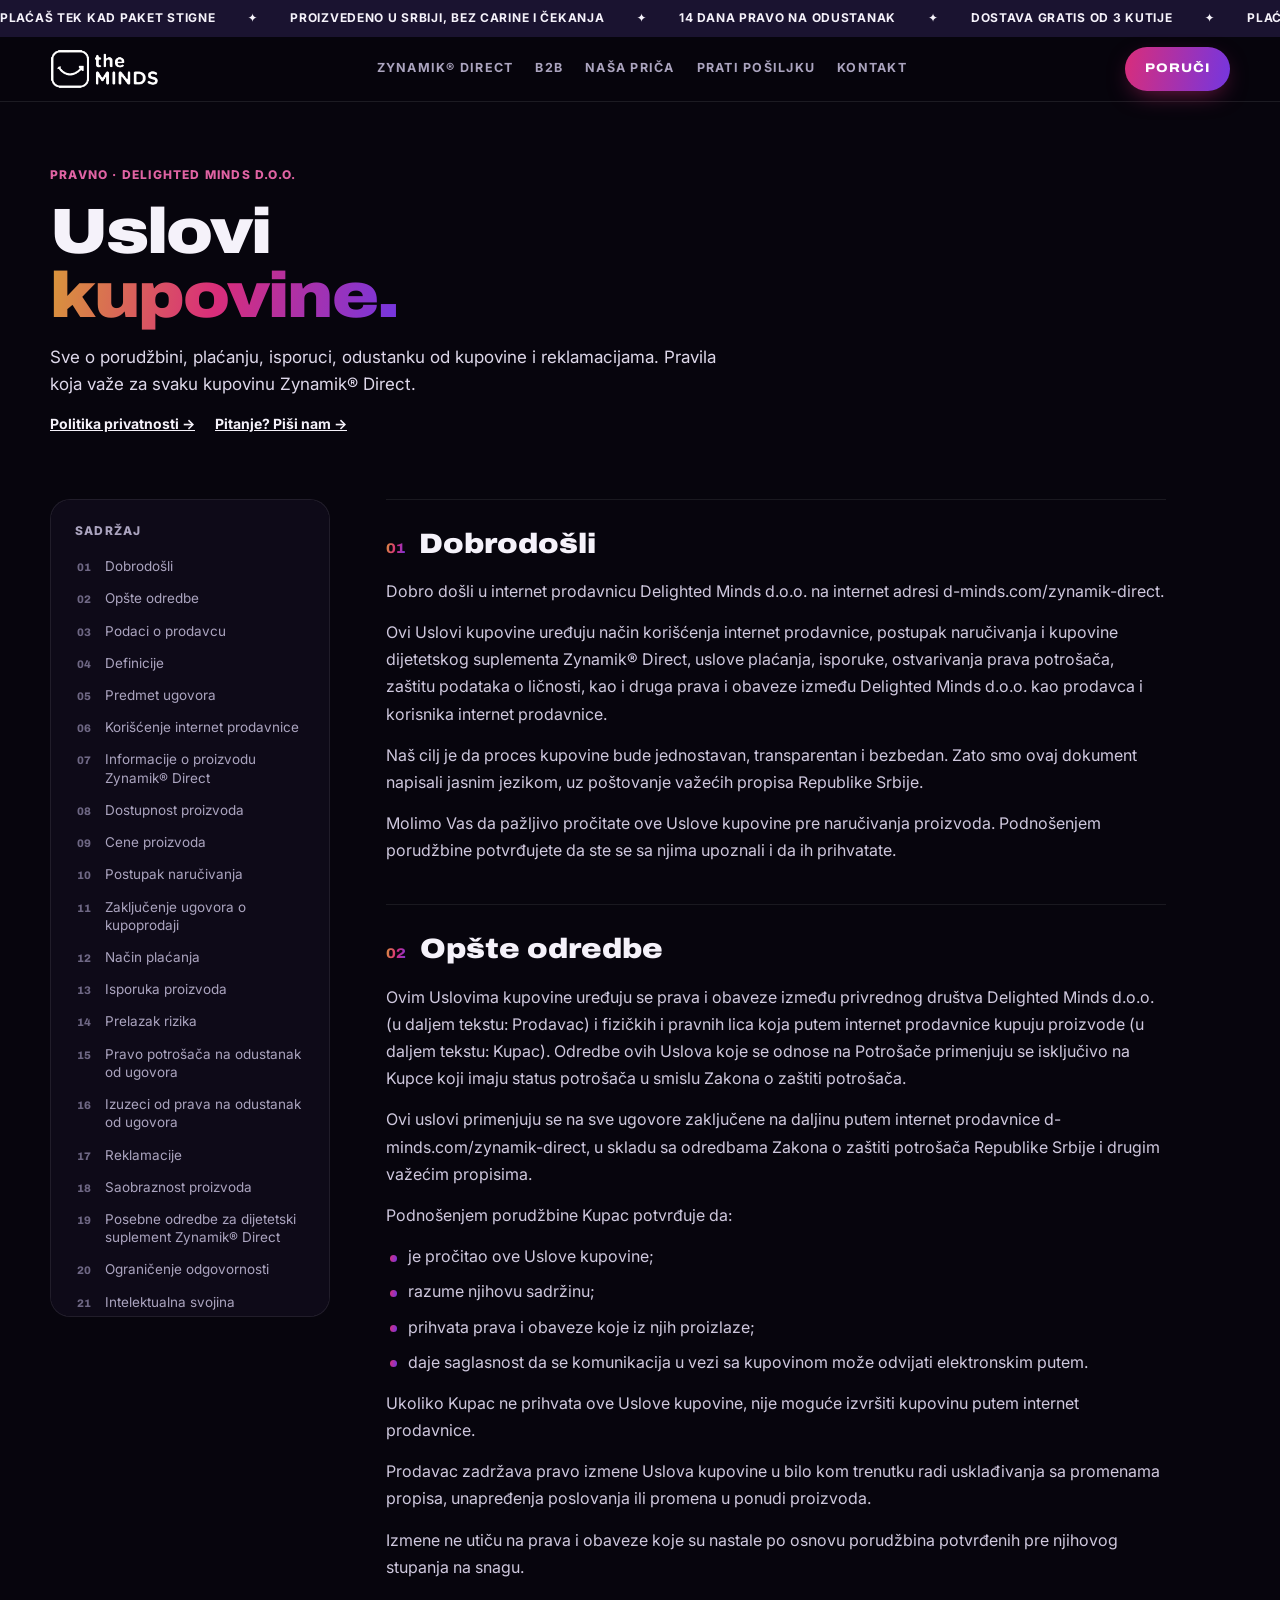
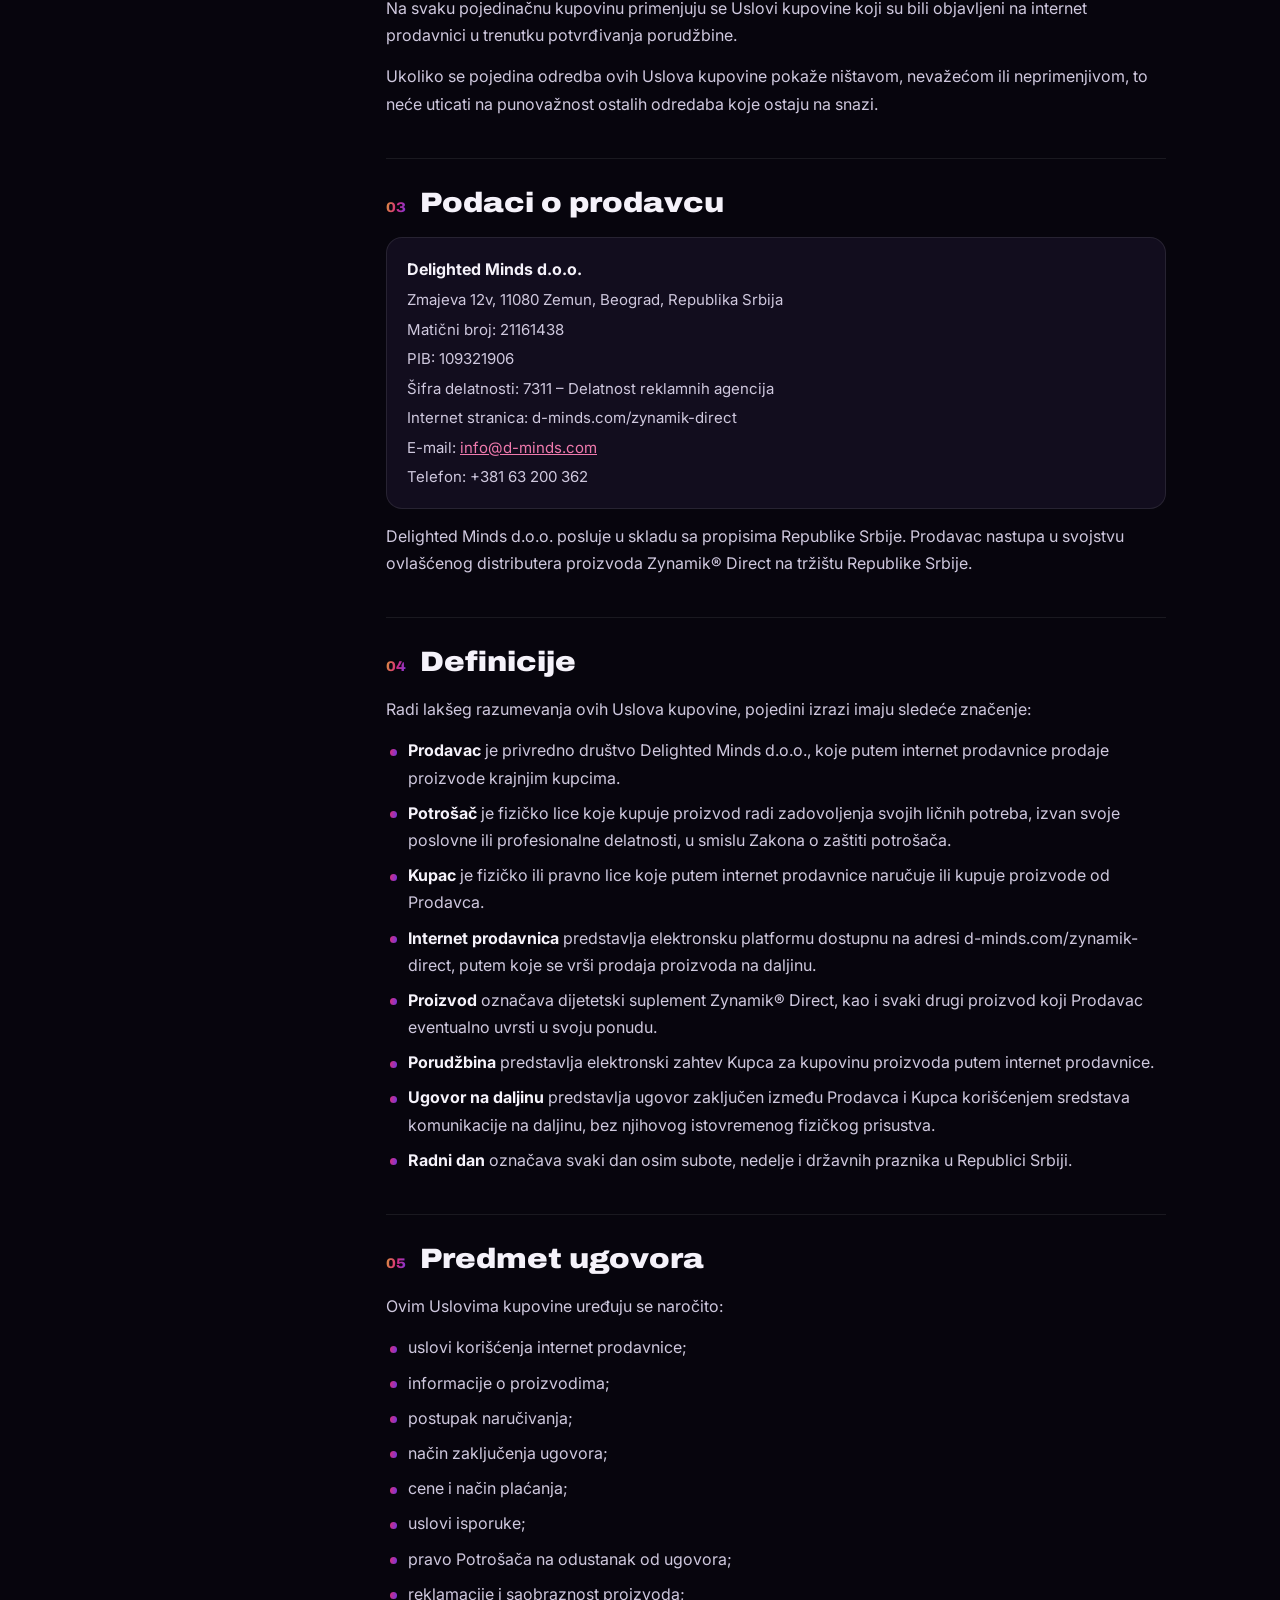
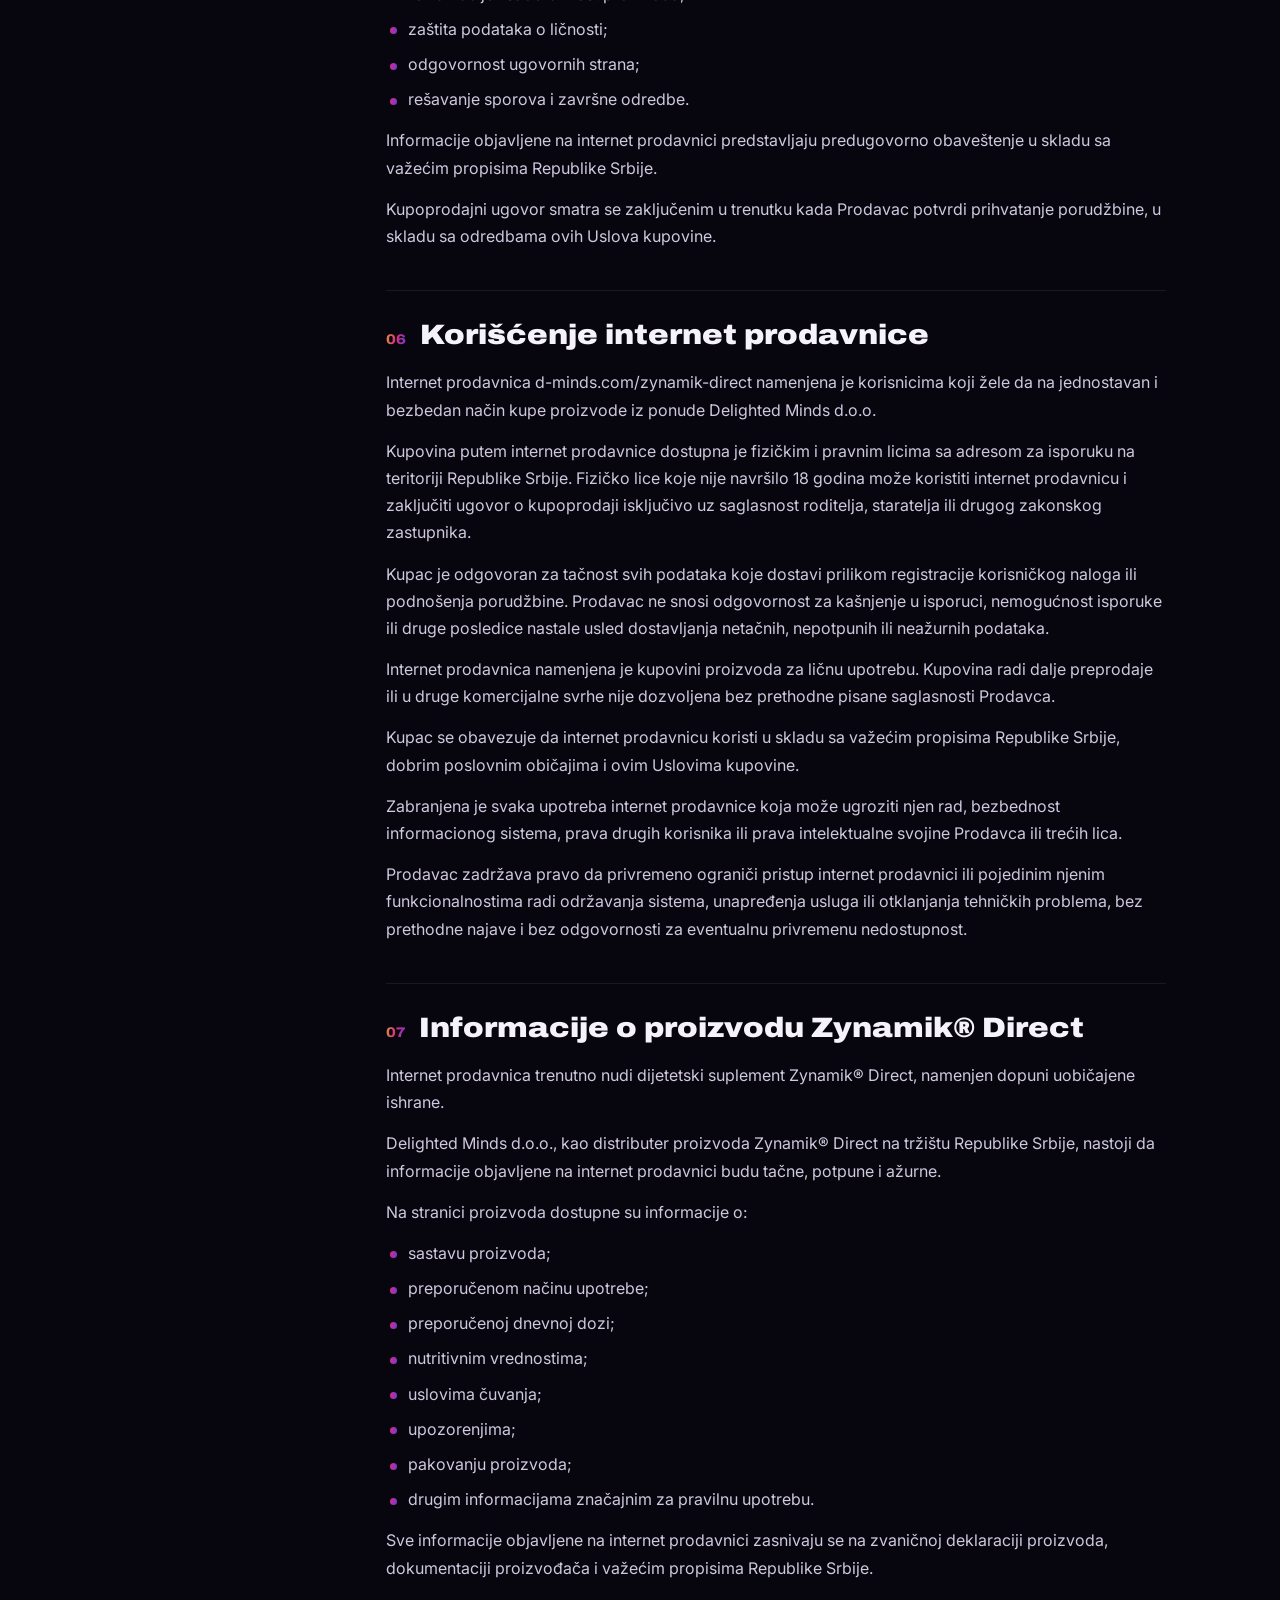
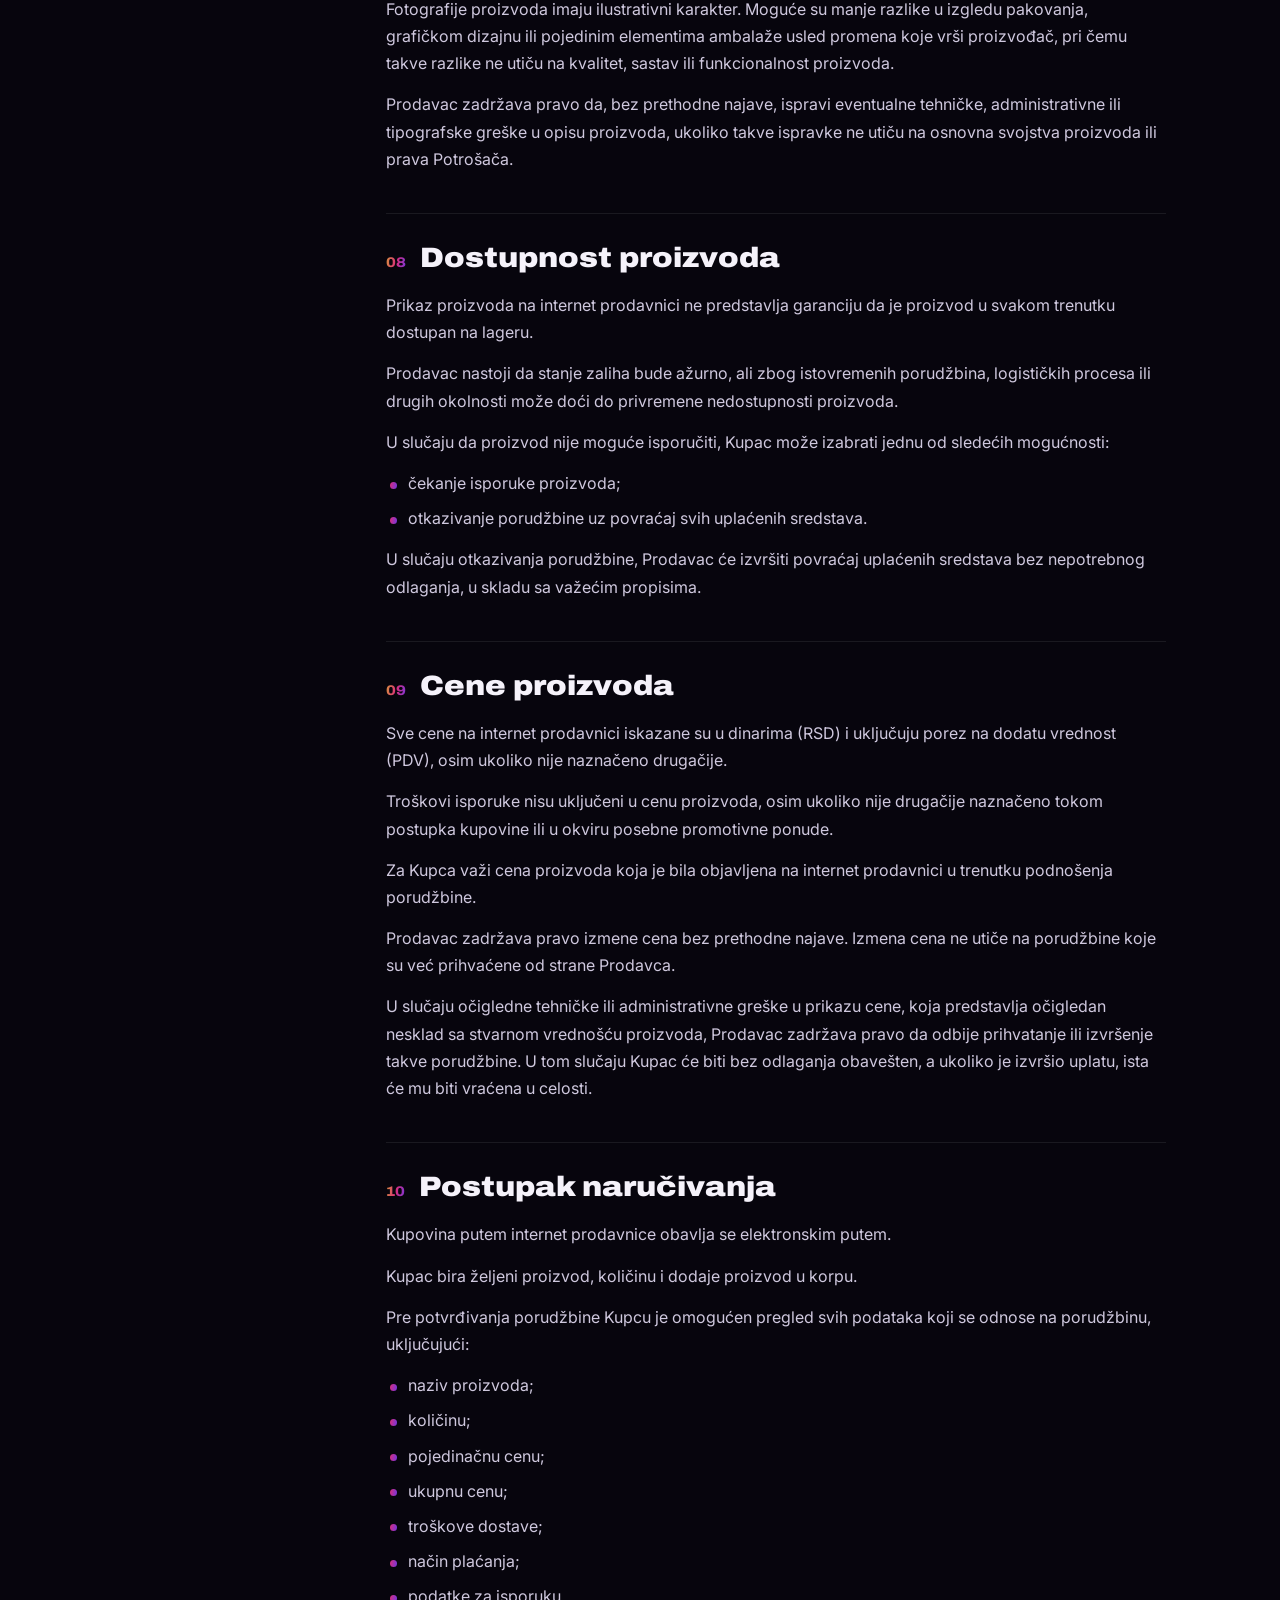
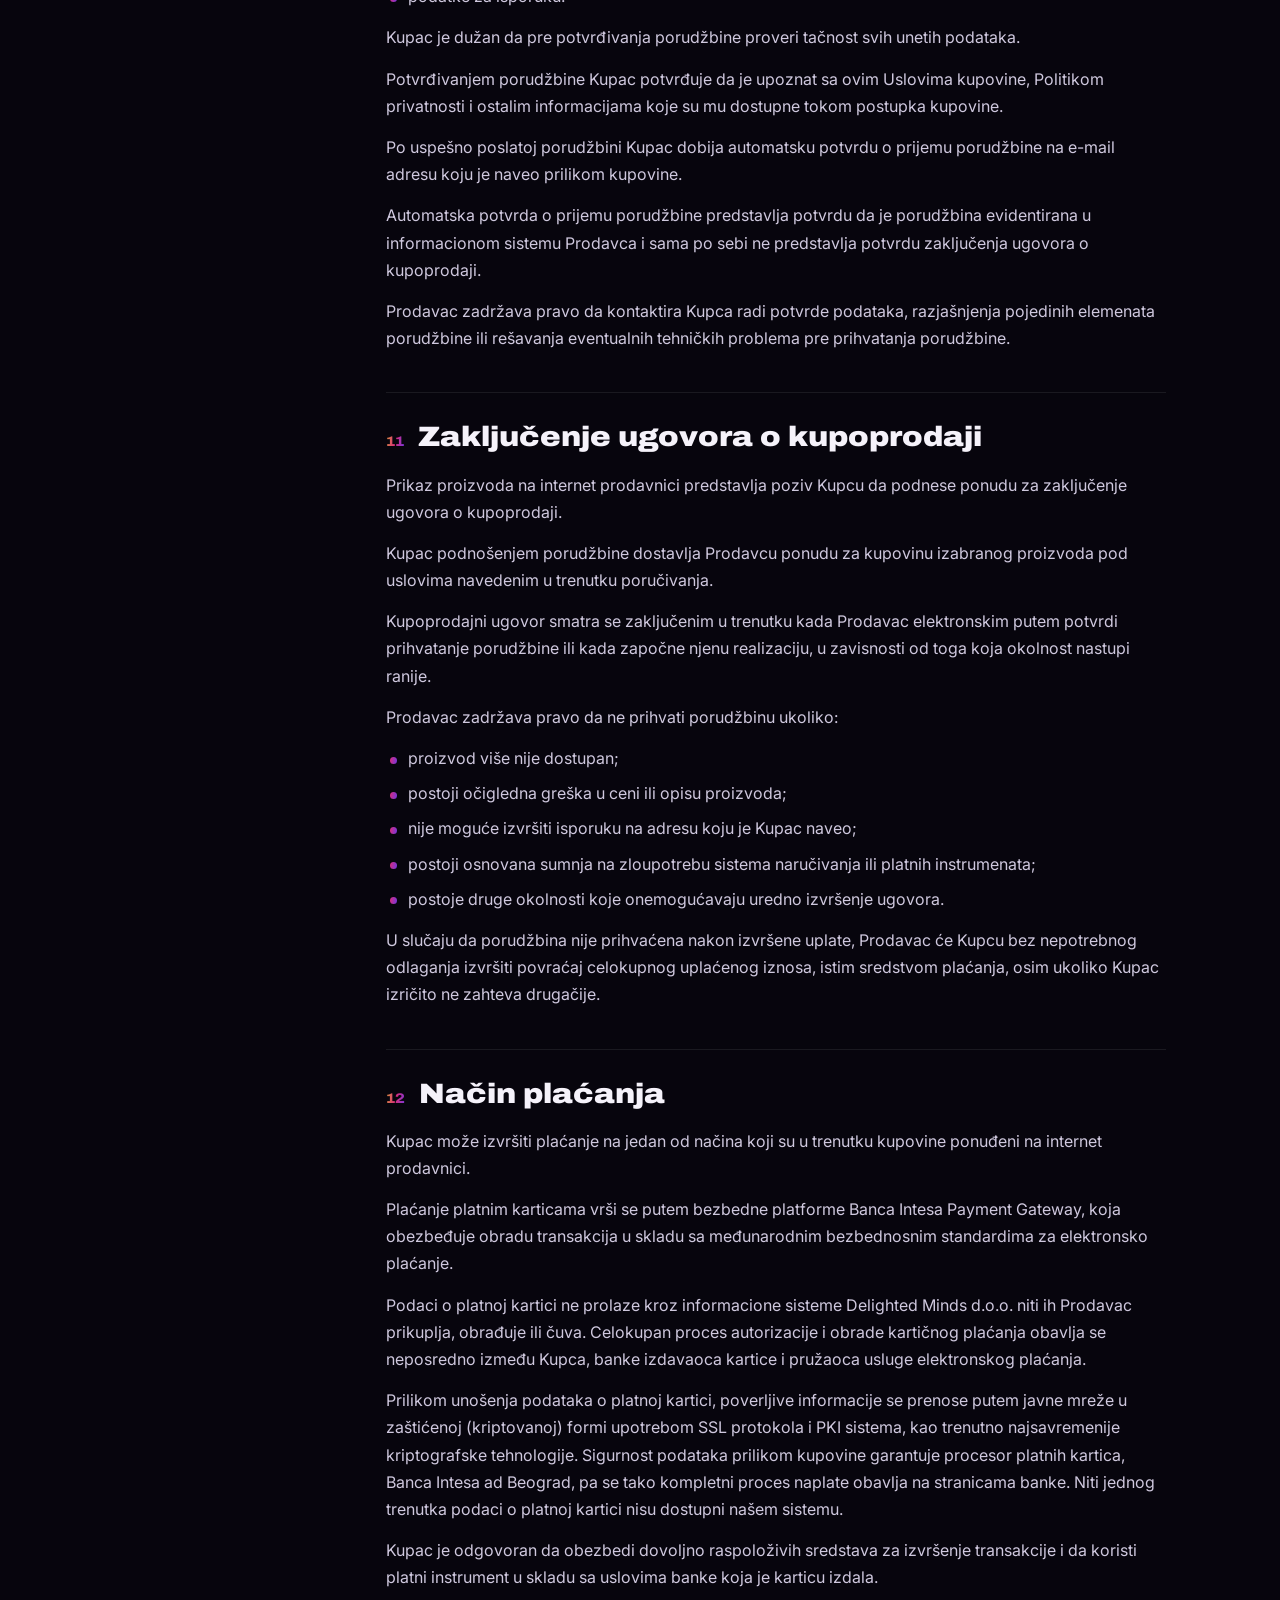
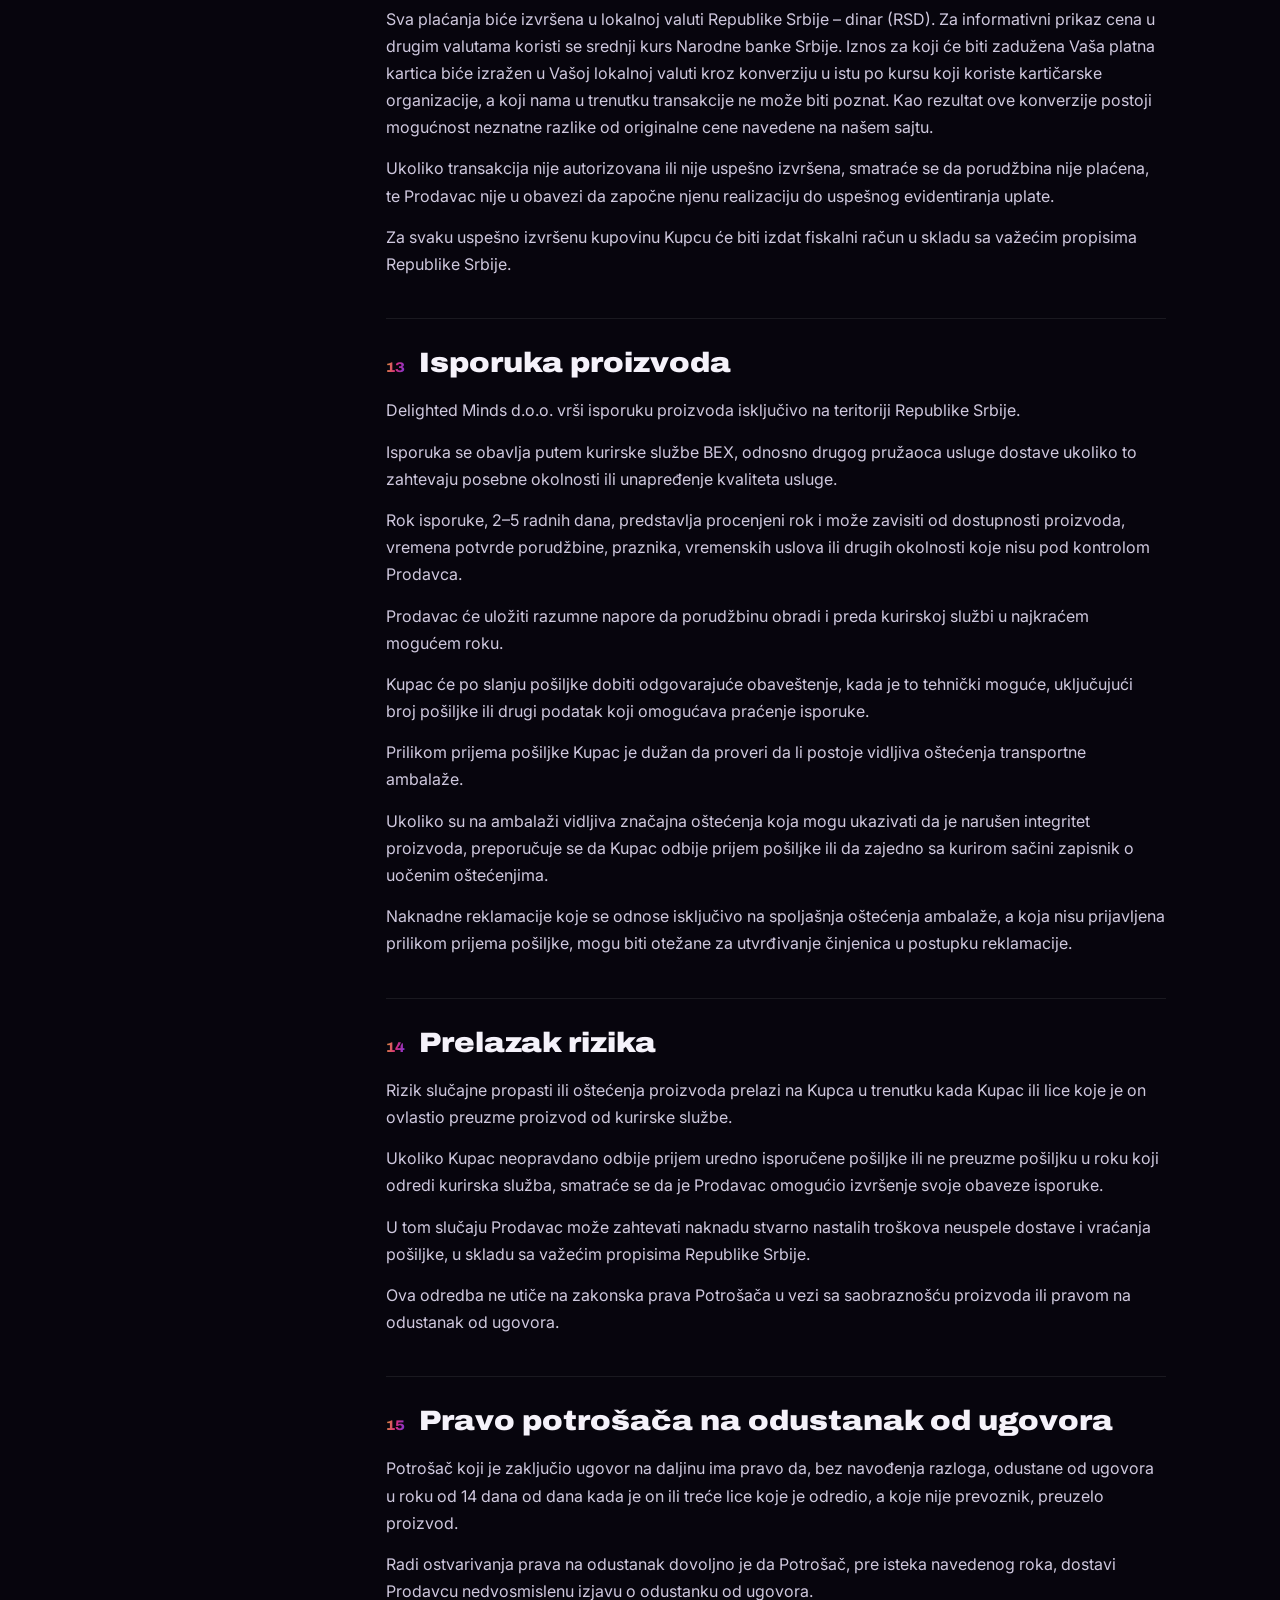
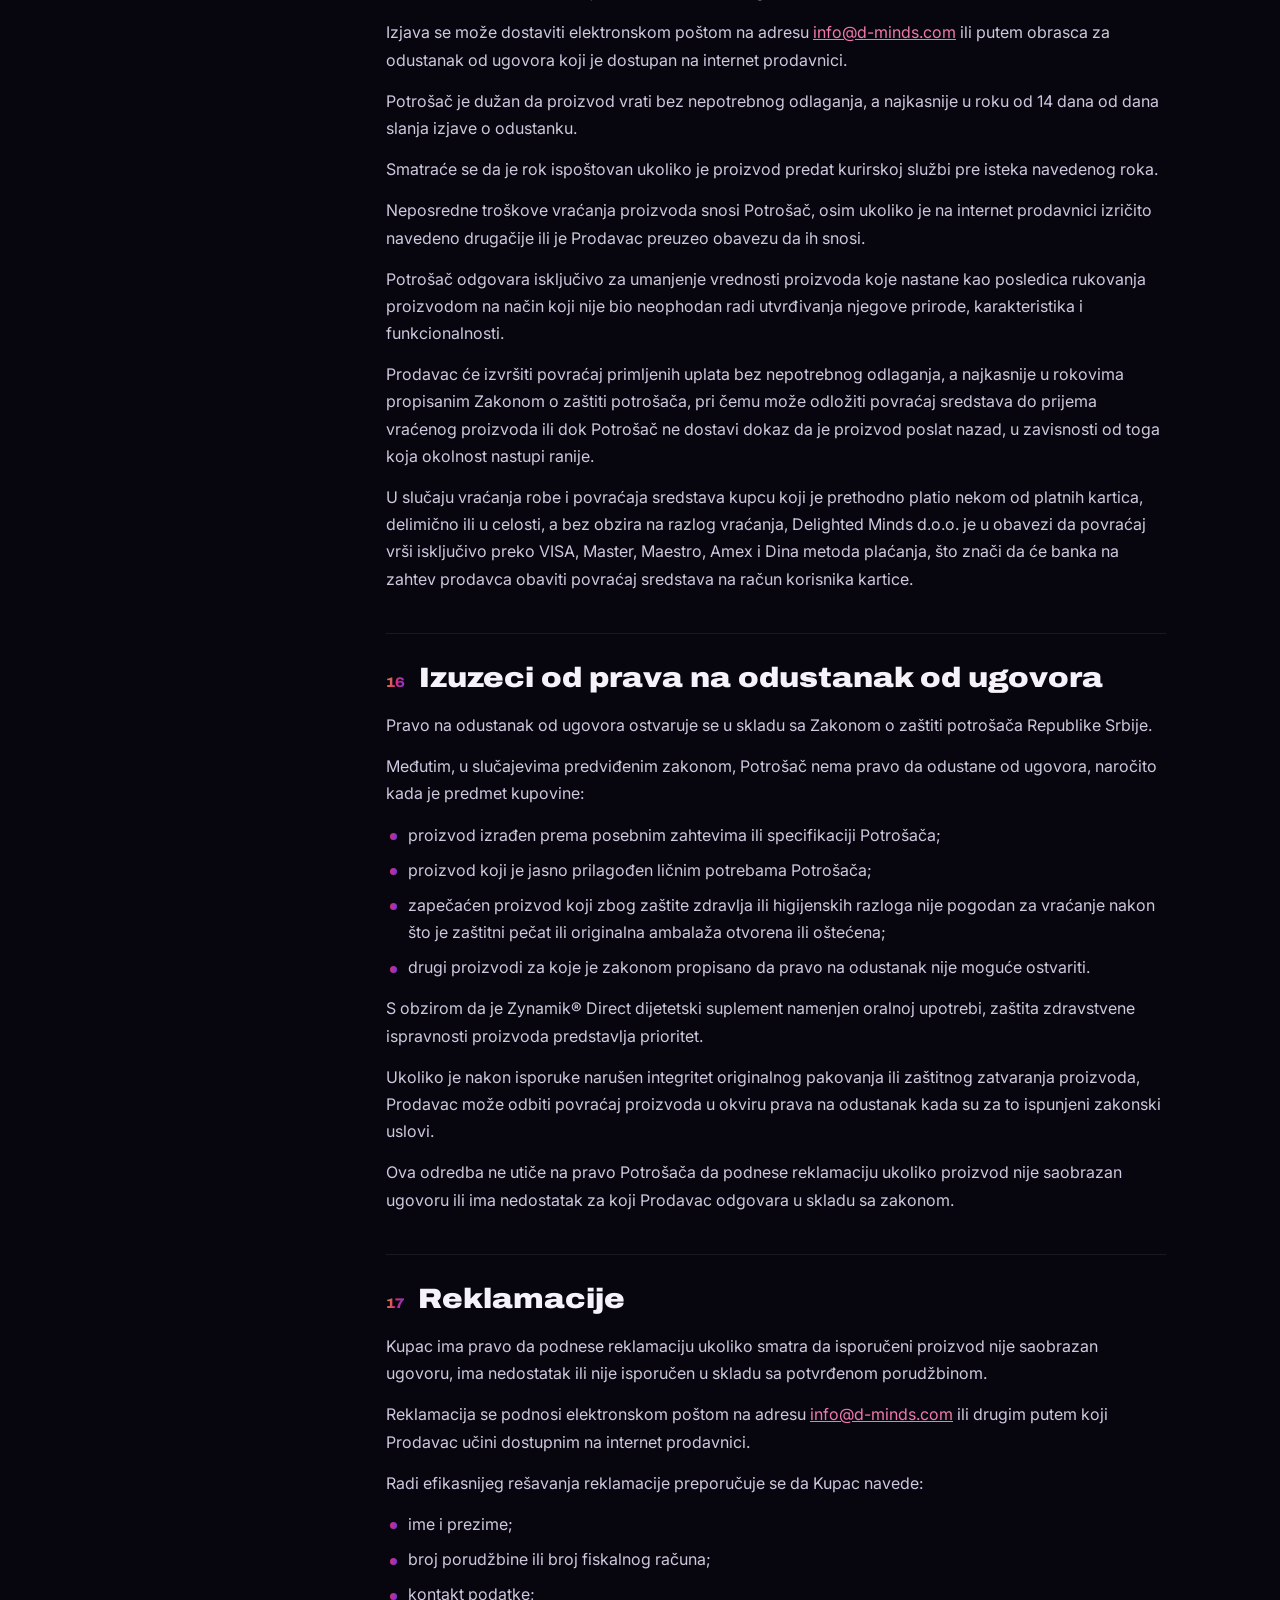
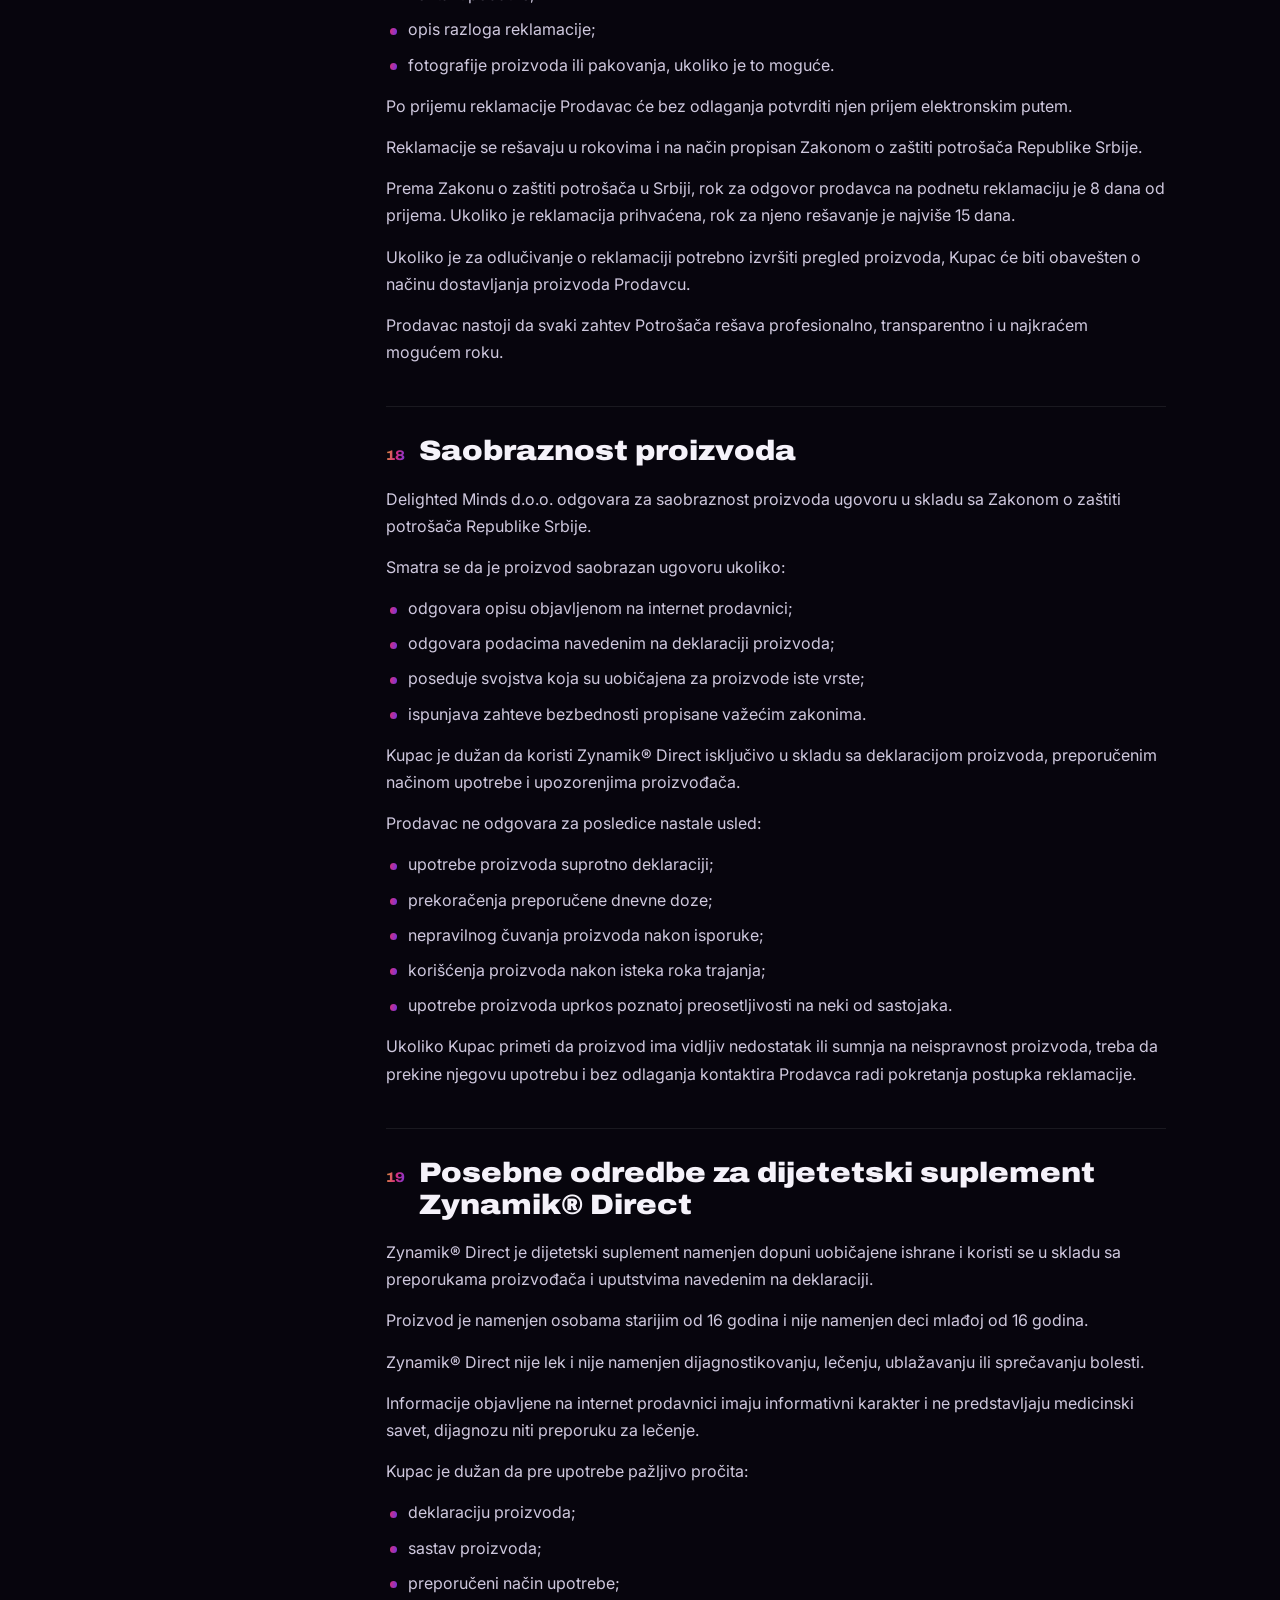
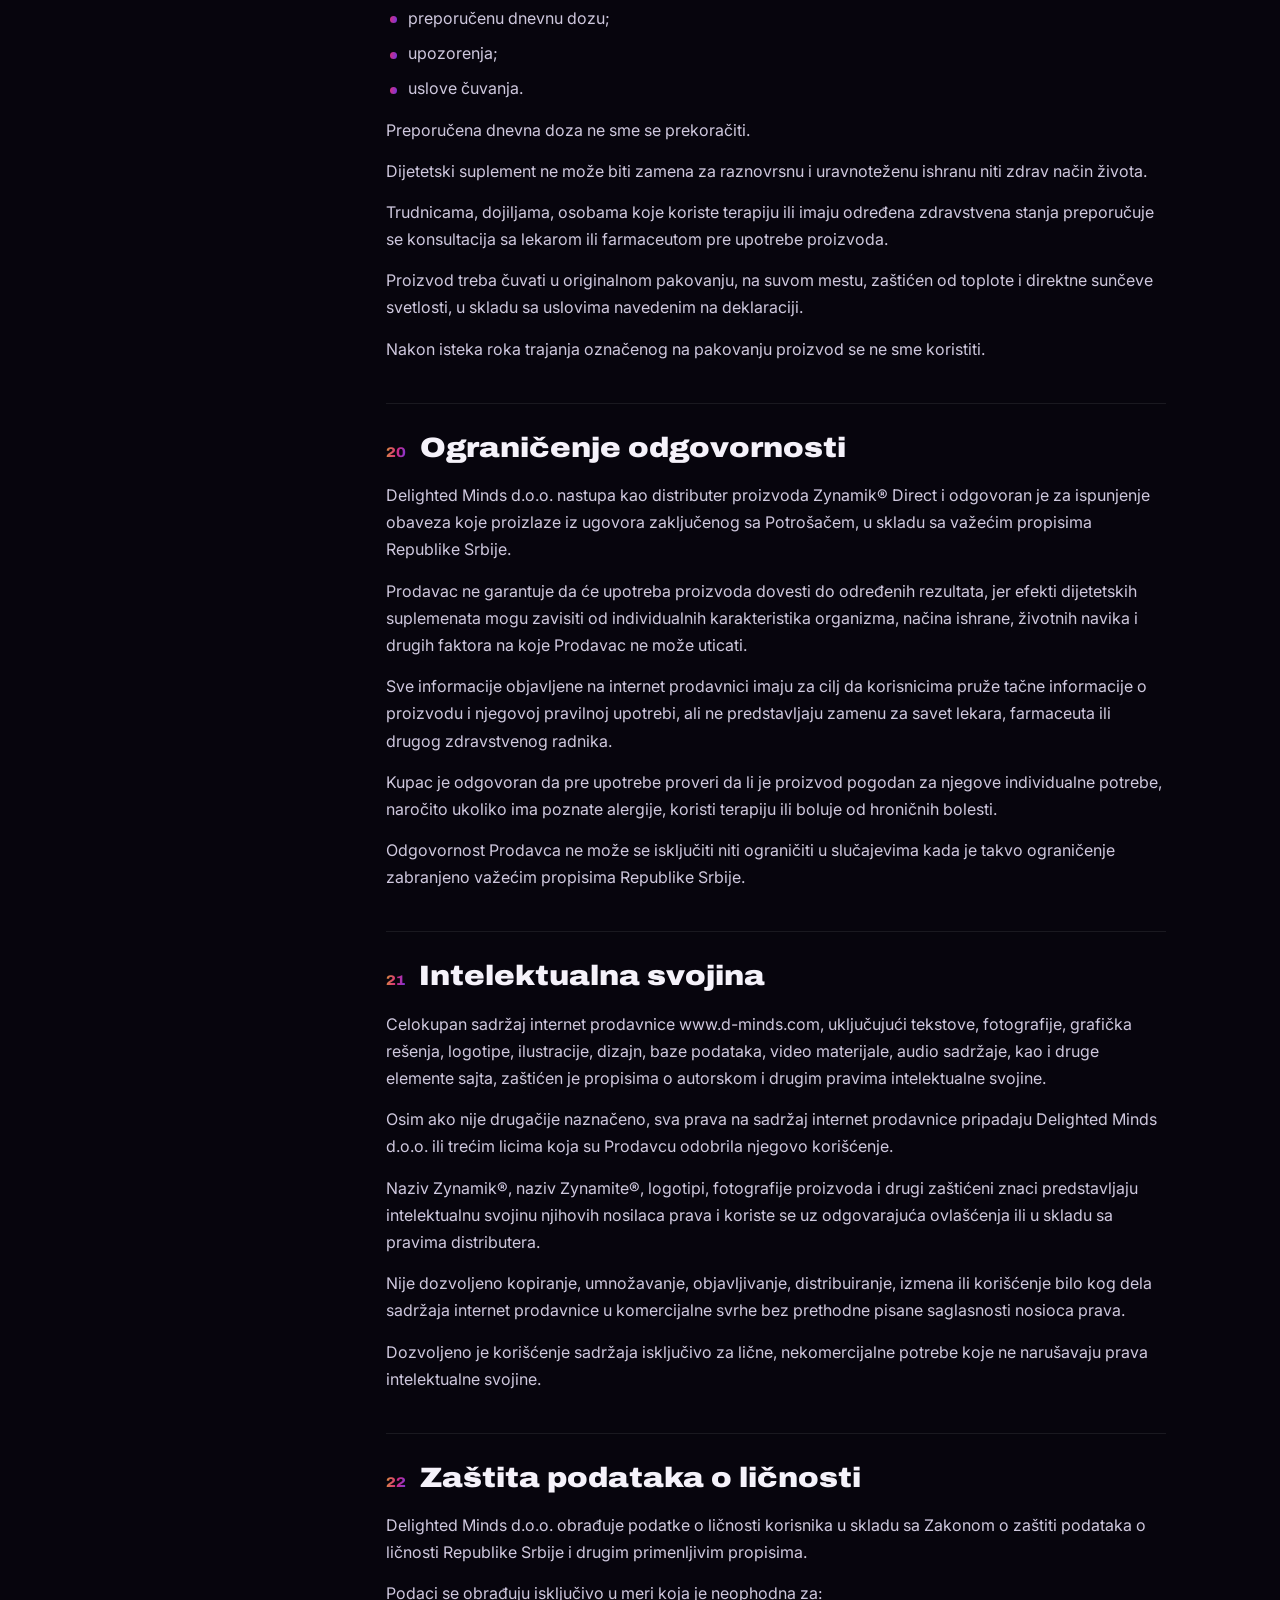
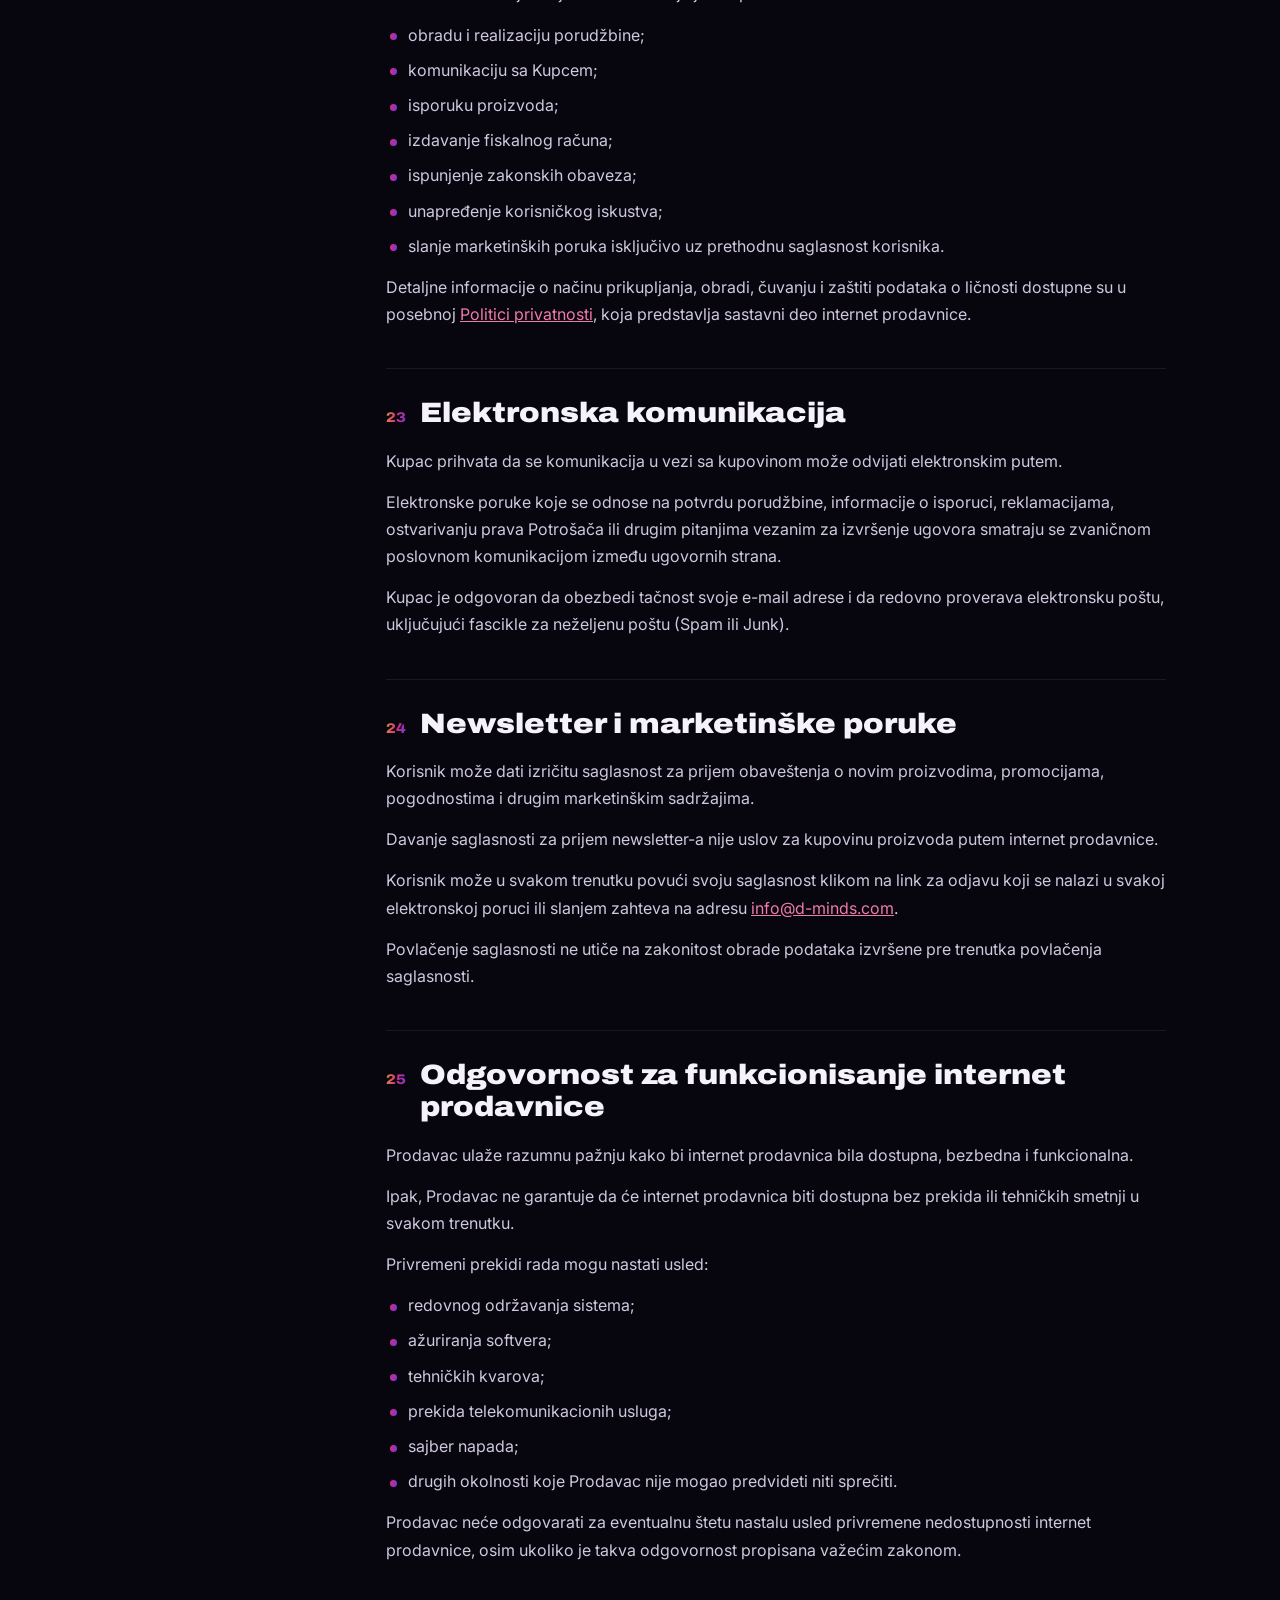
<file: Uslovi.dc.html>
<!doctype html>
<html lang="sr">
<head>
<meta charset="utf-8">
<meta name="viewport" content="width=device-width, initial-scale=1">
<meta name="description" content="Uslovi kupovine Zynamik® Direct: porudžbina, plaćanje, BEX isporuka, pravo na odustanak i reklamacije. Delighted Minds d.o.o.">
<title>Zynamik Direct — uslovi kupovine</title>
<script src="./vendor/react.js"></script>
<script src="./vendor/react-dom.js"></script>
<script src="./support.js"></script>
<script src="./zd-track.js" defer></script>
</head>
<body>
<x-dc>
<helmet>
<link rel="preconnect" href="https://fonts.googleapis.com">
<link href="https://fonts.googleapis.com/css2?family=Inter:wght@400;500;600;700;800&amp;family=Archivo:wdth,wght@62..125,300..900&amp;display=swap" rel="stylesheet">
<style>
body{margin:0;background:#07050D}
a{color:#F5F2FA}a:hover{color:#ABA4BF}
.cta{display:inline-flex;align-items:center;justify-content:center;gap:10px;background:#1A1330;color:#F5F2FA;text-decoration:none;font-family:Archivo,sans-serif;font-weight:800;font-size:16px;letter-spacing:0.04em;text-transform:uppercase;padding:18px 30px;border-radius:999px;min-height:52px;box-sizing:border-box;border:0;cursor:pointer}
.cta:hover{background:#241A40;color:#F5F2FA}
.cta.alt{background:linear-gradient(100deg,#D92D7A,#7436E0);color:#F5F2FA}
.cta.alt:hover{background:linear-gradient(100deg,#E64A8E,#8650EA);color:#F5F2FA}
.cta:focus-visible,.chipbtn:focus-visible{outline:3px solid #D92D7A;outline-offset:3px}
.eyebrow{font-size:12px;font-weight:800;letter-spacing:0.1em;text-transform:uppercase;color:#E063A3}
.fld{display:flex;flex-direction:column;gap:6px;font-size:13px;font-weight:700}
.fld input,.fld textarea{font:inherit;font-weight:500;font-size:16px;padding:13px 14px;border:1.5px solid rgba(255,255,255,0.09);border-radius:12px;background:#07050D;color:#F5F2FA;min-height:48px;box-sizing:border-box;width:100%}
.fld input:focus,.fld textarea:focus{outline:3px solid #D92D7A;outline-offset:1px;border-color:#D92D7A;background:#120D1E}
.chipbtn{all:unset;box-sizing:border-box;cursor:pointer;display:inline-flex;align-items:center;min-height:44px;padding:0 16px;border-radius:999px;font-size:14px;font-weight:700}
@keyframes tick{from{transform:translateX(0)}to{transform:translateX(-50%)}}
.track{display:flex;width:max-content;animation:tick 60s linear infinite}
.track > span{display:flex;gap:32px;padding-right:32px;flex:none}
.info{background:#120D1E;border:1px solid rgba(255,255,255,0.09);border-radius:20px;padding:18px;display:flex;gap:14px;align-items:flex-start}
.ico{width:40px;height:40px;border-radius:999px;background:rgba(217,45,122,0.10);display:flex;align-items:center;justify-content:center;flex:none}

/* tema: paleta sa pakovanja */
body{background:#07050D;color:#F5F2FA;-webkit-font-smoothing:antialiased}
::selection{background:#D92D7A;color:#fff}
.cta{background:linear-gradient(100deg,#D92D7A,#7436E0);color:#FFFFFF;box-shadow:0 10px 36px -10px rgba(217,45,122,0.6)}
.cta:hover{background:linear-gradient(100deg,#E64A8E,#8650EA);color:#FFFFFF}
[style*="Archivo"]{font-stretch:112%}
input::placeholder,textarea::placeholder{color:#6E6784}

.lg-wrap{max-width:1180px;margin:0 auto;padding:56px 24px 96px;display:grid;grid-template-columns:280px minmax(0,1fr);gap:56px;align-items:start}
.lg-toc{position:sticky;top:96px;max-height:calc(100vh - 120px);overflow:auto;display:flex;flex-direction:column;gap:2px;padding:18px;background:#0E0A18;border:1px solid rgba(255,255,255,0.08);border-radius:20px;scrollbar-width:thin}
.lg-toc summary{list-style:none;cursor:pointer;font-size:12px;font-weight:800;letter-spacing:0.1em;text-transform:uppercase;color:#ABA4BF;padding:4px 6px 10px}
.lg-toc summary::-webkit-details-marker{display:none}
.toc-a{display:flex;gap:10px;align-items:baseline;padding:7px 8px;border-radius:10px;color:#ABA4BF !important;text-decoration:none;font-size:13.5px;line-height:1.35}
.toc-a:hover{background:rgba(217,45,122,0.08);color:#F5F2FA !important}
.toc-n{font-family:Archivo,sans-serif;font-weight:800;font-size:11px;color:#6E6784;flex:none;width:18px}
.lg-main{min-width:0;max-width:780px;display:flex;flex-direction:column;gap:12px}
.lg-sec{scroll-margin-top:96px;padding:28px 0;border-top:1px solid rgba(255,255,255,0.08);display:flex;flex-direction:column;gap:14px;color:#CFC8DE;font-size:16px;line-height:1.7}
.lg-sec p{margin:0}
.lg-sec a{color:#F07AAE}
.lg-h2{margin:0 0 4px;font-family:Archivo,sans-serif;font-stretch:112%;font-weight:900;font-size:clamp(22px,2.6vw,28px);line-height:1.15;color:#F5F2FA;display:flex;gap:14px;align-items:baseline}
.lg-n{font-size:14px;font-weight:800;background:linear-gradient(100deg,#D9973A,#D92D7A 50%,#7436E0);-webkit-background-clip:text;background-clip:text;color:transparent;flex:none}
.lg-h3{margin:8px 0 0;font-size:16px;font-weight:800;color:#F5F2FA}
.lg-ul{margin:0;padding:0;list-style:none;display:flex;flex-direction:column;gap:8px}
.lg-ul li{position:relative;padding-left:22px}
.lg-ul li::before{content:"";position:absolute;left:4px;top:.72em;width:7px;height:7px;border-radius:999px;background:linear-gradient(100deg,#D92D7A,#7436E0)}
.lg-card{display:flex;flex-direction:column;gap:4px;padding:18px 20px;background:#120D1E;border:1px solid rgba(255,255,255,0.09);border-radius:16px;font-size:15px}
.lg-tbl{border:1px solid rgba(255,255,255,0.09);border-radius:16px;overflow:hidden;font-size:15px}
.lg-tr{display:grid;grid-template-columns:minmax(0,1fr) minmax(0,1.4fr);gap:16px;padding:12px 18px;border-top:1px solid rgba(255,255,255,0.07)}
.lg-tr:first-child{border-top:0}
.lg-th{background:#120D1E;font-weight:800;color:#F5F2FA;font-size:13px;letter-spacing:0.04em;text-transform:uppercase}
.lg-top{display:inline-flex;align-items:center;gap:8px;font-size:14px;font-weight:700;color:#ABA4BF !important;text-decoration:none}
@media (max-width: 899px){
 .lg-wrap{grid-template-columns:1fr;gap:28px;padding:36px 20px 72px}
 .lg-toc{position:static;max-height:none}
 .lg-toc:not([open]) .toc-a{display:none}
 .lg-toc summary{display:flex;justify-content:space-between;align-items:center;padding:4px 6px}
 .lg-toc[open] summary{padding-bottom:10px}
 .lg-toc summary::after{content:"+";font-size:20px;color:#F5F2FA}
 .lg-toc[open] summary::after{content:"−"}
 .lg-tr{grid-template-columns:1fr;gap:4px}
}
</style>
</helmet>
<div style="background: #07050D; color: #F5F2FA; font-family: Inter, system-ui, sans-serif; font-size: 16px; line-height: 1.55; min-height: 100vh">
<div style="background: #1A1330; color: #F5F2FA; overflow: hidden; font-size: 12px; font-weight: 700; letter-spacing: 0.06em; padding: 9px 0; text-transform: uppercase; white-space: nowrap">
<div class="track"><span><span>Plaćaš tek kad paket stigne</span><span>✦</span><span>Proizvedeno u Srbiji, bez carine i čekanja</span><span>✦</span><span>14 dana pravo na odustanak</span><span>✦</span><span>Dostava gratis od 3 kutije</span><span>✦</span><span>Plaćaš tek kad paket stigne</span><span>✦</span><span>Proizvedeno u Srbiji, bez carine i čekanja</span><span>✦</span><span>14 dana pravo na odustanak</span><span>✦</span><span>Dostava gratis od 3 kutije</span><span>✦</span><span>Plaćaš tek kad paket stigne</span><span>✦</span><span>Proizvedeno u Srbiji, bez carine i čekanja</span><span>✦</span><span>14 dana pravo na odustanak</span><span>✦</span><span>Dostava gratis od 3 kutije</span><span>✦</span><span>Plaćaš tek kad paket stigne</span><span>✦</span><span>Proizvedeno u Srbiji, bez carine i čekanja</span><span>✦</span><span>14 dana pravo na odustanak</span><span>✦</span><span>Dostava gratis od 3 kutije</span><span>✦</span></span><span aria-hidden="true"><span>Plaćaš tek kad paket stigne</span><span>✦</span><span>Proizvedeno u Srbiji, bez carine i čekanja</span><span>✦</span><span>14 dana pravo na odustanak</span><span>✦</span><span>Dostava gratis od 3 kutije</span><span>✦</span><span>Plaćaš tek kad paket stigne</span><span>✦</span><span>Proizvedeno u Srbiji, bez carine i čekanja</span><span>✦</span><span>14 dana pravo na odustanak</span><span>✦</span><span>Dostava gratis od 3 kutije</span><span>✦</span><span>Plaćaš tek kad paket stigne</span><span>✦</span><span>Proizvedeno u Srbiji, bez carine i čekanja</span><span>✦</span><span>14 dana pravo na odustanak</span><span>✦</span><span>Dostava gratis od 3 kutije</span><span>✦</span><span>Plaćaš tek kad paket stigne</span><span>✦</span><span>Proizvedeno u Srbiji, bez carine i čekanja</span><span>✦</span><span>14 dana pravo na odustanak</span><span>✦</span><span>Dostava gratis od 3 kutije</span><span>✦</span></span></div>
</div>
<dc-import name="Header" active="pravno" hint-size="100%,66px"></dc-import>
<header style="max-width: 1180px; margin: 0 auto; padding: 64px 24px 8px; display: flex; flex-direction: column; gap: 16px">
<span class="eyebrow">Pravno · Delighted Minds d.o.o.</span>
<h1 style="margin: 0; font-family: Archivo, sans-serif; font-weight: 900; font-size: clamp(36px, 5.4vw, 64px); line-height: 1; letter-spacing: -0.03em">Uslovi<br><span style="background: linear-gradient(100deg,#D9973A 0%,#D92D7A 48%,#7436E0 100%); -webkit-background-clip: text; background-clip: text; color: transparent">kupovine.</span></h1>
<p style="margin: 0; font-size: 17px; color: #DED8EA; max-width: 680px">Sve o porudžbini, plaćanju, isporuci, odustanku od kupovine i reklamacijama. Pravila koja važe za svaku kupovinu Zynamik® Direct.</p>
<div style="display: flex; flex-wrap: wrap; gap: 8px 20px; font-size: 14px; font-weight: 700"><a href="Privatnost.dc.html">Politika privatnosti →</a><a href="Kontakt.dc.html">Pitanje? Piši nam →</a></div>
</header>
<div class="lg-wrap">
<details class="lg-toc" open><summary>Sadržaj</summary><a href="#dobrodosli" class="toc-a"><span class="toc-n">01</span>Dobrodošli</a><a href="#opste-odredbe" class="toc-a"><span class="toc-n">02</span>Opšte odredbe</a><a href="#podaci-o-prodavcu" class="toc-a"><span class="toc-n">03</span>Podaci o prodavcu</a><a href="#definicije" class="toc-a"><span class="toc-n">04</span>Definicije</a><a href="#predmet-ugovora" class="toc-a"><span class="toc-n">05</span>Predmet ugovora</a><a href="#koriscenje-internet-prodavnice" class="toc-a"><span class="toc-n">06</span>Korišćenje internet prodavnice</a><a href="#informacije-o-proizvodu-zynamik-direct" class="toc-a"><span class="toc-n">07</span>Informacije o proizvodu Zynamik® Direct</a><a href="#dostupnost-proizvoda" class="toc-a"><span class="toc-n">08</span>Dostupnost proizvoda</a><a href="#cene-proizvoda" class="toc-a"><span class="toc-n">09</span>Cene proizvoda</a><a href="#postupak-narucivanja" class="toc-a"><span class="toc-n">10</span>Postupak naručivanja</a><a href="#zakljucenje-ugovora-o-kupoprodaji" class="toc-a"><span class="toc-n">11</span>Zaključenje ugovora o kupoprodaji</a><a href="#nacin-placanja" class="toc-a"><span class="toc-n">12</span>Način plaćanja</a><a href="#isporuka-proizvoda" class="toc-a"><span class="toc-n">13</span>Isporuka proizvoda</a><a href="#prelazak-rizika" class="toc-a"><span class="toc-n">14</span>Prelazak rizika</a><a href="#pravo-potrosaca-na-odustanak-od-ugovora" class="toc-a"><span class="toc-n">15</span>Pravo potrošača na odustanak od ugovora</a><a href="#izuzeci-od-prava-na-odustanak-od-ugovora" class="toc-a"><span class="toc-n">16</span>Izuzeci od prava na odustanak od ugovora</a><a href="#reklamacije" class="toc-a"><span class="toc-n">17</span>Reklamacije</a><a href="#saobraznost-proizvoda" class="toc-a"><span class="toc-n">18</span>Saobraznost proizvoda</a><a href="#posebne-odredbe-za-dijetetski-suplement-zynamik-direct" class="toc-a"><span class="toc-n">19</span>Posebne odredbe za dijetetski suplement Zynamik® Direct</a><a href="#ogranicenje-odgovornosti" class="toc-a"><span class="toc-n">20</span>Ograničenje odgovornosti</a><a href="#intelektualna-svojina" class="toc-a"><span class="toc-n">21</span>Intelektualna svojina</a><a href="#zastita-podataka-o-licnosti" class="toc-a"><span class="toc-n">22</span>Zaštita podataka o ličnosti</a><a href="#elektronska-komunikacija" class="toc-a"><span class="toc-n">23</span>Elektronska komunikacija</a><a href="#newsletter-i-marketinske-poruke" class="toc-a"><span class="toc-n">24</span>Newsletter i marketinške poruke</a><a href="#odgovornost-za-funkcionisanje-internet-prodavnice" class="toc-a"><span class="toc-n">25</span>Odgovornost za funkcionisanje internet prodavnice</a><a href="#visa-sila" class="toc-a"><span class="toc-n">26</span>Viša sila</a><a href="#prituzbe-potrosaca" class="toc-a"><span class="toc-n">27</span>Pritužbe potrošača</a><a href="#vansudsko-resavanje-sporova" class="toc-a"><span class="toc-n">28</span>Vansudsko rešavanje sporova</a><a href="#merodavno-pravo-i-nadleznost" class="toc-a"><span class="toc-n">29</span>Merodavno pravo i nadležnost</a><a href="#izmene-uslova-kupovine" class="toc-a"><span class="toc-n">30</span>Izmene Uslova kupovine</a><a href="#zavrsne-odredbe" class="toc-a"><span class="toc-n">31</span>Završne odredbe</a></details>
<div class="lg-main"><section id="dobrodosli" class="lg-sec"><h2 class="lg-h2"><span class="lg-n">01</span>Dobrodošli</h2><p>Dobro došli u internet prodavnicu Delighted Minds d.o.o. na internet adresi d-minds.com/zynamik-direct.</p><p>Ovi Uslovi kupovine uređuju način korišćenja internet prodavnice, postupak naručivanja i kupovine dijetetskog suplementa Zynamik® Direct, uslove plaćanja, isporuke, ostvarivanja prava potrošača, zaštitu podataka o ličnosti, kao i druga prava i obaveze između Delighted Minds d.o.o. kao prodavca i korisnika internet prodavnice.</p><p>Naš cilj je da proces kupovine bude jednostavan, transparentan i bezbedan. Zato smo ovaj dokument napisali jasnim jezikom, uz poštovanje važećih propisa Republike Srbije.</p><p>Molimo Vas da pažljivo pročitate ove Uslove kupovine pre naručivanja proizvoda. Podnošenjem porudžbine potvrđujete da ste se sa njima upoznali i da ih prihvatate.</p></section><section id="opste-odredbe" class="lg-sec"><h2 class="lg-h2"><span class="lg-n">02</span>Opšte odredbe</h2><p>Ovim Uslovima kupovine uređuju se prava i obaveze između privrednog društva Delighted Minds d.o.o. (u daljem tekstu: Prodavac) i fizičkih i pravnih lica koja putem internet prodavnice kupuju proizvode (u daljem tekstu: Kupac). Odredbe ovih Uslova koje se odnose na Potrošače primenjuju se isključivo na Kupce koji imaju status potrošača u smislu Zakona o zaštiti potrošača.</p><p>Ovi uslovi primenjuju se na sve ugovore zaključene na daljinu putem internet prodavnice d-minds.com/zynamik-direct, u skladu sa odredbama Zakona o zaštiti potrošača Republike Srbije i drugim važećim propisima.</p><p>Podnošenjem porudžbine Kupac potvrđuje da:</p><ul class="lg-ul"><li>je pročitao ove Uslove kupovine;</li><li>razume njihovu sadržinu;</li><li>prihvata prava i obaveze koje iz njih proizlaze;</li><li>daje saglasnost da se komunikacija u vezi sa kupovinom može odvijati elektronskim putem.</li></ul><p>Ukoliko Kupac ne prihvata ove Uslove kupovine, nije moguće izvršiti kupovinu putem internet prodavnice.</p><p>Prodavac zadržava pravo izmene Uslova kupovine u bilo kom trenutku radi usklađivanja sa promenama propisa, unapređenja poslovanja ili promena u ponudi proizvoda.</p><p>Izmene ne utiču na prava i obaveze koje su nastale po osnovu porudžbina potvrđenih pre njihovog stupanja na snagu.</p><p>Na svaku pojedinačnu kupovinu primenjuju se Uslovi kupovine koji su bili objavljeni na internet prodavnici u trenutku potvrđivanja porudžbine.</p><p>Ukoliko se pojedina odredba ovih Uslova kupovine pokaže ništavom, nevažećom ili neprimenjivom, to neće uticati na punovažnost ostalih odredaba koje ostaju na snazi.</p></section><section id="podaci-o-prodavcu" class="lg-sec"><h2 class="lg-h2"><span class="lg-n">03</span>Podaci o prodavcu</h2><div class="lg-card"><strong style="color: #F5F2FA; font-size: 16px">Delighted Minds d.o.o.</strong><span>Zmajeva 12v, 11080 Zemun, Beograd, Republika Srbija</span><span>Matični broj: 21161438</span><span>PIB: 109321906</span><span>Šifra delatnosti: 7311 – Delatnost reklamnih agencija</span><span>Internet stranica: d-minds.com/zynamik-direct</span><span>E-mail: <a href="mailto:info@d-minds.com">info@d-minds.com</a></span><span>Telefon: +381 63 200 362</span></div><p>Delighted Minds d.o.o. posluje u skladu sa propisima Republike Srbije. Prodavac nastupa u svojstvu ovlašćenog distributera proizvoda Zynamik® Direct na tržištu Republike Srbije.</p></section><section id="definicije" class="lg-sec"><h2 class="lg-h2"><span class="lg-n">04</span>Definicije</h2><p>Radi lakšeg razumevanja ovih Uslova kupovine, pojedini izrazi imaju sledeće značenje:</p><ul class="lg-ul"><li><strong style="color: #F5F2FA">Prodavac</strong> je privredno društvo Delighted Minds d.o.o., koje putem internet prodavnice prodaje proizvode krajnjim kupcima.</li><li><strong style="color: #F5F2FA">Potrošač</strong> je fizičko lice koje kupuje proizvod radi zadovoljenja svojih ličnih potreba, izvan svoje poslovne ili profesionalne delatnosti, u smislu Zakona o zaštiti potrošača.</li><li><strong style="color: #F5F2FA">Kupac</strong> je fizičko ili pravno lice koje putem internet prodavnice naručuje ili kupuje proizvode od Prodavca.</li><li><strong style="color: #F5F2FA">Internet prodavnica</strong> predstavlja elektronsku platformu dostupnu na adresi d-minds.com/zynamik-direct, putem koje se vrši prodaja proizvoda na daljinu.</li><li><strong style="color: #F5F2FA">Proizvod</strong> označava dijetetski suplement Zynamik® Direct, kao i svaki drugi proizvod koji Prodavac eventualno uvrsti u svoju ponudu.</li><li><strong style="color: #F5F2FA">Porudžbina</strong> predstavlja elektronski zahtev Kupca za kupovinu proizvoda putem internet prodavnice.</li><li><strong style="color: #F5F2FA">Ugovor na daljinu</strong> predstavlja ugovor zaključen između Prodavca i Kupca korišćenjem sredstava komunikacije na daljinu, bez njihovog istovremenog fizičkog prisustva.</li><li><strong style="color: #F5F2FA">Radni dan</strong> označava svaki dan osim subote, nedelje i državnih praznika u Republici Srbiji.</li></ul></section><section id="predmet-ugovora" class="lg-sec"><h2 class="lg-h2"><span class="lg-n">05</span>Predmet ugovora</h2><p>Ovim Uslovima kupovine uređuju se naročito:</p><ul class="lg-ul"><li>uslovi korišćenja internet prodavnice;</li><li>informacije o proizvodima;</li><li>postupak naručivanja;</li><li>način zaključenja ugovora;</li><li>cene i način plaćanja;</li><li>uslovi isporuke;</li><li>pravo Potrošača na odustanak od ugovora;</li><li>reklamacije i saobraznost proizvoda;</li><li>zaštita podataka o ličnosti;</li><li>odgovornost ugovornih strana;</li><li>rešavanje sporova i završne odredbe.</li></ul><p>Informacije objavljene na internet prodavnici predstavljaju predugovorno obaveštenje u skladu sa važećim propisima Republike Srbije.</p><p>Kupoprodajni ugovor smatra se zaključenim u trenutku kada Prodavac potvrdi prihvatanje porudžbine, u skladu sa odredbama ovih Uslova kupovine.</p></section><section id="koriscenje-internet-prodavnice" class="lg-sec"><h2 class="lg-h2"><span class="lg-n">06</span>Korišćenje internet prodavnice</h2><p>Internet prodavnica d-minds.com/zynamik-direct namenjena je korisnicima koji žele da na jednostavan i bezbedan način kupe proizvode iz ponude Delighted Minds d.o.o.</p><p>Kupovina putem internet prodavnice dostupna je fizičkim i pravnim licima sa adresom za isporuku na teritoriji Republike Srbije. Fizičko lice koje nije navršilo 18 godina može koristiti internet prodavnicu i zaključiti ugovor o kupoprodaji isključivo uz saglasnost roditelja, staratelja ili drugog zakonskog zastupnika.</p><p>Kupac je odgovoran za tačnost svih podataka koje dostavi prilikom registracije korisničkog naloga ili podnošenja porudžbine. Prodavac ne snosi odgovornost za kašnjenje u isporuci, nemogućnost isporuke ili druge posledice nastale usled dostavljanja netačnih, nepotpunih ili neažurnih podataka.</p><p>Internet prodavnica namenjena je kupovini proizvoda za ličnu upotrebu. Kupovina radi dalje preprodaje ili u druge komercijalne svrhe nije dozvoljena bez prethodne pisane saglasnosti Prodavca.</p><p>Kupac se obavezuje da internet prodavnicu koristi u skladu sa važećim propisima Republike Srbije, dobrim poslovnim običajima i ovim Uslovima kupovine.</p><p>Zabranjena je svaka upotreba internet prodavnice koja može ugroziti njen rad, bezbednost informacionog sistema, prava drugih korisnika ili prava intelektualne svojine Prodavca ili trećih lica.</p><p>Prodavac zadržava pravo da privremeno ograniči pristup internet prodavnici ili pojedinim njenim funkcionalnostima radi održavanja sistema, unapređenja usluga ili otklanjanja tehničkih problema, bez prethodne najave i bez odgovornosti za eventualnu privremenu nedostupnost.</p></section><section id="informacije-o-proizvodu-zynamik-direct" class="lg-sec"><h2 class="lg-h2"><span class="lg-n">07</span>Informacije o proizvodu Zynamik® Direct</h2><p>Internet prodavnica trenutno nudi dijetetski suplement Zynamik® Direct, namenjen dopuni uobičajene ishrane.</p><p>Delighted Minds d.o.o., kao distributer proizvoda Zynamik® Direct na tržištu Republike Srbije, nastoji da informacije objavljene na internet prodavnici budu tačne, potpune i ažurne.</p><p>Na stranici proizvoda dostupne su informacije o:</p><ul class="lg-ul"><li>sastavu proizvoda;</li><li>preporučenom načinu upotrebe;</li><li>preporučenoj dnevnoj dozi;</li><li>nutritivnim vrednostima;</li><li>uslovima čuvanja;</li><li>upozorenjima;</li><li>pakovanju proizvoda;</li><li>drugim informacijama značajnim za pravilnu upotrebu.</li></ul><p>Sve informacije objavljene na internet prodavnici zasnivaju se na zvaničnoj deklaraciji proizvoda, dokumentaciji proizvođača i važećim propisima Republike Srbije.</p><p>Fotografije proizvoda imaju ilustrativni karakter. Moguće su manje razlike u izgledu pakovanja, grafičkom dizajnu ili pojedinim elementima ambalaže usled promena koje vrši proizvođač, pri čemu takve razlike ne utiču na kvalitet, sastav ili funkcionalnost proizvoda.</p><p>Prodavac zadržava pravo da, bez prethodne najave, ispravi eventualne tehničke, administrativne ili tipografske greške u opisu proizvoda, ukoliko takve ispravke ne utiču na osnovna svojstva proizvoda ili prava Potrošača.</p></section><section id="dostupnost-proizvoda" class="lg-sec"><h2 class="lg-h2"><span class="lg-n">08</span>Dostupnost proizvoda</h2><p>Prikaz proizvoda na internet prodavnici ne predstavlja garanciju da je proizvod u svakom trenutku dostupan na lageru.</p><p>Prodavac nastoji da stanje zaliha bude ažurno, ali zbog istovremenih porudžbina, logističkih procesa ili drugih okolnosti može doći do privremene nedostupnosti proizvoda.</p><p>U slučaju da proizvod nije moguće isporučiti, Kupac može izabrati jednu od sledećih mogućnosti:</p><ul class="lg-ul"><li>čekanje isporuke proizvoda;</li><li>otkazivanje porudžbine uz povraćaj svih uplaćenih sredstava.</li></ul><p>U slučaju otkazivanja porudžbine, Prodavac će izvršiti povraćaj uplaćenih sredstava bez nepotrebnog odlaganja, u skladu sa važećim propisima.</p></section><section id="cene-proizvoda" class="lg-sec"><h2 class="lg-h2"><span class="lg-n">09</span>Cene proizvoda</h2><p>Sve cene na internet prodavnici iskazane su u dinarima (RSD) i uključuju porez na dodatu vrednost (PDV), osim ukoliko nije naznačeno drugačije.</p><p>Troškovi isporuke nisu uključeni u cenu proizvoda, osim ukoliko nije drugačije naznačeno tokom postupka kupovine ili u okviru posebne promotivne ponude.</p><p>Za Kupca važi cena proizvoda koja je bila objavljena na internet prodavnici u trenutku podnošenja porudžbine.</p><p>Prodavac zadržava pravo izmene cena bez prethodne najave. Izmena cena ne utiče na porudžbine koje su već prihvaćene od strane Prodavca.</p><p>U slučaju očigledne tehničke ili administrativne greške u prikazu cene, koja predstavlja očigledan nesklad sa stvarnom vrednošću proizvoda, Prodavac zadržava pravo da odbije prihvatanje ili izvršenje takve porudžbine. U tom slučaju Kupac će biti bez odlaganja obavešten, a ukoliko je izvršio uplatu, ista će mu biti vraćena u celosti.</p></section><section id="postupak-narucivanja" class="lg-sec"><h2 class="lg-h2"><span class="lg-n">10</span>Postupak naručivanja</h2><p>Kupovina putem internet prodavnice obavlja se elektronskim putem.</p><p>Kupac bira željeni proizvod, količinu i dodaje proizvod u korpu.</p><p>Pre potvrđivanja porudžbine Kupcu je omogućen pregled svih podataka koji se odnose na porudžbinu, uključujući:</p><ul class="lg-ul"><li>naziv proizvoda;</li><li>količinu;</li><li>pojedinačnu cenu;</li><li>ukupnu cenu;</li><li>troškove dostave;</li><li>način plaćanja;</li><li>podatke za isporuku.</li></ul><p>Kupac je dužan da pre potvrđivanja porudžbine proveri tačnost svih unetih podataka.</p><p>Potvrđivanjem porudžbine Kupac potvrđuje da je upoznat sa ovim Uslovima kupovine, Politikom privatnosti i ostalim informacijama koje su mu dostupne tokom postupka kupovine.</p><p>Po uspešno poslatoj porudžbini Kupac dobija automatsku potvrdu o prijemu porudžbine na e-mail adresu koju je naveo prilikom kupovine.</p><p>Automatska potvrda o prijemu porudžbine predstavlja potvrdu da je porudžbina evidentirana u informacionom sistemu Prodavca i sama po sebi ne predstavlja potvrdu zaključenja ugovora o kupoprodaji.</p><p>Prodavac zadržava pravo da kontaktira Kupca radi potvrde podataka, razjašnjenja pojedinih elemenata porudžbine ili rešavanja eventualnih tehničkih problema pre prihvatanja porudžbine.</p></section><section id="zakljucenje-ugovora-o-kupoprodaji" class="lg-sec"><h2 class="lg-h2"><span class="lg-n">11</span>Zaključenje ugovora o kupoprodaji</h2><p>Prikaz proizvoda na internet prodavnici predstavlja poziv Kupcu da podnese ponudu za zaključenje ugovora o kupoprodaji.</p><p>Kupac podnošenjem porudžbine dostavlja Prodavcu ponudu za kupovinu izabranog proizvoda pod uslovima navedenim u trenutku poručivanja.</p><p>Kupoprodajni ugovor smatra se zaključenim u trenutku kada Prodavac elektronskim putem potvrdi prihvatanje porudžbine ili kada započne njenu realizaciju, u zavisnosti od toga koja okolnost nastupi ranije.</p><p>Prodavac zadržava pravo da ne prihvati porudžbinu ukoliko:</p><ul class="lg-ul"><li>proizvod više nije dostupan;</li><li>postoji očigledna greška u ceni ili opisu proizvoda;</li><li>nije moguće izvršiti isporuku na adresu koju je Kupac naveo;</li><li>postoji osnovana sumnja na zloupotrebu sistema naručivanja ili platnih instrumenata;</li><li>postoje druge okolnosti koje onemogućavaju uredno izvršenje ugovora.</li></ul><p>U slučaju da porudžbina nije prihvaćena nakon izvršene uplate, Prodavac će Kupcu bez nepotrebnog odlaganja izvršiti povraćaj celokupnog uplaćenog iznosa, istim sredstvom plaćanja, osim ukoliko Kupac izričito ne zahteva drugačije.</p></section><section id="nacin-placanja" class="lg-sec"><h2 class="lg-h2"><span class="lg-n">12</span>Način plaćanja</h2><p>Kupac može izvršiti plaćanje na jedan od načina koji su u trenutku kupovine ponuđeni na internet prodavnici.</p><p>Plaćanje platnim karticama vrši se putem bezbedne platforme Banca Intesa Payment Gateway, koja obezbeđuje obradu transakcija u skladu sa međunarodnim bezbednosnim standardima za elektronsko plaćanje.</p><p>Podaci o platnoj kartici ne prolaze kroz informacione sisteme Delighted Minds d.o.o. niti ih Prodavac prikuplja, obrađuje ili čuva. Celokupan proces autorizacije i obrade kartičnog plaćanja obavlja se neposredno između Kupca, banke izdavaoca kartice i pružaoca usluge elektronskog plaćanja.</p><p>Prilikom unošenja podataka o platnoj kartici, poverljive informacije se prenose putem javne mreže u zaštićenoj (kriptovanoj) formi upotrebom SSL protokola i PKI sistema, kao trenutno najsavremenije kriptografske tehnologije. Sigurnost podataka prilikom kupovine garantuje procesor platnih kartica, Banca Intesa ad Beograd, pa se tako kompletni proces naplate obavlja na stranicama banke. Niti jednog trenutka podaci o platnoj kartici nisu dostupni našem sistemu.</p><p>Kupac je odgovoran da obezbedi dovoljno raspoloživih sredstava za izvršenje transakcije i da koristi platni instrument u skladu sa uslovima banke koja je karticu izdala.</p><p>Sva plaćanja biće izvršena u lokalnoj valuti Republike Srbije – dinar (RSD). Za informativni prikaz cena u drugim valutama koristi se srednji kurs Narodne banke Srbije. Iznos za koji će biti zadužena Vaša platna kartica biće izražen u Vašoj lokalnoj valuti kroz konverziju u istu po kursu koji koriste kartičarske organizacije, a koji nama u trenutku transakcije ne može biti poznat. Kao rezultat ove konverzije postoji mogućnost neznatne razlike od originalne cene navedene na našem sajtu.</p><p>Ukoliko transakcija nije autorizovana ili nije uspešno izvršena, smatraće se da porudžbina nije plaćena, te Prodavac nije u obavezi da započne njenu realizaciju do uspešnog evidentiranja uplate.</p><p>Za svaku uspešno izvršenu kupovinu Kupcu će biti izdat fiskalni račun u skladu sa važećim propisima Republike Srbije.</p></section><section id="isporuka-proizvoda" class="lg-sec"><h2 class="lg-h2"><span class="lg-n">13</span>Isporuka proizvoda</h2><p>Delighted Minds d.o.o. vrši isporuku proizvoda isključivo na teritoriji Republike Srbije.</p><p>Isporuka se obavlja putem kurirske službe BEX, odnosno drugog pružaoca usluge dostave ukoliko to zahtevaju posebne okolnosti ili unapređenje kvaliteta usluge.</p><p>Rok isporuke, 2–5 radnih dana, predstavlja procenjeni rok i može zavisiti od dostupnosti proizvoda, vremena potvrde porudžbine, praznika, vremenskih uslova ili drugih okolnosti koje nisu pod kontrolom Prodavca.</p><p>Prodavac će uložiti razumne napore da porudžbinu obradi i preda kurirskoj službi u najkraćem mogućem roku.</p><p>Kupac će po slanju pošiljke dobiti odgovarajuće obaveštenje, kada je to tehnički moguće, uključujući broj pošiljke ili drugi podatak koji omogućava praćenje isporuke.</p><p>Prilikom prijema pošiljke Kupac je dužan da proveri da li postoje vidljiva oštećenja transportne ambalaže.</p><p>Ukoliko su na ambalaži vidljiva značajna oštećenja koja mogu ukazivati da je narušen integritet proizvoda, preporučuje se da Kupac odbije prijem pošiljke ili da zajedno sa kurirom sačini zapisnik o uočenim oštećenjima.</p><p>Naknadne reklamacije koje se odnose isključivo na spoljašnja oštećenja ambalaže, a koja nisu prijavljena prilikom prijema pošiljke, mogu biti otežane za utvrđivanje činjenica u postupku reklamacije.</p></section><section id="prelazak-rizika" class="lg-sec"><h2 class="lg-h2"><span class="lg-n">14</span>Prelazak rizika</h2><p>Rizik slučajne propasti ili oštećenja proizvoda prelazi na Kupca u trenutku kada Kupac ili lice koje je on ovlastio preuzme proizvod od kurirske službe.</p><p>Ukoliko Kupac neopravdano odbije prijem uredno isporučene pošiljke ili ne preuzme pošiljku u roku koji odredi kurirska služba, smatraće se da je Prodavac omogućio izvršenje svoje obaveze isporuke.</p><p>U tom slučaju Prodavac može zahtevati naknadu stvarno nastalih troškova neuspele dostave i vraćanja pošiljke, u skladu sa važećim propisima Republike Srbije.</p><p>Ova odredba ne utiče na zakonska prava Potrošača u vezi sa saobraznošću proizvoda ili pravom na odustanak od ugovora.</p></section><section id="pravo-potrosaca-na-odustanak-od-ugovora" class="lg-sec"><h2 class="lg-h2"><span class="lg-n">15</span>Pravo potrošača na odustanak od ugovora</h2><p>Potrošač koji je zaključio ugovor na daljinu ima pravo da, bez navođenja razloga, odustane od ugovora u roku od 14 dana od dana kada je on ili treće lice koje je odredio, a koje nije prevoznik, preuzelo proizvod.</p><p>Radi ostvarivanja prava na odustanak dovoljno je da Potrošač, pre isteka navedenog roka, dostavi Prodavcu nedvosmislenu izjavu o odustanku od ugovora.</p><p>Izjava se može dostaviti elektronskom poštom na adresu <a href="mailto:info@d-minds.com">info@d-minds.com</a> ili putem obrasca za odustanak od ugovora koji je dostupan na internet prodavnici.</p><p>Potrošač je dužan da proizvod vrati bez nepotrebnog odlaganja, a najkasnije u roku od 14 dana od dana slanja izjave o odustanku.</p><p>Smatraće se da je rok ispoštovan ukoliko je proizvod predat kurirskoj službi pre isteka navedenog roka.</p><p>Neposredne troškove vraćanja proizvoda snosi Potrošač, osim ukoliko je na internet prodavnici izričito navedeno drugačije ili je Prodavac preuzeo obavezu da ih snosi.</p><p>Potrošač odgovara isključivo za umanjenje vrednosti proizvoda koje nastane kao posledica rukovanja proizvodom na način koji nije bio neophodan radi utvrđivanja njegove prirode, karakteristika i funkcionalnosti.</p><p>Prodavac će izvršiti povraćaj primljenih uplata bez nepotrebnog odlaganja, a najkasnije u rokovima propisanim Zakonom o zaštiti potrošača, pri čemu može odložiti povraćaj sredstava do prijema vraćenog proizvoda ili dok Potrošač ne dostavi dokaz da je proizvod poslat nazad, u zavisnosti od toga koja okolnost nastupi ranije.</p><p>U slučaju vraćanja robe i povraćaja sredstava kupcu koji je prethodno platio nekom od platnih kartica, delimično ili u celosti, a bez obzira na razlog vraćanja, Delighted Minds d.o.o. je u obavezi da povraćaj vrši isključivo preko VISA, Master, Maestro, Amex i Dina metoda plaćanja, što znači da će banka na zahtev prodavca obaviti povraćaj sredstava na račun korisnika kartice.</p></section><section id="izuzeci-od-prava-na-odustanak-od-ugovora" class="lg-sec"><h2 class="lg-h2"><span class="lg-n">16</span>Izuzeci od prava na odustanak od ugovora</h2><p>Pravo na odustanak od ugovora ostvaruje se u skladu sa Zakonom o zaštiti potrošača Republike Srbije.</p><p>Međutim, u slučajevima predviđenim zakonom, Potrošač nema pravo da odustane od ugovora, naročito kada je predmet kupovine:</p><ul class="lg-ul"><li>proizvod izrađen prema posebnim zahtevima ili specifikaciji Potrošača;</li><li>proizvod koji je jasno prilagođen ličnim potrebama Potrošača;</li><li>zapečaćen proizvod koji zbog zaštite zdravlja ili higijenskih razloga nije pogodan za vraćanje nakon što je zaštitni pečat ili originalna ambalaža otvorena ili oštećena;</li><li>drugi proizvodi za koje je zakonom propisano da pravo na odustanak nije moguće ostvariti.</li></ul><p>S obzirom da je Zynamik® Direct dijetetski suplement namenjen oralnoj upotrebi, zaštita zdravstvene ispravnosti proizvoda predstavlja prioritet.</p><p>Ukoliko je nakon isporuke narušen integritet originalnog pakovanja ili zaštitnog zatvaranja proizvoda, Prodavac može odbiti povraćaj proizvoda u okviru prava na odustanak kada su za to ispunjeni zakonski uslovi.</p><p>Ova odredba ne utiče na pravo Potrošača da podnese reklamaciju ukoliko proizvod nije saobrazan ugovoru ili ima nedostatak za koji Prodavac odgovara u skladu sa zakonom.</p></section><section id="reklamacije" class="lg-sec"><h2 class="lg-h2"><span class="lg-n">17</span>Reklamacije</h2><p>Kupac ima pravo da podnese reklamaciju ukoliko smatra da isporučeni proizvod nije saobrazan ugovoru, ima nedostatak ili nije isporučen u skladu sa potvrđenom porudžbinom.</p><p>Reklamacija se podnosi elektronskom poštom na adresu <a href="mailto:info@d-minds.com">info@d-minds.com</a> ili drugim putem koji Prodavac učini dostupnim na internet prodavnici.</p><p>Radi efikasnijeg rešavanja reklamacije preporučuje se da Kupac navede:</p><ul class="lg-ul"><li>ime i prezime;</li><li>broj porudžbine ili broj fiskalnog računa;</li><li>kontakt podatke;</li><li>opis razloga reklamacije;</li><li>fotografije proizvoda ili pakovanja, ukoliko je to moguće.</li></ul><p>Po prijemu reklamacije Prodavac će bez odlaganja potvrditi njen prijem elektronskim putem.</p><p>Reklamacije se rešavaju u rokovima i na način propisan Zakonom o zaštiti potrošača Republike Srbije.</p><p>Prema Zakonu o zaštiti potrošača u Srbiji, rok za odgovor prodavca na podnetu reklamaciju je 8 dana od prijema. Ukoliko je reklamacija prihvaćena, rok za njeno rešavanje je najviše 15 dana.</p><p>Ukoliko je za odlučivanje o reklamaciji potrebno izvršiti pregled proizvoda, Kupac će biti obavešten o načinu dostavljanja proizvoda Prodavcu.</p><p>Prodavac nastoji da svaki zahtev Potrošača rešava profesionalno, transparentno i u najkraćem mogućem roku.</p></section><section id="saobraznost-proizvoda" class="lg-sec"><h2 class="lg-h2"><span class="lg-n">18</span>Saobraznost proizvoda</h2><p>Delighted Minds d.o.o. odgovara za saobraznost proizvoda ugovoru u skladu sa Zakonom o zaštiti potrošača Republike Srbije.</p><p>Smatra se da je proizvod saobrazan ugovoru ukoliko:</p><ul class="lg-ul"><li>odgovara opisu objavljenom na internet prodavnici;</li><li>odgovara podacima navedenim na deklaraciji proizvoda;</li><li>poseduje svojstva koja su uobičajena za proizvode iste vrste;</li><li>ispunjava zahteve bezbednosti propisane važećim zakonima.</li></ul><p>Kupac je dužan da koristi Zynamik® Direct isključivo u skladu sa deklaracijom proizvoda, preporučenim načinom upotrebe i upozorenjima proizvođača.</p><p>Prodavac ne odgovara za posledice nastale usled:</p><ul class="lg-ul"><li>upotrebe proizvoda suprotno deklaraciji;</li><li>prekoračenja preporučene dnevne doze;</li><li>nepravilnog čuvanja proizvoda nakon isporuke;</li><li>korišćenja proizvoda nakon isteka roka trajanja;</li><li>upotrebe proizvoda uprkos poznatoj preosetljivosti na neki od sastojaka.</li></ul><p>Ukoliko Kupac primeti da proizvod ima vidljiv nedostatak ili sumnja na neispravnost proizvoda, treba da prekine njegovu upotrebu i bez odlaganja kontaktira Prodavca radi pokretanja postupka reklamacije.</p></section><section id="posebne-odredbe-za-dijetetski-suplement-zynamik-direct" class="lg-sec"><h2 class="lg-h2"><span class="lg-n">19</span>Posebne odredbe za dijetetski suplement Zynamik® Direct</h2><p>Zynamik® Direct je dijetetski suplement namenjen dopuni uobičajene ishrane i koristi se u skladu sa preporukama proizvođača i uputstvima navedenim na deklaraciji.</p><p>Proizvod je namenjen osobama starijim od 16 godina i nije namenjen deci mlađoj od 16 godina.</p><p>Zynamik® Direct nije lek i nije namenjen dijagnostikovanju, lečenju, ublažavanju ili sprečavanju bolesti.</p><p>Informacije objavljene na internet prodavnici imaju informativni karakter i ne predstavljaju medicinski savet, dijagnozu niti preporuku za lečenje.</p><p>Kupac je dužan da pre upotrebe pažljivo pročita:</p><ul class="lg-ul"><li>deklaraciju proizvoda;</li><li>sastav proizvoda;</li><li>preporučeni način upotrebe;</li><li>preporučenu dnevnu dozu;</li><li>upozorenja;</li><li>uslove čuvanja.</li></ul><p>Preporučena dnevna doza ne sme se prekoračiti.</p><p>Dijetetski suplement ne može biti zamena za raznovrsnu i uravnoteženu ishranu niti zdrav način života.</p><p>Trudnicama, dojiljama, osobama koje koriste terapiju ili imaju određena zdravstvena stanja preporučuje se konsultacija sa lekarom ili farmaceutom pre upotrebe proizvoda.</p><p>Proizvod treba čuvati u originalnom pakovanju, na suvom mestu, zaštićen od toplote i direktne sunčeve svetlosti, u skladu sa uslovima navedenim na deklaraciji.</p><p>Nakon isteka roka trajanja označenog na pakovanju proizvod se ne sme koristiti.</p></section><section id="ogranicenje-odgovornosti" class="lg-sec"><h2 class="lg-h2"><span class="lg-n">20</span>Ograničenje odgovornosti</h2><p>Delighted Minds d.o.o. nastupa kao distributer proizvoda Zynamik® Direct i odgovoran je za ispunjenje obaveza koje proizlaze iz ugovora zaključenog sa Potrošačem, u skladu sa važećim propisima Republike Srbije.</p><p>Prodavac ne garantuje da će upotreba proizvoda dovesti do određenih rezultata, jer efekti dijetetskih suplemenata mogu zavisiti od individualnih karakteristika organizma, načina ishrane, životnih navika i drugih faktora na koje Prodavac ne može uticati.</p><p>Sve informacije objavljene na internet prodavnici imaju za cilj da korisnicima pruže tačne informacije o proizvodu i njegovoj pravilnoj upotrebi, ali ne predstavljaju zamenu za savet lekara, farmaceuta ili drugog zdravstvenog radnika.</p><p>Kupac je odgovoran da pre upotrebe proveri da li je proizvod pogodan za njegove individualne potrebe, naročito ukoliko ima poznate alergije, koristi terapiju ili boluje od hroničnih bolesti.</p><p>Odgovornost Prodavca ne može se isključiti niti ograničiti u slučajevima kada je takvo ograničenje zabranjeno važećim propisima Republike Srbije.</p></section><section id="intelektualna-svojina" class="lg-sec"><h2 class="lg-h2"><span class="lg-n">21</span>Intelektualna svojina</h2><p>Celokupan sadržaj internet prodavnice www.d-minds.com, uključujući tekstove, fotografije, grafička rešenja, logotipe, ilustracije, dizajn, baze podataka, video materijale, audio sadržaje, kao i druge elemente sajta, zaštićen je propisima o autorskom i drugim pravima intelektualne svojine.</p><p>Osim ako nije drugačije naznačeno, sva prava na sadržaj internet prodavnice pripadaju Delighted Minds d.o.o. ili trećim licima koja su Prodavcu odobrila njegovo korišćenje.</p><p>Naziv Zynamik®, naziv Zynamite®, logotipi, fotografije proizvoda i drugi zaštićeni znaci predstavljaju intelektualnu svojinu njihovih nosilaca prava i koriste se uz odgovarajuća ovlašćenja ili u skladu sa pravima distributera.</p><p>Nije dozvoljeno kopiranje, umnožavanje, objavljivanje, distribuiranje, izmena ili korišćenje bilo kog dela sadržaja internet prodavnice u komercijalne svrhe bez prethodne pisane saglasnosti nosioca prava.</p><p>Dozvoljeno je korišćenje sadržaja isključivo za lične, nekomercijalne potrebe koje ne narušavaju prava intelektualne svojine.</p></section><section id="zastita-podataka-o-licnosti" class="lg-sec"><h2 class="lg-h2"><span class="lg-n">22</span>Zaštita podataka o ličnosti</h2><p>Delighted Minds d.o.o. obrađuje podatke o ličnosti korisnika u skladu sa Zakonom o zaštiti podataka o ličnosti Republike Srbije i drugim primenljivim propisima.</p><p>Podaci se obrađuju isključivo u meri koja je neophodna za:</p><ul class="lg-ul"><li>obradu i realizaciju porudžbine;</li><li>komunikaciju sa Kupcem;</li><li>isporuku proizvoda;</li><li>izdavanje fiskalnog računa;</li><li>ispunjenje zakonskih obaveza;</li><li>unapređenje korisničkog iskustva;</li><li>slanje marketinških poruka isključivo uz prethodnu saglasnost korisnika.</li></ul><p>Detaljne informacije o načinu prikupljanja, obradi, čuvanju i zaštiti podataka o ličnosti dostupne su u posebnoj <a href="Privatnost.dc.html">Politici privatnosti</a>, koja predstavlja sastavni deo internet prodavnice.</p></section><section id="elektronska-komunikacija" class="lg-sec"><h2 class="lg-h2"><span class="lg-n">23</span>Elektronska komunikacija</h2><p>Kupac prihvata da se komunikacija u vezi sa kupovinom može odvijati elektronskim putem.</p><p>Elektronske poruke koje se odnose na potvrdu porudžbine, informacije o isporuci, reklamacijama, ostvarivanju prava Potrošača ili drugim pitanjima vezanim za izvršenje ugovora smatraju se zvaničnom poslovnom komunikacijom između ugovornih strana.</p><p>Kupac je odgovoran da obezbedi tačnost svoje e-mail adrese i da redovno proverava elektronsku poštu, uključujući fascikle za neželjenu poštu (Spam ili Junk).</p></section><section id="newsletter-i-marketinske-poruke" class="lg-sec"><h2 class="lg-h2"><span class="lg-n">24</span>Newsletter i marketinške poruke</h2><p>Korisnik može dati izričitu saglasnost za prijem obaveštenja o novim proizvodima, promocijama, pogodnostima i drugim marketinškim sadržajima.</p><p>Davanje saglasnosti za prijem newsletter-a nije uslov za kupovinu proizvoda putem internet prodavnice.</p><p>Korisnik može u svakom trenutku povući svoju saglasnost klikom na link za odjavu koji se nalazi u svakoj elektronskoj poruci ili slanjem zahteva na adresu <a href="mailto:info@d-minds.com">info@d-minds.com</a>.</p><p>Povlačenje saglasnosti ne utiče na zakonitost obrade podataka izvršene pre trenutka povlačenja saglasnosti.</p></section><section id="odgovornost-za-funkcionisanje-internet-prodavnice" class="lg-sec"><h2 class="lg-h2"><span class="lg-n">25</span>Odgovornost za funkcionisanje internet prodavnice</h2><p>Prodavac ulaže razumnu pažnju kako bi internet prodavnica bila dostupna, bezbedna i funkcionalna.</p><p>Ipak, Prodavac ne garantuje da će internet prodavnica biti dostupna bez prekida ili tehničkih smetnji u svakom trenutku.</p><p>Privremeni prekidi rada mogu nastati usled:</p><ul class="lg-ul"><li>redovnog održavanja sistema;</li><li>ažuriranja softvera;</li><li>tehničkih kvarova;</li><li>prekida telekomunikacionih usluga;</li><li>sajber napada;</li><li>drugih okolnosti koje Prodavac nije mogao predvideti niti sprečiti.</li></ul><p>Prodavac neće odgovarati za eventualnu štetu nastalu usled privremene nedostupnosti internet prodavnice, osim ukoliko je takva odgovornost propisana važećim zakonom.</p></section><section id="visa-sila" class="lg-sec"><h2 class="lg-h2"><span class="lg-n">26</span>Viša sila</h2><p>Prodavac neće odgovarati za kašnjenje ili nemogućnost izvršenja svojih obaveza ukoliko je to posledica događaja koji se nisu mogli predvideti, izbeći ili otkloniti.</p><p>Višom silom smatraju se naročito:</p><ul class="lg-ul"><li>prirodne nepogode;</li><li>požari;</li><li>poplave;</li><li>zemljotresi;</li><li>epidemije ili pandemije;</li><li>ratovi;</li><li>teroristički akti;</li><li>štrajkovi;</li><li>prekidi u radu energetskih ili telekomunikacionih sistema;</li><li>zabrane ili mere državnih organa;</li><li>druge okolnosti van razumne kontrole Prodavca.</li></ul><p>U slučaju nastupanja više sile, Prodavac će bez nepotrebnog odlaganja obavestiti Kupca ukoliko takve okolnosti utiču na izvršenje porudžbine.</p></section><section id="prituzbe-potrosaca" class="lg-sec"><h2 class="lg-h2"><span class="lg-n">27</span>Pritužbe potrošača</h2><p>Kupac može uputiti pritužbu u vezi sa radom internet prodavnice, kvalitetom usluge ili ponašanjem zaposlenih elektronskom poštom na adresu <a href="mailto:info@d-minds.com">info@d-minds.com</a>.</p><p>Delighted Minds d.o.o. nastoji da svaku pritužbu razmotri profesionalno, nepristrasno i u razumnom roku, sa ciljem postizanja sporazumnog rešenja.</p><p>Podnošenje pritužbe ne utiče na pravo Potrošača da koristi druga zakonom predviđena sredstva zaštite svojih prava.</p></section><section id="vansudsko-resavanje-sporova" class="lg-sec"><h2 class="lg-h2"><span class="lg-n">28</span>Vansudsko rešavanje sporova</h2><p>Delighted Minds d.o.o. smatra da se većina nesporazuma može rešiti brzom i otvorenom komunikacijom sa Kupcem.</p><p>Ukoliko spor nije moguće rešiti neposrednim dogovorom, Potrošač može koristiti druge mehanizme zaštite svojih prava koji su predviđeni važećim propisima Republike Srbije, uključujući postupke vansudskog rešavanja potrošačkih sporova kada su za to ispunjeni zakonski uslovi.</p></section><section id="merodavno-pravo-i-nadleznost" class="lg-sec"><h2 class="lg-h2"><span class="lg-n">29</span>Merodavno pravo i nadležnost</h2><p>Na sve odnose između Delighted Minds d.o.o. i Kupca primenjuje se pravo Republike Srbije.</p><p>Za sva pitanja koja nisu uređena ovim Uslovima kupovine primenjuju se odredbe Zakona o zaštiti potrošača, Zakona o obligacionim odnosima, Zakona o elektronskoj trgovini, Zakona o zaštiti podataka o ličnosti i drugi važeći propisi Republike Srbije.</p><p>U slučaju spora koji nije moguće rešiti sporazumno, nadležan je stvarno nadležni sud u Republici Srbiji, osim ukoliko važeći propisi predviđaju drugačiju nadležnost radi zaštite prava Potrošača.</p></section><section id="izmene-uslova-kupovine" class="lg-sec"><h2 class="lg-h2"><span class="lg-n">30</span>Izmene Uslova kupovine</h2><p>Delighted Minds d.o.o. zadržava pravo da u svakom trenutku izmeni ili dopuni ove Uslove kupovine radi usklađivanja sa promenama propisa, unapređenja poslovanja ili promena u ponudi proizvoda i usluga.</p><p>Izmene stupaju na snagu danom objavljivanja na internet prodavnici, osim ukoliko nije drugačije naznačeno.</p><p>Na porudžbine potvrđene pre stupanja na snagu izmena primenjuju se Uslovi kupovine koji su važili u trenutku zaključenja ugovora.</p></section><section id="zavrsne-odredbe" class="lg-sec"><h2 class="lg-h2"><span class="lg-n">31</span>Završne odredbe</h2><p>Ovi Uslovi kupovine primenjuju se od dana njihovog objavljivanja na internet prodavnici www.d-minds.com.</p><p>Ukoliko pojedina odredba ovih Uslova kupovine postane ništava, nevažeća ili neprimenjiva, to neće uticati na važenje ostalih odredaba koje ostaju na snazi.</p><p>Ovi Uslovi kupovine predstavljaju celokupan sporazum između Delighted Minds d.o.o. i Kupca u vezi sa kupovinom proizvoda putem internet prodavnice, osim u delu u kojem se primenjuju posebni propisi ili posebni uslovi koji su izričito navedeni.</p><p>Za sva pitanja koja nisu uređena ovim dokumentom primenjuju se važeći propisi Republike Srbije.</p></section><a href="#top" class="lg-top" onClick="{{toTop}}">↑ Nazad na vrh</a></div>
</div>
<dc-import name="Footer" hint-size="100%,480px"></dc-import>
</div>
</x-dc>
<script type="text/x-dc" data-dc-script data-props='{"$preview":{"width":1440,"height":2400}}'>
class Component extends DCLogic {
  componentDidMount() {
    var mob = window.matchMedia && window.matchMedia('(max-width: 899px)').matches;
    var t = document.querySelector('.lg-toc'); if (t && mob) t.removeAttribute('open');
    var h = location.hash ? decodeURIComponent(location.hash.slice(1)) : '';
    if (h) setTimeout(function () { var el = document.getElementById(h); if (el) el.scrollIntoView(); }, 120);
  }
  renderVals() {
    return { toTop: function (e) { if (e && e.preventDefault) e.preventDefault(); window.scrollTo({ top: 0, behavior: 'smooth' }); } };
  }
}
</script>
</body>
</html>
</file>
<file: responsive.css>
/* Zajednička responzivna pravila za sve stranice (uvozi se kroz Header i Footer). */

/* ---------- HEADER ---------- */
.hdr-nav{flex:1 1 0;min-width:0;display:flex;gap:22px;flex-wrap:nowrap;white-space:nowrap;justify-content:center}
.hdr-nav a{display:inline-flex;align-items:center;min-height:44px}
.hdr-burger{all:unset;box-sizing:border-box;cursor:pointer;display:none;align-items:center;justify-content:center;width:44px;height:44px;border-radius:999px;border:1px solid rgba(255,255,255,0.16)}
.hdr-burger:focus-visible{outline:3px solid #D92D7A;outline-offset:2px}
@media (max-width: 900px){
  .hdr-row{padding:8px 16px !important}
  .hdr-burger{display:inline-flex}
  .hdr-nav{display:none}
  .hdr-nav.is-open{display:flex;flex-direction:column;gap:0;position:absolute;top:100%;left:0;right:0;z-index:40;background:#0C0817;border-bottom:1px solid rgba(255,255,255,0.09);box-shadow:0 24px 40px rgba(0,0,0,0.5);padding:4px 16px 12px}
  .hdr-nav.is-open a{min-height:52px;font-size:15px !important;border-bottom:1px solid rgba(255,255,255,0.08) !important;color:#F5F2FA !important}
  .hdr-nav.is-open a[aria-current="page"]{color:#D92D7A !important}
  .hdr-cta{padding:0 16px !important}
}

/* ---------- FOOTER ---------- */
.ftr-top{display:flex;flex-wrap:wrap;gap:32px 48px;align-items:flex-start}
.ftr-brand{flex:0 1 auto;display:flex;flex-direction:column;gap:14px;max-width:100%}
.ftr-logo{font-family:Archivo,sans-serif;font-stretch:112%;font-weight:900;font-size:clamp(52px,7.4vw,104px);line-height:0.85;letter-spacing:-0.05em;white-space:nowrap}
.ftr-cols{flex:1 1 480px;min-width:0;display:grid;grid-template-columns:repeat(auto-fit,minmax(150px,1fr));gap:24px;font-size:14px}
@media (max-width: 600px){
  .ftr-cols{grid-template-columns:1fr 1fr}
  .ftr-cols > div:last-child{grid-column:1 / -1}
  footer{padding:44px 20px 28px !important}
}
@media (max-width: 360px){.ftr-cols{grid-template-columns:1fr}}

.ftr-cols a:hover{color:#FFFFFF !important}

.hdr-logo{display:block;height:40px;width:auto}
.ftr-logo-img{display:block;height:clamp(64px,7vw,96px);width:auto}
.soc:hover{border-color:#FFFFFF !important;background:rgba(255,255,255,0.06)}
@media (max-width: 600px){.hdr-logo{height:30px}}
</file>
